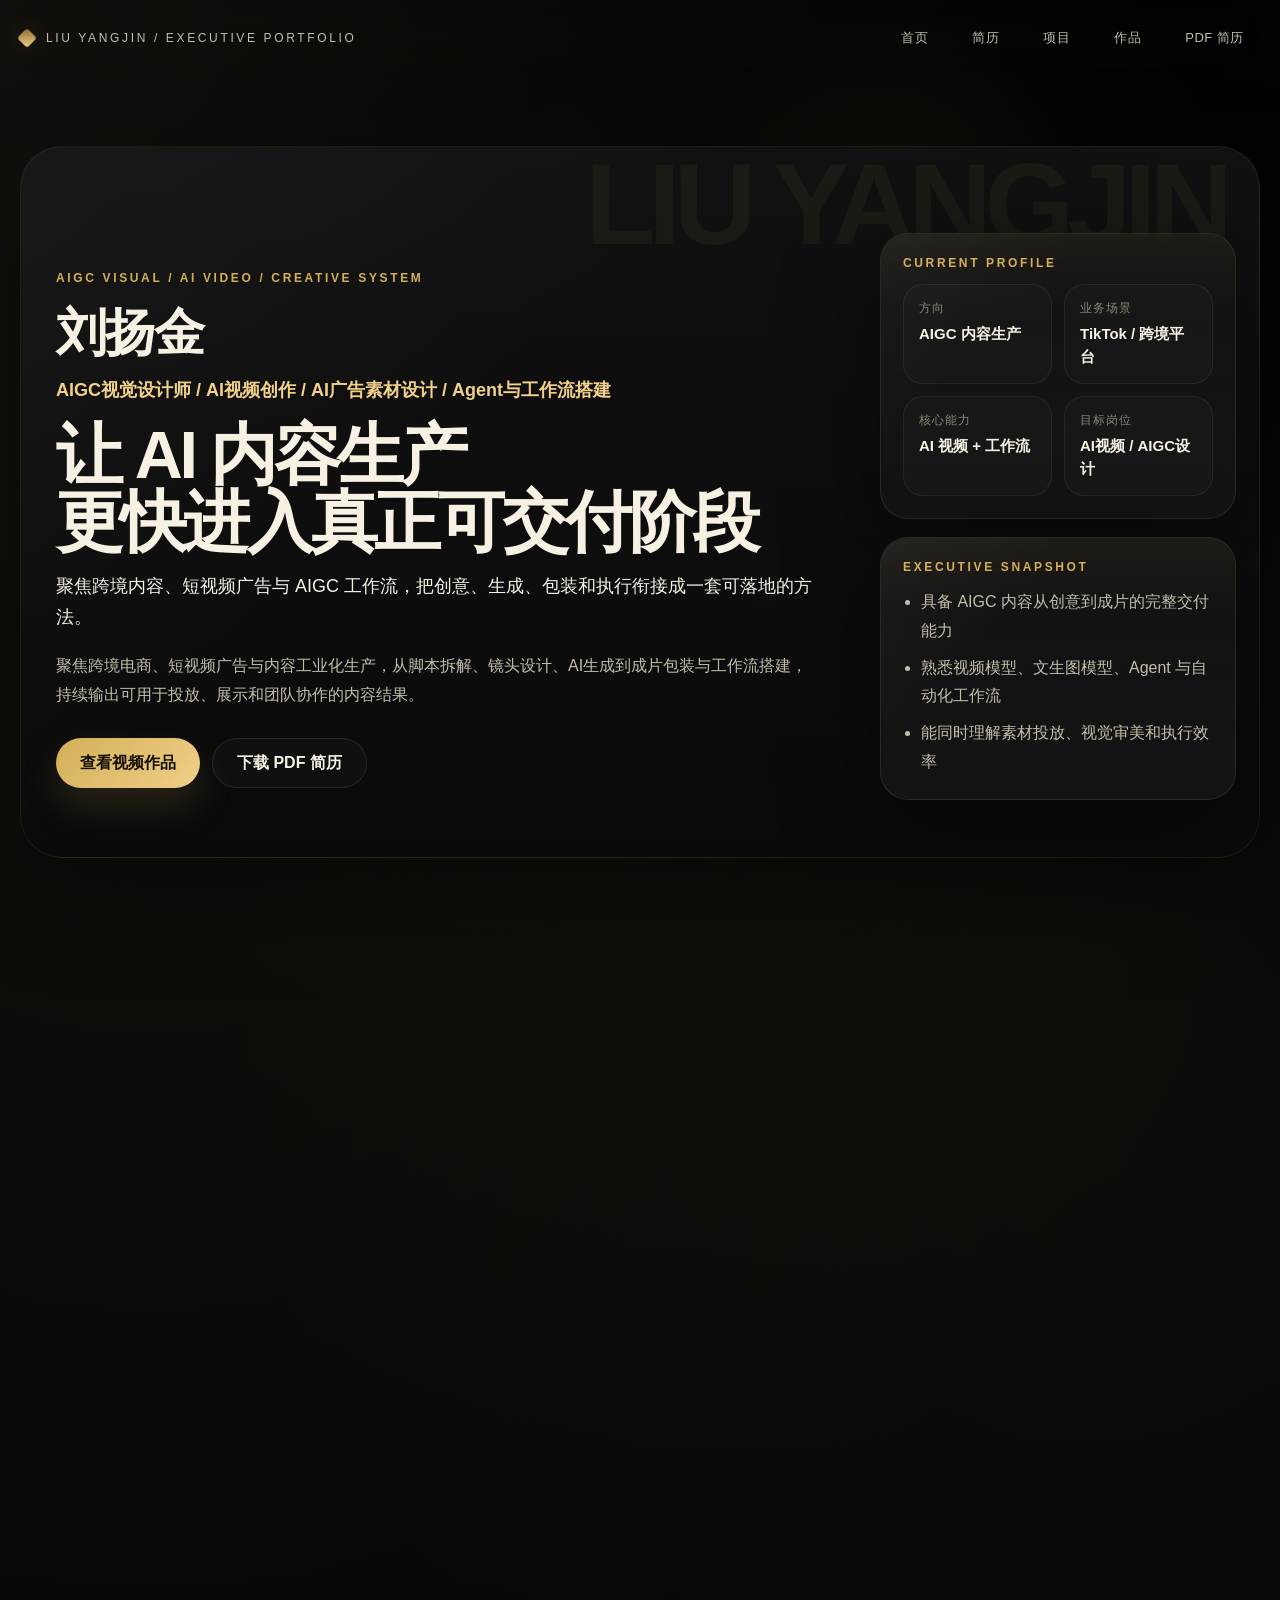
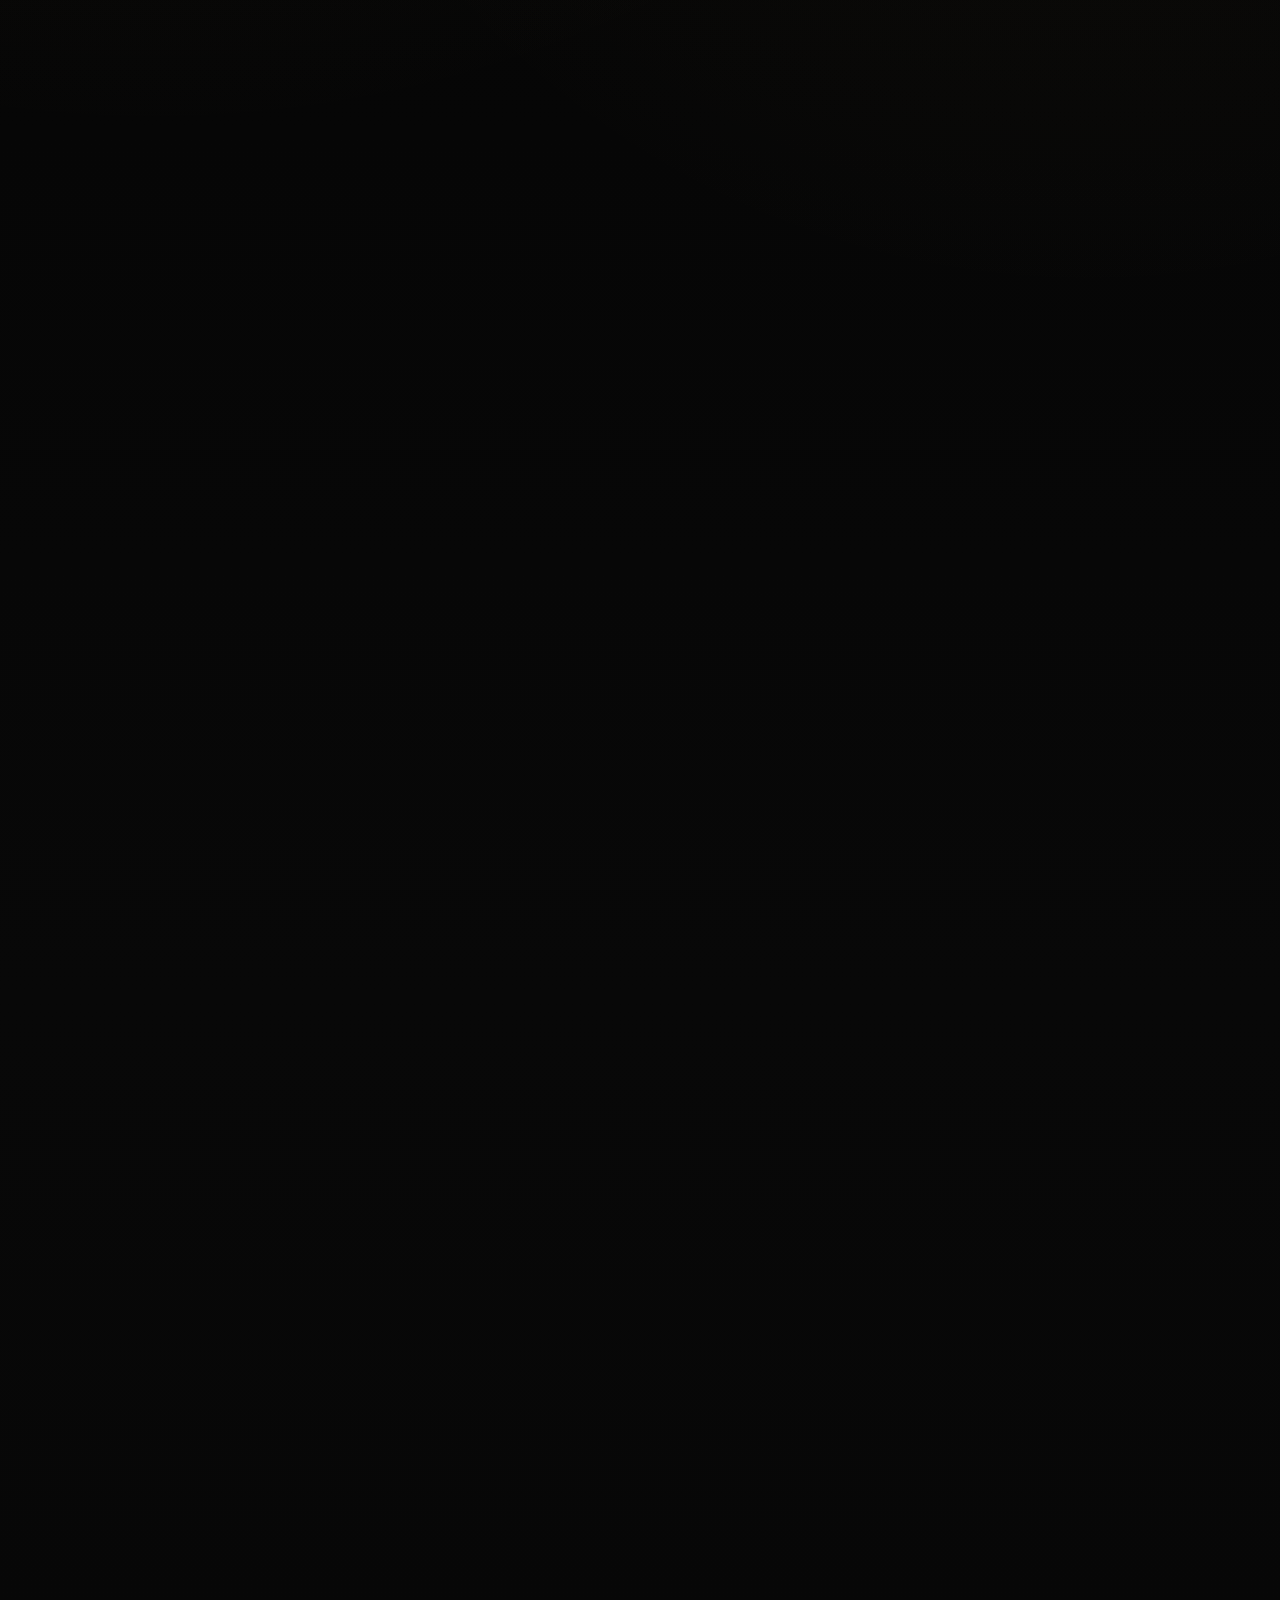
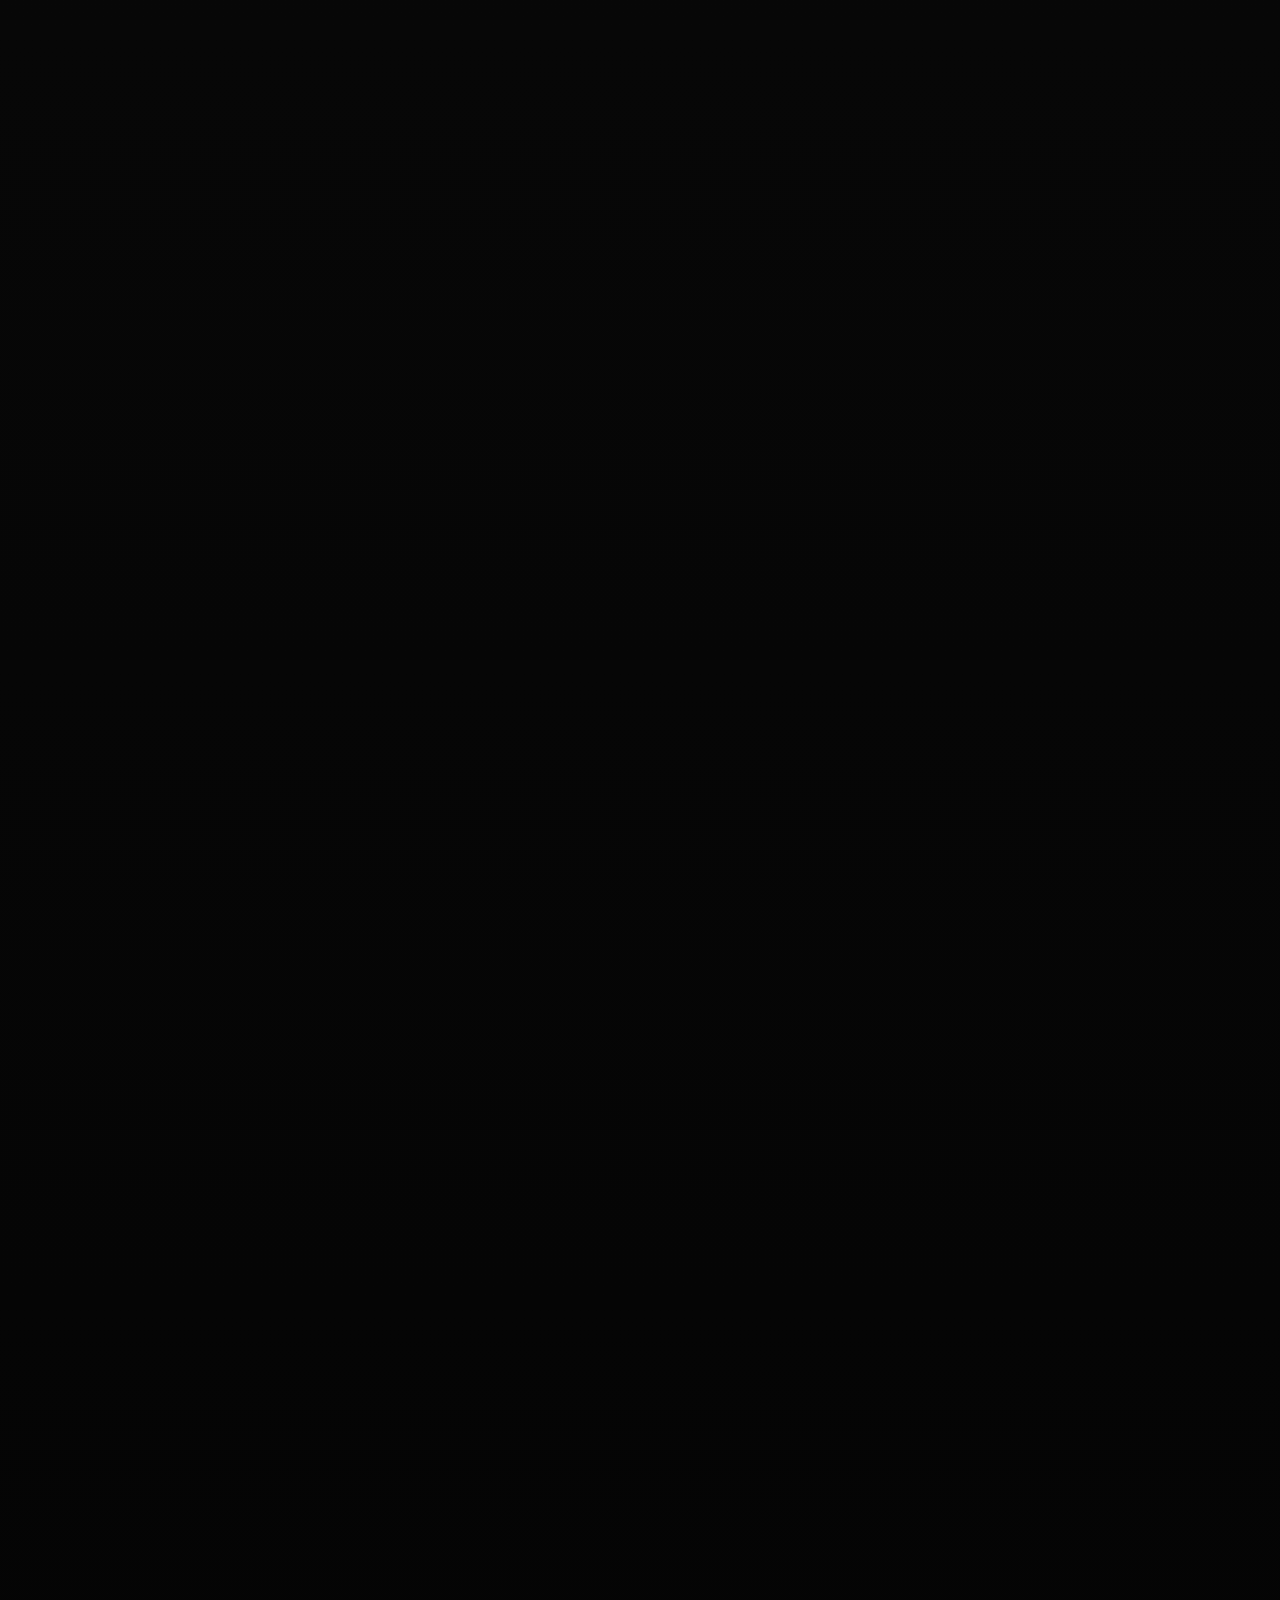
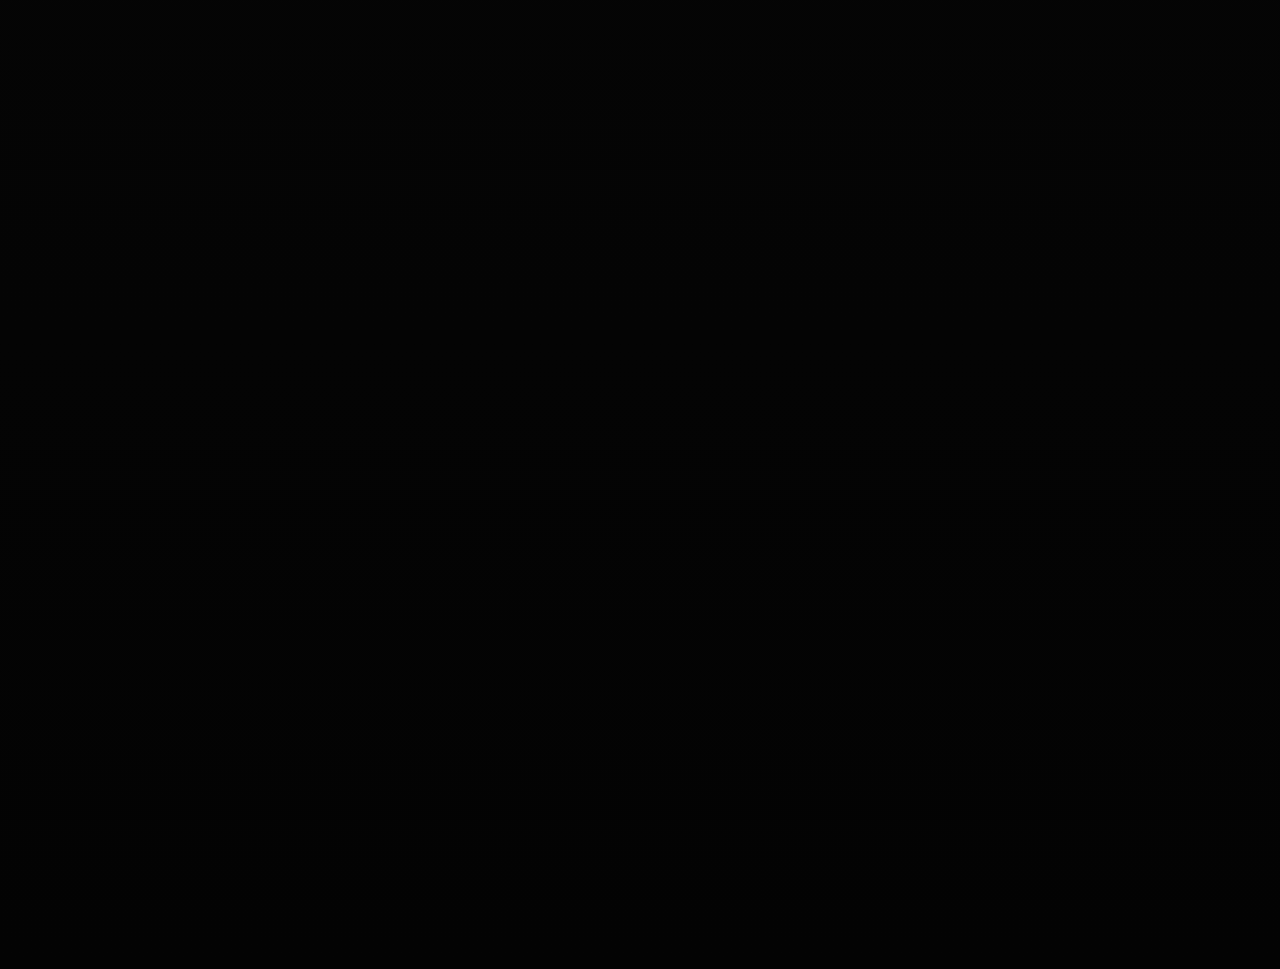
<file: index.html>
<!doctype html>
<html lang="zh-CN">
<head>
  <meta charset="UTF-8">
  <meta name="viewport" content="width=device-width, initial-scale=1.0">
  <title>刘扬金 | AIGC 作品集</title>
  <meta http-equiv="refresh" content="0; url=./portfolio.html">
  <style>
    body {
      margin: 0;
      min-height: 100vh;
      display: grid;
      place-items: center;
      background: #050505;
      color: #f7f1e4;
      font-family: "Microsoft YaHei", "PingFang SC", sans-serif;
    }

    main {
      width: min(560px, calc(100% - 32px));
      padding: 32px;
      border: 1px solid rgba(211, 175, 86, 0.16);
      border-radius: 24px;
      background: rgba(18, 18, 18, 0.95);
      text-align: center;
    }

    a {
      color: #f0d08a;
    }
  </style>
</head>
<body>
  <main>
    <h1>正在进入作品集</h1>
    <p><a href="./portfolio.html">如果没有自动跳转，请点这里打开</a></p>
    <p><a href="./assistant.html">查看原助手页</a></p>
  </main>
</body>
</html>
</file>
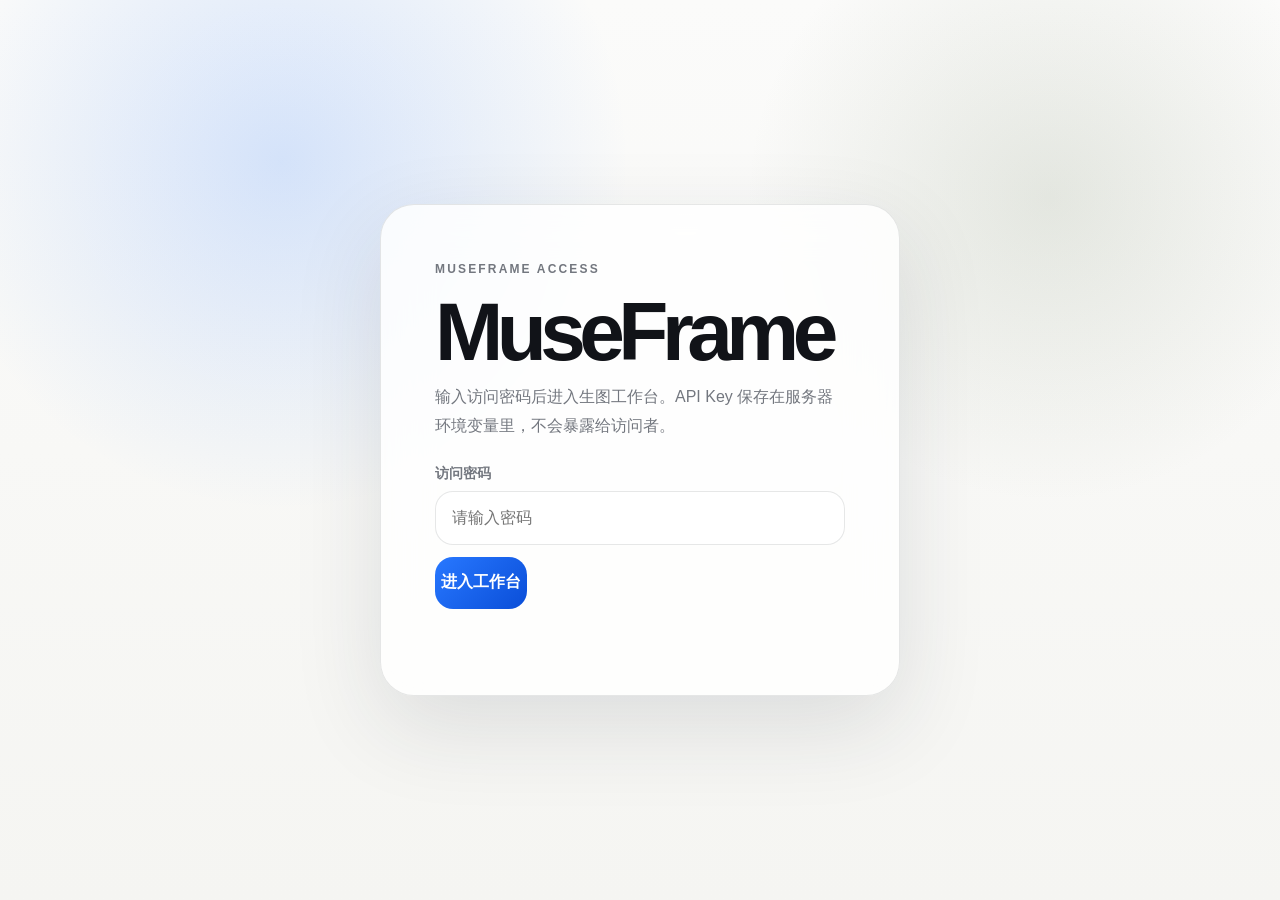
<file: product-image-studio/index.html>
<!doctype html>
<html lang="zh-CN">
<head>
  <meta charset="UTF-8">
  <meta name="viewport" content="width=device-width, initial-scale=1.0">
  <title>MuseFrame</title>
  <link rel="stylesheet" href="./style.css">
</head>
<body>
  <section class="gate" id="gate">
    <div class="gate-card">
      <p class="eyebrow">MUSEFRAME ACCESS</p>
      <h1>MuseFrame</h1>
      <p>输入访问密码后进入生图工作台。API Key 保存在服务器环境变量里，不会暴露给访问者。</p>
      <label>
        <span>访问密码</span>
        <input id="access-password" type="password" placeholder="请输入密码">
      </label>
      <button id="unlock" class="primary" type="button">进入工作台</button>
      <small id="gate-message"></small>
    </div>
  </section>

  <main class="app locked" id="app">
    <section class="hero">
      <div>
        <p class="eyebrow">MUSEFRAME</p>
        <h1>MuseFrame</h1>
        <p class="intro">用提示词生成商品视觉，用参考图重绘商业素材。适合做商品主图、场景图、广告素材和视觉方案草图。</p>
      </div>
      <div class="status-card">
        <span>创作模式</span>
        <strong id="api-status">提示词生成</strong>
        <small>文本生成 / 参考图重绘</small>
        <div class="energy-card" aria-label="余额能量">
          <div class="energy-top">
            <b>余额能量</b>
            <em id="energy-value">86%</em>
          </div>
          <div class="energy-bar">
            <i id="energy-fill"></i>
          </div>
        </div>
      </div>
    </section>

    <section class="studio">
      <div class="composer">
        <label class="upload-card" id="drop-zone" for="reference-file">
          <input id="reference-file" type="file" accept="image/*" multiple>
          <div id="upload-placeholder" class="upload-placeholder">
            <b>拖入参考图</b>
            <span>支持多张图片：产品图、Logo、场景图、材质参考都可以放进来。</span>
          </div>
          <div id="reference-list" class="reference-list"></div>
        </label>

        <label class="prompt-box">
          <span>提示词</span>
          <textarea id="prompt" placeholder="例如：生成一张高级真实的真空压缩收纳袋商品图，暖米白背景，鼠尾草绿文字，产品正面朝前，质感清晰，1:1，电商主图风格。"></textarea>
        </label>

        <div class="settings-row">
          <label>
            <span>比例</span>
            <select id="ratio">
              <option value="1:1">1:1</option>
              <option value="3:4">3:4</option>
              <option value="4:5">4:5</option>
              <option value="9:16">9:16</option>
              <option value="16:9">16:9</option>
            </select>
          </label>
          <label>
            <span>清晰度</span>
            <select id="quality">
              <option value="1k">1K</option>
              <option value="2k" selected>2K</option>
              <option value="4k">4K</option>
              <option value="8k">8K</option>
            </select>
          </label>
          <label>
            <span>替换方式</span>
            <select id="edit-mode">
              <option value="generate">直接生成</option>
              <option value="replace-product">替换产品</option>
              <option value="replace-element">替换元素</option>
              <option value="replace-background">替换背景</option>
              <option value="keep-product">保留产品重做场景</option>
            </select>
          </label>
        </div>

        <label class="prompt-box compact">
          <span>替换要求</span>
          <textarea id="edit-brief" placeholder="例如：保留场景光影，只把画面里的普通收纳袋替换成我的产品；Logo 对准正前方，产品材质保持真实。"></textarea>
        </label>

        <div class="actions">
          <button id="clear" class="secondary" type="button">清空</button>
          <button id="generate" class="primary" type="button">生成图片</button>
        </div>
      </div>

      <div class="result">
        <div class="result-head">
          <span>生成结果</span>
          <b id="mode-label">文生图模式</b>
        </div>
        <div class="image-stage" id="image-stage">
          <div class="empty-state">
            <strong>还没有生成图片</strong>
            <span>输入提示词后点击生成。上传参考图时会自动切换为图生图。</span>
          </div>
        </div>
        <p id="message" class="message">准备就绪。</p>
      </div>
    </section>

    <section class="history-panel">
      <div class="history-title">
        <div>
          <p class="eyebrow">PROMPT LIBRARY</p>
          <h2>提示词记录</h2>
        </div>
        <button id="clear-history" class="secondary" type="button">清空记录</button>
      </div>
      <div id="history-list" class="history-list"></div>
    </section>
  </main>

  <script src="./script.js"></script>
</body>
</html>
</file>
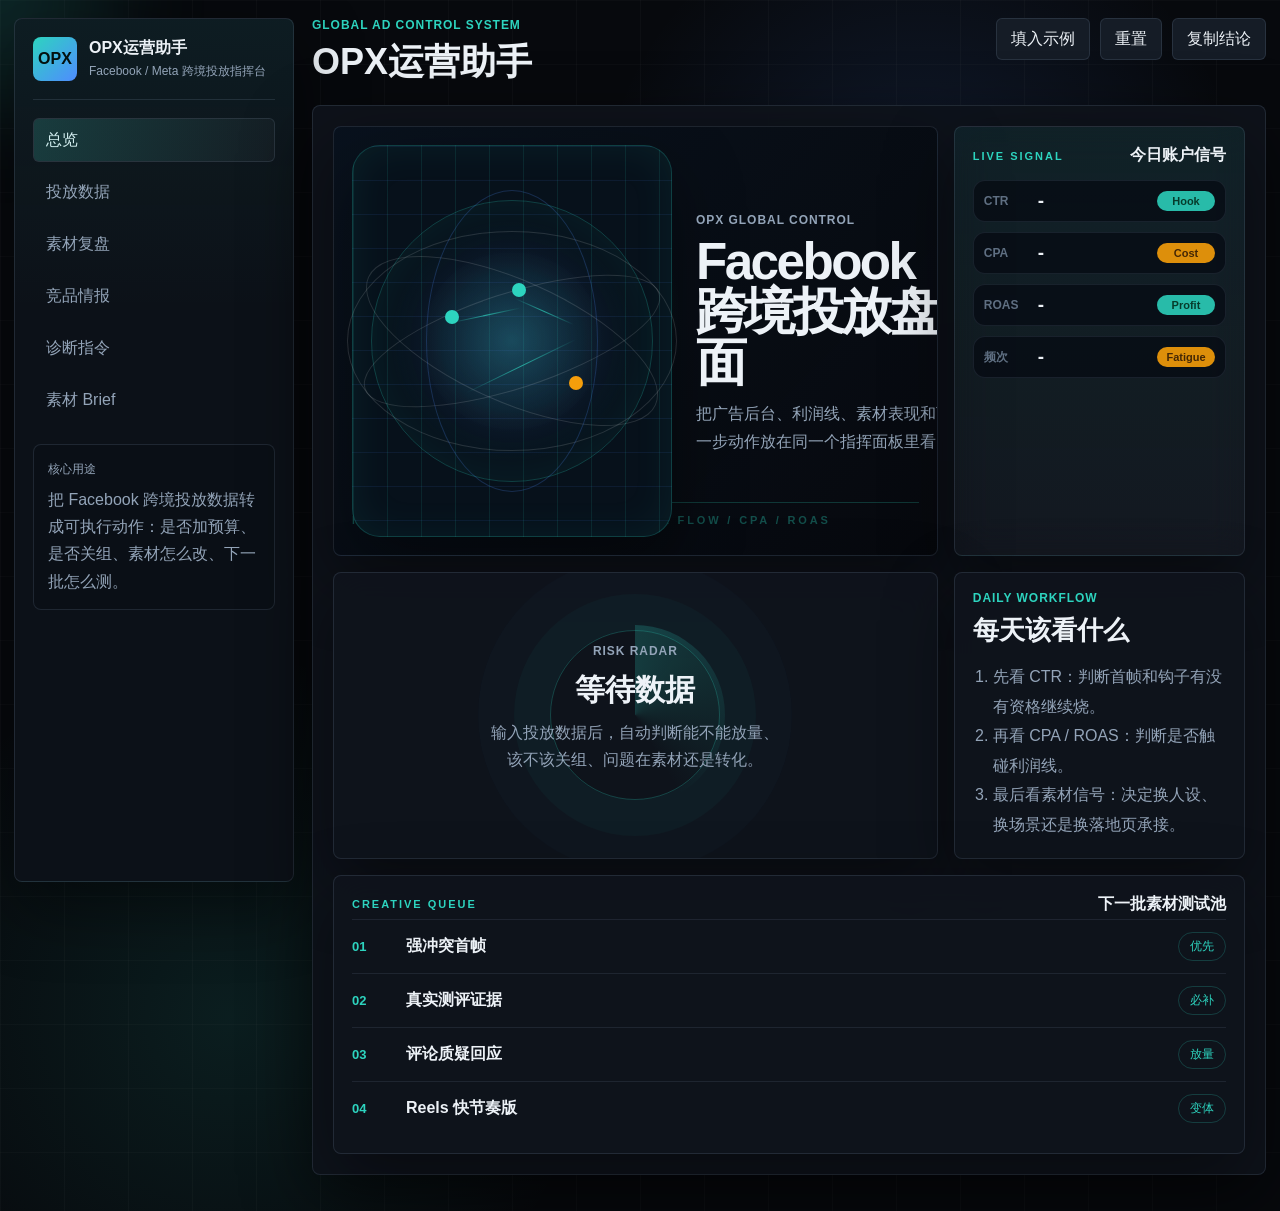
<file: operator.html>
<!doctype html>
<html lang="zh-CN">
<head>
  <meta charset="UTF-8">
  <meta name="viewport" content="width=device-width, initial-scale=1.0">
  <title>OPX运营助手</title>
  <link rel="stylesheet" href="./operator.css">
</head>
<body>
  <div class="cursor-light"></div>
  <main class="opx-shell">
    <aside class="command-side">
      <div class="brand">
        <span class="brand-mark">OPX</span>
        <div>
          <strong>OPX运营助手</strong>
          <small>Facebook / Meta 跨境投放指挥台</small>
        </div>
      </div>

      <nav class="page-tabs" aria-label="页面切换">
        <button class="tab-btn active" type="button" data-page="overview">总览</button>
        <button class="tab-btn" type="button" data-page="campaign">投放数据</button>
        <button class="tab-btn" type="button" data-page="creative">素材复盘</button>
        <button class="tab-btn" type="button" data-page="spy">竞品情报</button>
        <button class="tab-btn" type="button" data-page="diagnosis">诊断指令</button>
        <button class="tab-btn" type="button" data-page="brief">素材 Brief</button>
      </nav>

      <div class="operator-note">
        <span>核心用途</span>
        <p>把 Facebook 跨境投放数据转成可执行动作：是否加预算、是否关组、素材怎么改、下一批怎么测。</p>
      </div>
    </aside>

    <section class="workbench">
      <header class="topbar">
        <div>
          <p class="eyebrow">Global Ad Control System</p>
          <h1>OPX运营助手</h1>
        </div>
        <div class="top-actions">
          <button id="load-demo" type="button">填入示例</button>
          <button id="reset-form" type="button">重置</button>
          <button id="copy-result" type="button">复制结论</button>
        </div>
      </header>

      <form id="ops-form">
        <section class="page-view active" data-page-panel="overview">
          <div class="ops-dashboard">
            <article class="mission-card globe-card">
              <div class="digital-globe" aria-hidden="true">
                <span class="orbit orbit-a"></span>
                <span class="orbit orbit-b"></span>
                <span class="orbit orbit-c"></span>
                <span class="pulse us"></span>
                <span class="pulse eu"></span>
                <span class="pulse sea"></span>
                <span class="route route-a"></span>
                <span class="route route-b"></span>
                <span class="route route-c"></span>
              </div>
              <div class="globe-copy">
                <p class="eyebrow">OPX GLOBAL CONTROL</p>
                <h2>Facebook 跨境投放盘面</h2>
                <p>把广告后台、利润线、素材表现和下一步动作放在同一个指挥面板里看。</p>
              </div>
            </article>

            <article class="mission-card market-tape">
              <div class="tape-head">
                <span>Live Signal</span>
                <strong>今日账户信号</strong>
              </div>
              <div class="ticker-row">
                <span>CTR</span>
                <strong id="home-ctr">待输入</strong>
                <em class="up">Hook</em>
              </div>
              <div class="ticker-row">
                <span>CPA</span>
                <strong id="home-cpa">待输入</strong>
                <em class="watch">Cost</em>
              </div>
              <div class="ticker-row">
                <span>ROAS</span>
                <strong id="home-roas">待输入</strong>
                <em class="up">Profit</em>
              </div>
              <div class="ticker-row">
                <span>频次</span>
                <strong id="home-frequency">待输入</strong>
                <em class="watch">Fatigue</em>
              </div>
            </article>

            <article class="mission-card risk-radar">
              <span class="radar-ring"></span>
              <span class="radar-sweep"></span>
              <div>
                <p class="eyebrow">Risk Radar</p>
                <h3 id="home-risk">等待数据</h3>
                <p id="home-risk-note">输入投放数据后，自动判断能不能放量、该不该关组、问题在素材还是转化。</p>
              </div>
            </article>

            <article class="mission-card command-list">
              <p class="eyebrow">Daily Workflow</p>
              <h3>每天该看什么</h3>
              <ol>
                <li>先看 CTR：判断首帧和钩子有没有资格继续烧。</li>
                <li>再看 CPA / ROAS：判断是否触碰利润线。</li>
                <li>最后看素材信号：决定换人设、换场景还是换落地页承接。</li>
              </ol>
            </article>

            <article class="mission-card asset-board">
              <div class="board-head">
                <span>Creative Queue</span>
                <strong>下一批素材测试池</strong>
              </div>
              <div class="asset-line">
                <b>01</b>
                <span>强冲突首帧</span>
                <em>优先</em>
              </div>
              <div class="asset-line">
                <b>02</b>
                <span>真实测评证据</span>
                <em>必补</em>
              </div>
              <div class="asset-line">
                <b>03</b>
                <span>评论质疑回应</span>
                <em>放量</em>
              </div>
              <div class="asset-line">
                <b>04</b>
                <span>Reels 快节奏版</span>
                <em>变体</em>
              </div>
            </article>
          </div>
        </section>

        <section class="page-view" data-page-panel="campaign">
          <div class="section-title">
            <h2>投放数据</h2>
            <p>重点适配 Facebook / Instagram 跨境广告账户。</p>
          </div>
          <div class="input-grid">
            <label>
              <span>产品名称</span>
              <input name="productName" placeholder="例：高压清洁水枪">
            </label>
            <label>
              <span>产品类目</span>
              <input name="category" placeholder="例：百货 / 家居清洁">
            </label>
            <label>
              <span>目标市场</span>
              <select name="market">
                <option>美国</option>
                <option>英国</option>
                <option>加拿大</option>
                <option>澳洲</option>
                <option>东南亚</option>
                <option>中东</option>
                <option>欧洲</option>
              </select>
            </label>
            <label>
              <span>投放平台</span>
              <select name="platform">
                <option>Facebook / Instagram</option>
                <option>Facebook</option>
                <option>Instagram Reels</option>
                <option>Meta Advantage+</option>
                <option>TikTok</option>
                <option>AppLovin</option>
              </select>
            </label>
            <label>
              <span>投放阶段</span>
              <select name="stage">
                <option>冷启动测试</option>
                <option>起量观察</option>
                <option>稳定放量</option>
                <option>疲劳衰退</option>
              </select>
            </label>
            <label>
              <span>投放目标</span>
              <select name="objective">
                <option>控 CPA</option>
                <option>提高 ROAS</option>
                <option>放量</option>
                <option>拉点击</option>
              </select>
            </label>
            <label>
              <span>花费</span>
              <input name="spend" type="number" min="0" step="0.01" placeholder="500">
            </label>
            <label>
              <span>曝光</span>
              <input name="impressions" type="number" min="0" step="1" placeholder="80000">
            </label>
            <label>
              <span>点击</span>
              <input name="clicks" type="number" min="0" step="1" placeholder="1200">
            </label>
            <label>
              <span>订单 / 转化</span>
              <input name="conversions" type="number" min="0" step="1" placeholder="35">
            </label>
            <label>
              <span>销售额</span>
              <input name="revenue" type="number" min="0" step="0.01" placeholder="1500">
            </label>
            <label>
              <span>目标 CPA</span>
              <input name="targetCpa" type="number" min="0" step="0.01" placeholder="15">
            </label>
            <label>
              <span>商品售价</span>
              <input name="price" type="number" min="0" step="0.01" placeholder="39.99">
            </label>
            <label>
              <span>综合成本</span>
              <input name="cost" type="number" min="0" step="0.01" placeholder="13">
            </label>
            <label>
              <span>昨日 CTR</span>
              <input name="previousCtr" type="number" min="0" step="0.01" placeholder="1.8">
            </label>
            <label>
              <span>频次</span>
              <input name="frequency" type="number" min="0" step="0.01" placeholder="2.3">
            </label>
          </div>
          <button class="primary-command" type="submit">生成诊断</button>
        </section>

        <section class="page-view" data-page-panel="creative">
          <div class="section-title">
            <h2>素材复盘</h2>
            <p>拆开头、产品露出、信任证明和落地页承接。</p>
          </div>
          <div class="input-grid">
            <label>
              <span>素材类型</span>
              <select name="creativeType">
                <option>剧情冲突型</option>
                <option>痛点测评型</option>
                <option>Before / After</option>
                <option>UGC 口播型</option>
                <option>产品演示型</option>
                <option>视觉爽感型</option>
              </select>
            </label>
            <label>
              <span>前三秒钩子</span>
              <select name="hookStrength">
                <option>强：冲突/反差/结果很直给</option>
                <option>中：能看懂但不够刺激</option>
                <option>弱：铺垫多，信息慢</option>
              </select>
            </label>
            <label>
              <span>产品露出</span>
              <select name="productTiming">
                <option>0-3 秒露出</option>
                <option>3-6 秒露出</option>
                <option>6 秒后露出</option>
                <option>露出不清楚</option>
              </select>
            </label>
            <label>
              <span>信任证明</span>
              <select name="trustLevel">
                <option>强：近景细节/真实对比/评论回应</option>
                <option>中：有展示但证据不够</option>
                <option>弱：只有口号或夸张效果</option>
              </select>
            </label>
            <label>
              <span>落地页承接</span>
              <select name="landingMatch">
                <option>强：首屏承接素材痛点</option>
                <option>中：卖点一致但表达不同</option>
                <option>弱：点击后感觉换了一个产品</option>
              </select>
            </label>
            <label>
              <span>评论反馈</span>
              <select name="commentSignal">
                <option>有人问价格/购买方式</option>
                <option>有人质疑真实性</option>
                <option>有人讨论使用场景</option>
                <option>评论少或无有效反馈</option>
              </select>
            </label>
          </div>
          <label class="wide-field">
            <span>素材描述 / 运营观察</span>
            <textarea name="creativeNotes" placeholder="例：前 3 秒点击不错，但中段产品可信度弱；评论有人质疑是否真实有效。"></textarea>
          </label>
          <label class="upload-box">
            <input id="creative-file" name="creativeFile" type="file" accept="image/*,video/*">
            <span>上传素材截图或视频</span>
            <strong id="file-name">未选择文件</strong>
          </label>
        </section>

        <section class="page-view" data-page-panel="spy">
          <div class="section-title">
            <h2>竞品情报</h2>
            <p>适配 PPSPY / BigSpy / Meta Ad Library，用来反推爆款素材和落地页打法。</p>
          </div>
          <div class="spy-console">
            <label class="wide-field">
              <span>竞品广告链接</span>
              <input name="spyUrl" placeholder="例：https://app.ppspy.com/zh/ads/xxxx">
            </label>
            <div class="input-grid">
              <label>
                <span>广告状态</span>
                <select name="spyStatus">
                  <option>疑似在跑量</option>
                  <option>刚起量</option>
                  <option>长期投放</option>
                  <option>已停投</option>
                  <option>不确定</option>
                </select>
              </label>
              <label>
                <span>素材结构</span>
                <select name="spyStructure">
                  <option>痛点冲突 + 产品解决 + 结果展示</option>
                  <option>UGC 口播 + 产品证明</option>
                  <option>Before / After 强对比</option>
                  <option>剧情反转 + 低门槛购买</option>
                  <option>纯产品演示</option>
                </select>
              </label>
              <label>
                <span>首帧强度</span>
                <select name="spyHook">
                  <option>强：一眼知道冲突或结果</option>
                  <option>中：能懂但不够尖</option>
                  <option>弱：铺垫慢，没有停留点</option>
                </select>
              </label>
              <label>
                <span>可复制等级</span>
                <select name="spyCopyLevel">
                  <option>高：结构可复制，画面要重做</option>
                  <option>中：只能借钩子和卖点</option>
                  <option>低：不适合当前产品</option>
                </select>
              </label>
            </div>
            <label class="wide-field">
              <span>你看到的广告信息</span>
              <textarea name="spyNotes" placeholder="复制广告标题、文案、产品卖点、评论反馈、投放地区、落地页价格、你看到的画面重点。"></textarea>
            </label>
            <div class="spy-checklist">
              <article>
                <strong>抄结构，不抄画面</strong>
                <span>保留节奏和心理触发点，人物、场景、台词必须换。</span>
              </article>
              <article>
                <strong>看投放时间</strong>
                <span>长期在跑的素材，比短期爆量更值得拆。</span>
              </article>
              <article>
                <strong>看评论问题</strong>
                <span>用户质疑点就是下一条素材的选题。</span>
              </article>
            </div>
          </div>
          <button class="primary-command" type="submit">生成竞品拆解</button>
        </section>

        <section class="page-view" data-page-panel="diagnosis">
          <div id="scoreboard" class="scoreboard">
            <article><span>CTR</span><strong>-</strong><small>点击率</small></article>
            <article><span>CVR</span><strong>-</strong><small>转化率</small></article>
            <article><span>CPC</span><strong>-</strong><small>点击成本</small></article>
            <article><span>CPA</span><strong>-</strong><small>转化成本</small></article>
            <article><span>ROAS</span><strong>-</strong><small>广告回报</small></article>
            <article><span>毛利 CPA</span><strong>-</strong><small>可承受线</small></article>
          </div>
          <section id="diagnosis" class="diagnosis-panel empty">
            <h2>诊断指令</h2>
            <p>生成后这里会出现生命周期判断、问题定位、预算动作和账户操作建议。</p>
          </section>
        </section>

        <section class="page-view" data-page-panel="brief">
          <section id="brief-output" class="diagnosis-panel empty">
            <h2>下一轮素材 Brief</h2>
            <p>生成后这里会出现给素材团队或 AI 视频创作者看的下一批测试方向。</p>
          </section>
        </section>
      </form>
    </section>
  </main>

  <script src="./operator.js"></script>
</body>
</html>
</file>
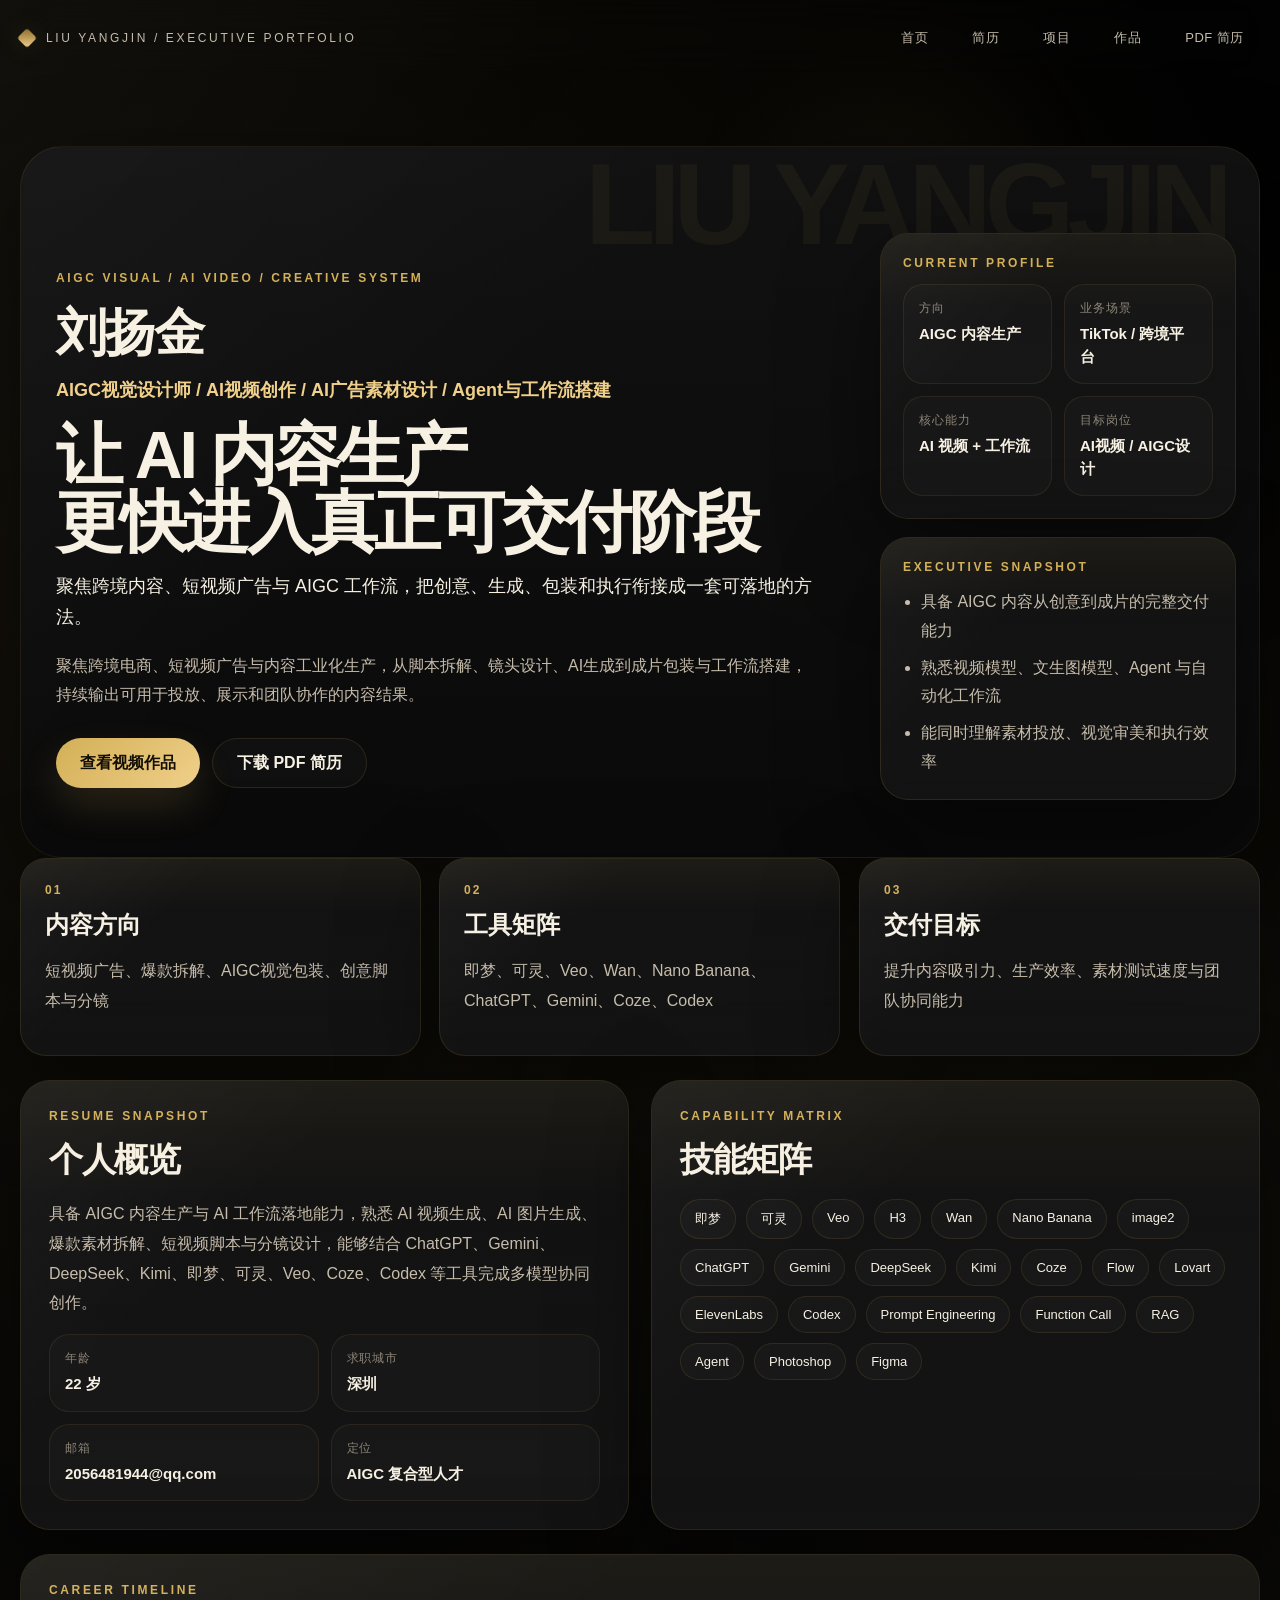
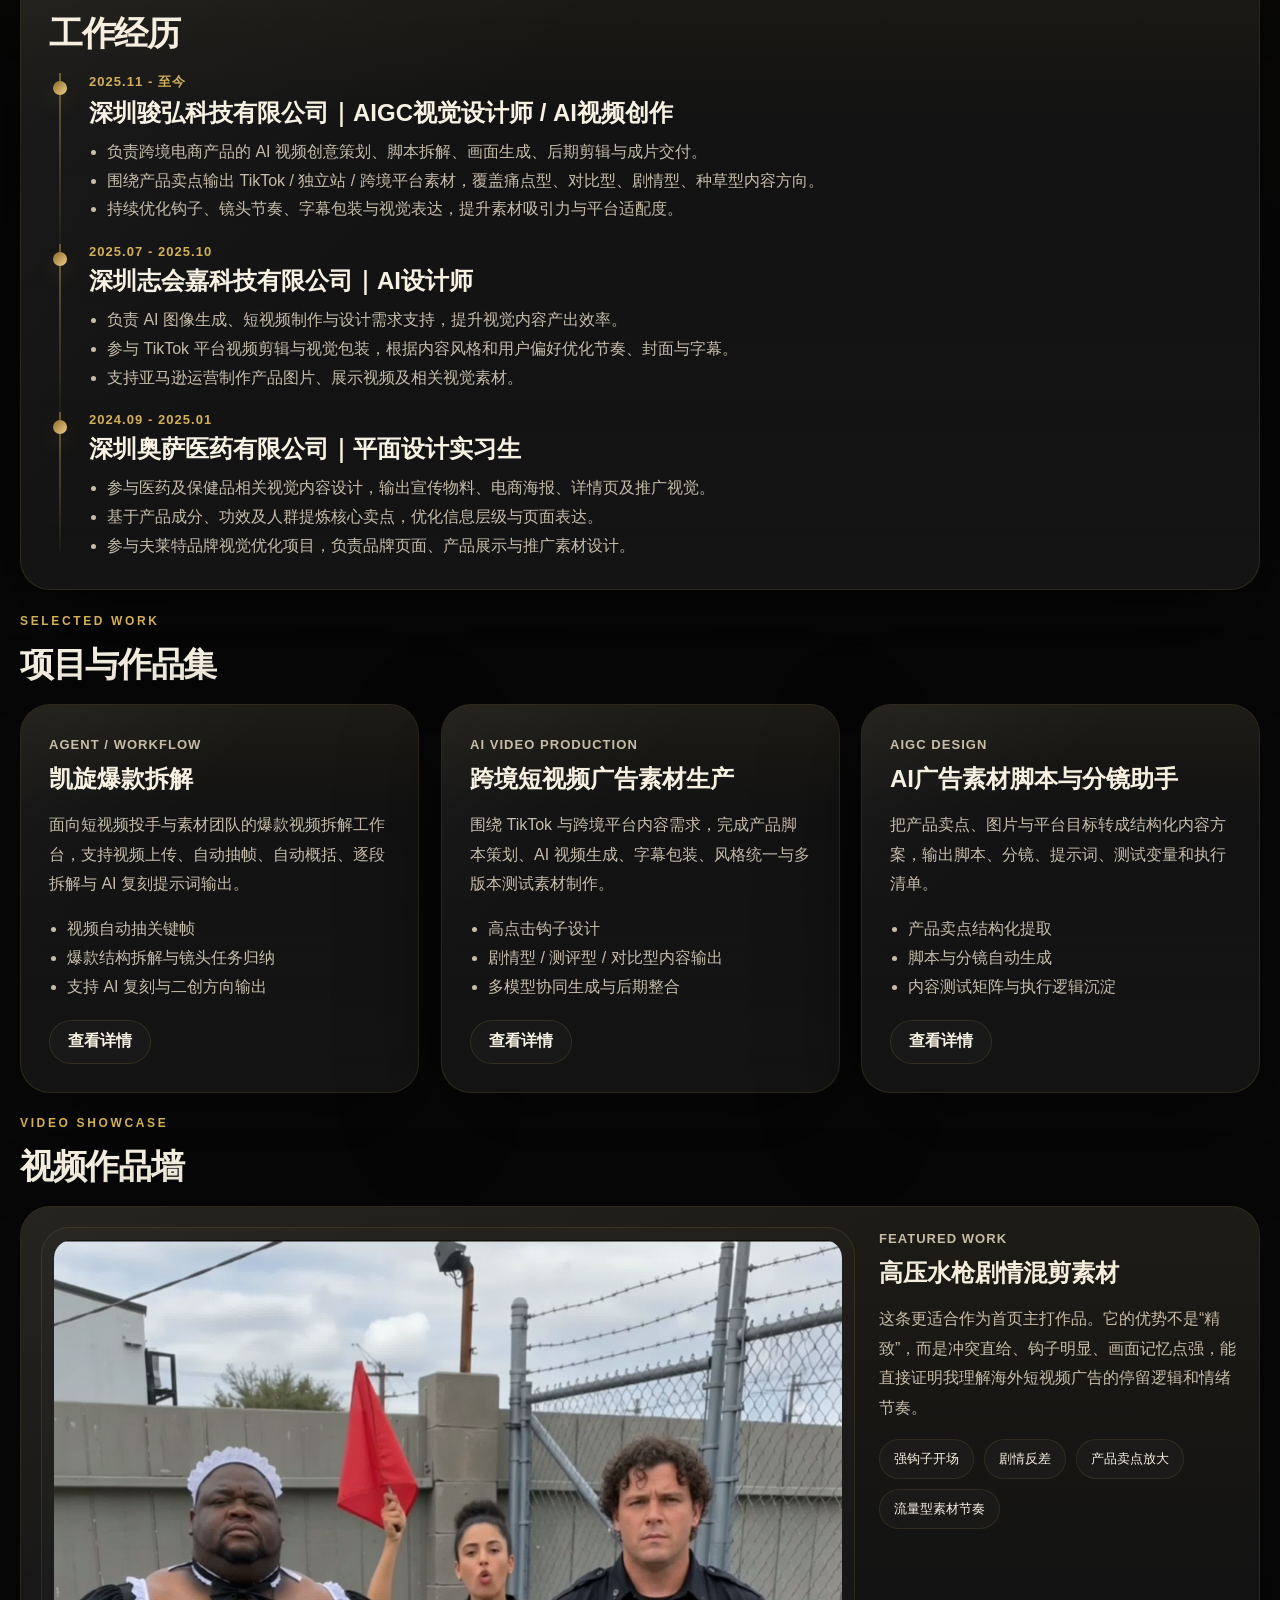
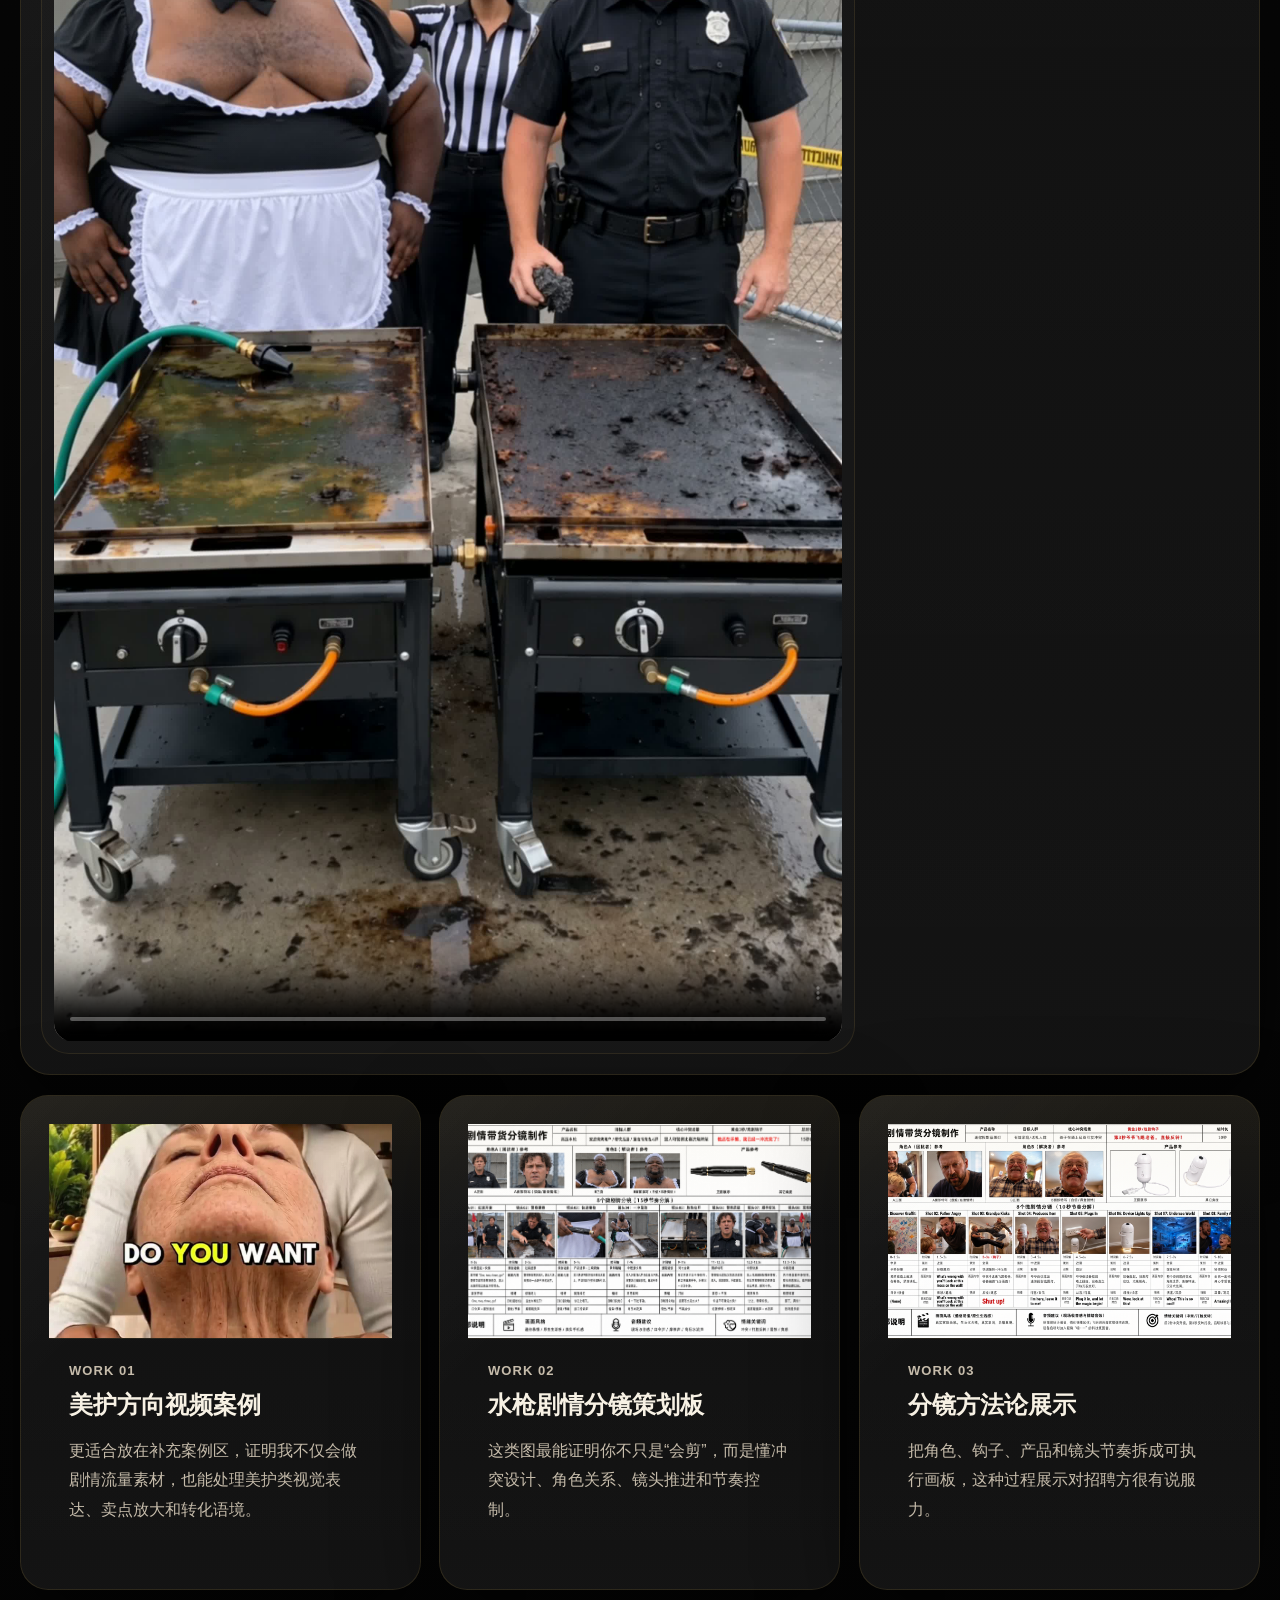
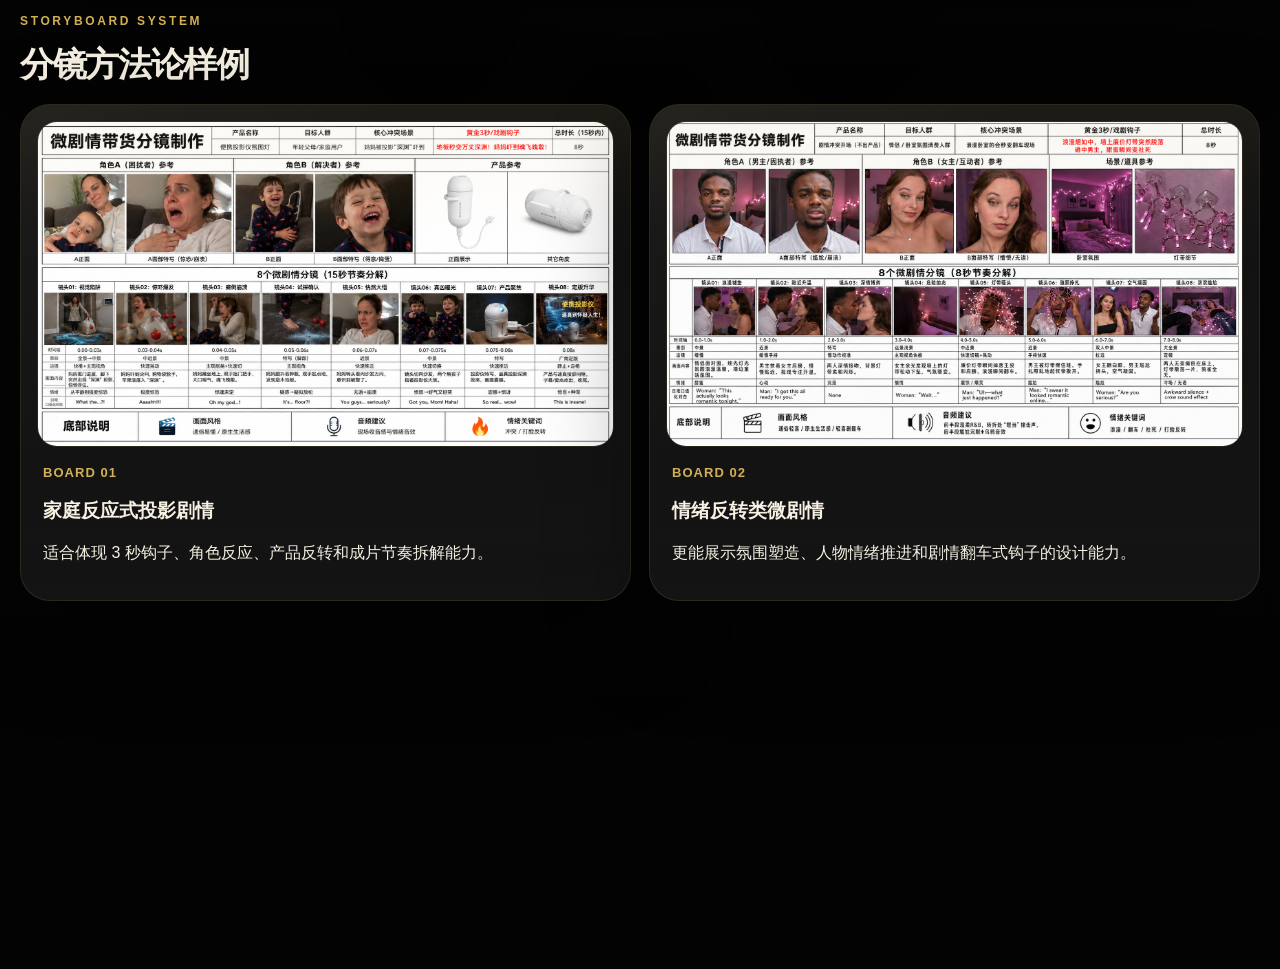
<file: portfolio.html>
<!doctype html>
<html lang="zh-CN">
<head>
  <meta charset="UTF-8">
  <meta name="viewport" content="width=device-width, initial-scale=1.0">
  <title>刘扬金 | AIGC 作品集</title>
  <link rel="stylesheet" href="./portfolio.css">
</head>
<body>
  <div class="cursor-glow"></div>
  <div class="ambient ambient-a"></div>
  <div class="ambient ambient-b"></div>
  <div class="grid-noise"></div>

  <header class="topbar">
    <div class="brand">
      <span class="brand-mark"></span>
      <span>LIU YANGJIN / EXECUTIVE PORTFOLIO</span>
    </div>
    <nav class="topnav">
      <a href="#cover">首页</a>
      <a href="#resume">简历</a>
      <a href="#projects">项目</a>
      <a href="#videos">作品</a>
      <a href="./assets_resume.pdf" target="_blank" rel="noreferrer">PDF 简历</a>
    </nav>
  </header>

  <main class="shell">
    <section id="cover" class="cover-stage reveal">
      <div class="cover-copy">
        <p class="eyebrow">AIGC VISUAL / AI VIDEO / CREATIVE SYSTEM</p>
        <p class="nameplate">刘扬金</p>
        <p class="title-line">AIGC视觉设计师 / AI视频创作 / AI广告素材设计 / Agent与工作流搭建</p>
        <h1>让 AI 内容生产<br>更快进入真正可交付阶段</h1>
        <p class="hero-manifesto">聚焦跨境内容、短视频广告与 AIGC 工作流，把创意、生成、包装和执行衔接成一套可落地的方法。</p>
        <p class="hero-text">
          聚焦跨境电商、短视频广告与内容工业化生产，从脚本拆解、镜头设计、AI生成到成片包装与工作流搭建，持续输出可用于投放、展示和团队协作的内容结果。
        </p>
        <div class="hero-actions">
          <a class="btn btn-primary" href="#videos">查看视频作品</a>
          <a class="btn btn-secondary" href="./assets_resume.pdf" target="_blank" rel="noreferrer">下载 PDF 简历</a>
        </div>
      </div>

      <div class="cover-side">
        <article class="hero-card interactive-card cover-card">
          <p class="card-label">CURRENT PROFILE</p>
          <div class="cover-grid">
            <div class="stat-box">
              <small>方向</small>
              <strong>AIGC 内容生产</strong>
            </div>
            <div class="stat-box">
              <small>业务场景</small>
              <strong>TikTok / 跨境平台</strong>
            </div>
            <div class="stat-box">
              <small>核心能力</small>
              <strong>AI 视频 + 工作流</strong>
            </div>
            <div class="stat-box">
              <small>目标岗位</small>
              <strong>AI视频 / AIGC设计</strong>
            </div>
          </div>
        </article>

        <article class="hero-card interactive-card signal-card">
          <p class="card-label">EXECUTIVE SNAPSHOT</p>
          <ul class="signal-list">
            <li>具备 AIGC 内容从创意到成片的完整交付能力</li>
            <li>熟悉视频模型、文生图模型、Agent 与自动化工作流</li>
            <li>能同时理解素材投放、视觉审美和执行效率</li>
          </ul>
        </article>
      </div>
    </section>

    <section class="metrics-strip reveal">
      <article class="metric-card interactive-card">
        <span>01</span>
        <strong>内容方向</strong>
        <p>短视频广告、爆款拆解、AIGC视觉包装、创意脚本与分镜</p>
      </article>
      <article class="metric-card interactive-card">
        <span>02</span>
        <strong>工具矩阵</strong>
        <p>即梦、可灵、Veo、Wan、Nano Banana、ChatGPT、Gemini、Coze、Codex</p>
      </article>
      <article class="metric-card interactive-card">
        <span>03</span>
        <strong>交付目标</strong>
        <p>提升内容吸引力、生产效率、素材测试速度与团队协同能力</p>
      </article>
    </section>

    <section id="resume" class="resume-grid">
      <article class="panel reveal interactive-card">
        <div class="section-head">
          <p class="kicker">Resume Snapshot</p>
          <h2>个人概览</h2>
        </div>
        <p class="section-text">
          具备 AIGC 内容生产与 AI 工作流落地能力，熟悉 AI 视频生成、AI 图片生成、爆款素材拆解、短视频脚本与分镜设计，能够结合 ChatGPT、Gemini、DeepSeek、Kimi、即梦、可灵、Veo、Coze、Codex 等工具完成多模型协同创作。
        </p>
        <div class="info-grid">
          <div>
            <span>年龄</span>
            <strong>22 岁</strong>
          </div>
          <div>
            <span>求职城市</span>
            <strong>深圳</strong>
          </div>
          <div>
            <span>邮箱</span>
            <strong>2056481944@qq.com</strong>
          </div>
          <div>
            <span>定位</span>
            <strong>AIGC 复合型人才</strong>
          </div>
        </div>
      </article>

      <article class="panel reveal interactive-card">
        <div class="section-head">
          <p class="kicker">Capability Matrix</p>
          <h2>技能矩阵</h2>
        </div>
        <div class="skills-cloud">
          <span>即梦</span>
          <span>可灵</span>
          <span>Veo</span>
          <span>H3</span>
          <span>Wan</span>
          <span>Nano Banana</span>
          <span>image2</span>
          <span>ChatGPT</span>
          <span>Gemini</span>
          <span>DeepSeek</span>
          <span>Kimi</span>
          <span>Coze</span>
          <span>Flow</span>
          <span>Lovart</span>
          <span>ElevenLabs</span>
          <span>Codex</span>
          <span>Prompt Engineering</span>
          <span>Function Call</span>
          <span>RAG</span>
          <span>Agent</span>
          <span>Photoshop</span>
          <span>Figma</span>
        </div>
      </article>
    </section>

    <section class="timeline-section panel reveal interactive-card">
      <div class="section-head">
        <p class="kicker">Career Timeline</p>
        <h2>工作经历</h2>
      </div>
      <div class="timeline">
        <article class="timeline-item">
          <div class="timeline-mark"></div>
          <div class="timeline-body">
            <p class="timeline-time">2025.11 - 至今</p>
            <h3>深圳骏弘科技有限公司｜AIGC视觉设计师 / AI视频创作</h3>
            <ul>
              <li>负责跨境电商产品的 AI 视频创意策划、脚本拆解、画面生成、后期剪辑与成片交付。</li>
              <li>围绕产品卖点输出 TikTok / 独立站 / 跨境平台素材，覆盖痛点型、对比型、剧情型、种草型内容方向。</li>
              <li>持续优化钩子、镜头节奏、字幕包装与视觉表达，提升素材吸引力与平台适配度。</li>
            </ul>
          </div>
        </article>

        <article class="timeline-item">
          <div class="timeline-mark"></div>
          <div class="timeline-body">
            <p class="timeline-time">2025.07 - 2025.10</p>
            <h3>深圳志会嘉科技有限公司｜AI设计师</h3>
            <ul>
              <li>负责 AI 图像生成、短视频制作与设计需求支持，提升视觉内容产出效率。</li>
              <li>参与 TikTok 平台视频剪辑与视觉包装，根据内容风格和用户偏好优化节奏、封面与字幕。</li>
              <li>支持亚马逊运营制作产品图片、展示视频及相关视觉素材。</li>
            </ul>
          </div>
        </article>

        <article class="timeline-item">
          <div class="timeline-mark"></div>
          <div class="timeline-body">
            <p class="timeline-time">2024.09 - 2025.01</p>
            <h3>深圳奥萨医药有限公司｜平面设计实习生</h3>
            <ul>
              <li>参与医药及保健品相关视觉内容设计，输出宣传物料、电商海报、详情页及推广视觉。</li>
              <li>基于产品成分、功效及人群提炼核心卖点，优化信息层级与页面表达。</li>
              <li>参与夫莱特品牌视觉优化项目，负责品牌页面、产品展示与推广素材设计。</li>
            </ul>
          </div>
        </article>
      </div>
    </section>

    <section id="projects" class="projects-section">
      <div class="section-head reveal">
        <p class="kicker">Selected Work</p>
        <h2>项目与作品集</h2>
      </div>

      <div class="project-grid">
        <article
          class="project-card panel reveal interactive-card project-trigger"
          data-title="凯旋爆款拆解"
          data-type="Agent / Workflow"
          data-summary="面向短视频投手与素材团队的爆款视频拆解工作台，支持视频上传、自动抽帧、自动概括、逐段拆解与 AI 复刻提示词输出。"
          data-points="视频自动抽关键帧|爆款结构拆解与镜头任务归纳|支持 AI 复刻与二创方向输出"
          data-role="产品定义、页面规划、工作流梳理、提示词结构设计"
          data-value="把原本依赖人工描述的视频拆解流程，升级成更像真正助手的半自动工作台。"
        >
          <p class="project-type">Agent / Workflow</p>
          <h3>凯旋爆款拆解</h3>
          <p>
            面向短视频投手与素材团队的爆款视频拆解工作台，支持视频上传、自动抽帧、自动概括、逐段拆解与 AI 复刻提示词输出。
          </p>
          <ul>
            <li>视频自动抽关键帧</li>
            <li>爆款结构拆解与镜头任务归纳</li>
            <li>支持 AI 复刻与二创方向输出</li>
          </ul>
          <button class="ghost-btn" type="button">查看详情</button>
        </article>

        <article
          class="project-card panel reveal interactive-card project-trigger"
          data-title="跨境短视频广告素材生产"
          data-type="AI Video Production"
          data-summary="围绕 TikTok 与跨境平台内容需求，完成产品脚本策划、AI 视频生成、字幕包装、风格统一与多版本测试素材制作。"
          data-points="高点击钩子设计|剧情型 / 测评型 / 对比型内容输出|多模型协同生成与后期整合"
          data-role="创意策划、提示词设计、分镜把控、视觉包装"
          data-value="把 AI 生成内容真正对齐到广告素材生产，不只是展示型视频。"
        >
          <p class="project-type">AI Video Production</p>
          <h3>跨境短视频广告素材生产</h3>
          <p>
            围绕 TikTok 与跨境平台内容需求，完成产品脚本策划、AI 视频生成、字幕包装、风格统一与多版本测试素材制作。
          </p>
          <ul>
            <li>高点击钩子设计</li>
            <li>剧情型 / 测评型 / 对比型内容输出</li>
            <li>多模型协同生成与后期整合</li>
          </ul>
          <button class="ghost-btn" type="button">查看详情</button>
        </article>

        <article
          class="project-card panel reveal interactive-card project-trigger"
          data-title="AI广告素材脚本与分镜助手"
          data-type="AIGC Design"
          data-summary="把产品卖点、图片与平台目标转成结构化内容方案，输出脚本、分镜、提示词、测试变量和执行清单。"
          data-points="产品卖点结构化提取|脚本与分镜自动生成|内容测试矩阵与执行逻辑沉淀"
          data-role="需求梳理、页面设计、内容结构设计、落地逻辑定义"
          data-value="让脚本和分镜输出更标准化，减少团队沟通成本，提高内容生产稳定性。"
        >
          <p class="project-type">AIGC Design</p>
          <h3>AI广告素材脚本与分镜助手</h3>
          <p>
            把产品卖点、图片与平台目标转成结构化内容方案，输出脚本、分镜、提示词、测试变量和执行清单。
          </p>
          <ul>
            <li>产品卖点结构化提取</li>
            <li>脚本与分镜自动生成</li>
            <li>内容测试矩阵与执行逻辑沉淀</li>
          </ul>
          <button class="ghost-btn" type="button">查看详情</button>
        </article>
      </div>
    </section>

    <section id="videos" class="videos-showcase reveal">
      <div class="section-head">
        <p class="kicker">Video Showcase</p>
        <h2>视频作品墙</h2>
      </div>

      <div class="video-stage panel interactive-card">
        <div class="video-player-wrap">
          <video controls preload="metadata" poster="./portfolio_media/watergun_thumb.jpg">
            <source src="./portfolio_media/watergun_mix_web.mp4" type="video/mp4">
          </video>
        </div>
        <div class="video-copy">
          <p class="video-label">Featured Work</p>
          <h3>高压水枪剧情混剪素材</h3>
          <p>
            这条更适合作为首页主打作品。它的优势不是“精致”，而是冲突直给、钩子明显、画面记忆点强，能直接证明我理解海外短视频广告的停留逻辑和情绪节奏。
          </p>
          <div class="video-points">
            <span>强钩子开场</span>
            <span>剧情反差</span>
            <span>产品卖点放大</span>
            <span>流量型素材节奏</span>
          </div>
        </div>
      </div>

      <div class="video-wall">
        <article class="video-wall-card panel interactive-card">
          <img class="video-wall-cover-image" src="./portfolio_media/sun03_thumb.jpg" alt="sun03 preview">
          <div class="video-wall-body">
            <p class="video-label">Work 01</p>
            <h3>美护方向视频案例</h3>
            <p>更适合放在补充案例区，证明我不仅会做剧情流量素材，也能处理美护类视觉表达、卖点放大和转化语境。</p>
          </div>
        </article>
        <article class="video-wall-card panel interactive-card">
          <img class="video-wall-cover-image" src="./portfolio_media/board_watergun.png" alt="watergun storyboard">
          <div class="video-wall-body">
            <p class="video-label">Work 02</p>
            <h3>水枪剧情分镜策划板</h3>
            <p>这类图最能证明你不只是“会剪”，而是懂冲突设计、角色关系、镜头推进和节奏控制。</p>
          </div>
        </article>
        <article class="video-wall-card panel interactive-card">
          <img class="video-wall-cover-image" src="./portfolio_media/board_grandpa.png" alt="grandpa storyboard">
          <div class="video-wall-body">
            <p class="video-label">Work 03</p>
            <h3>分镜方法论展示</h3>
            <p>把角色、钩子、产品和镜头节奏拆成可执行画板，这种过程展示对招聘方很有说服力。</p>
          </div>
        </article>
      </div>
    </section>

    <section class="storyboard-section reveal">
      <div class="section-head">
        <p class="kicker">Storyboard System</p>
        <h2>分镜方法论样例</h2>
      </div>
      <div class="storyboard-grid">
        <article class="storyboard-card panel interactive-card">
          <img src="./portfolio_media/board_mom.png" alt="妈妈投影分镜">
          <div class="storyboard-copy">
            <p class="video-label">Board 01</p>
            <h3>家庭反应式投影剧情</h3>
            <p>适合体现 3 秒钩子、角色反应、产品反转和成片节奏拆解能力。</p>
          </div>
        </article>
        <article class="storyboard-card panel interactive-card">
          <img src="./portfolio_media/board_lights.png" alt="卧室灯带分镜">
          <div class="storyboard-copy">
            <p class="video-label">Board 02</p>
            <h3>情绪反转类微剧情</h3>
            <p>更能展示氛围塑造、人物情绪推进和剧情翻车式钩子的设计能力。</p>
          </div>
        </article>
      </div>
    </section>

    <section class="education-section panel reveal interactive-card">
      <div class="section-head">
        <p class="kicker">Education</p>
        <h2>教育经历</h2>
      </div>
      <p class="section-text">
        大理大学｜视觉传达设计｜本科｜2021 - 2025
      </p>
      <p class="section-text muted">
        专业排名前 10%，主修：平面设计、包装设计、标志设计、字体设计、版式设计。
      </p>
    </section>
  </main>

  <div class="project-modal" aria-hidden="true">
    <div class="modal-backdrop" data-close-modal></div>
    <div class="modal-panel">
      <button class="modal-close" type="button" data-close-modal>×</button>
      <p class="modal-type"></p>
      <h3 class="modal-title"></h3>
      <p class="modal-summary"></p>
      <div class="modal-block">
        <span>核心内容</span>
        <ul class="modal-points"></ul>
      </div>
      <div class="modal-meta">
        <div>
          <span>我的职责</span>
          <strong class="modal-role"></strong>
        </div>
        <div>
          <span>项目价值</span>
          <strong class="modal-value"></strong>
        </div>
      </div>
    </div>
  </div>

  <script src="./portfolio.js"></script>
</body>
</html>
</file>
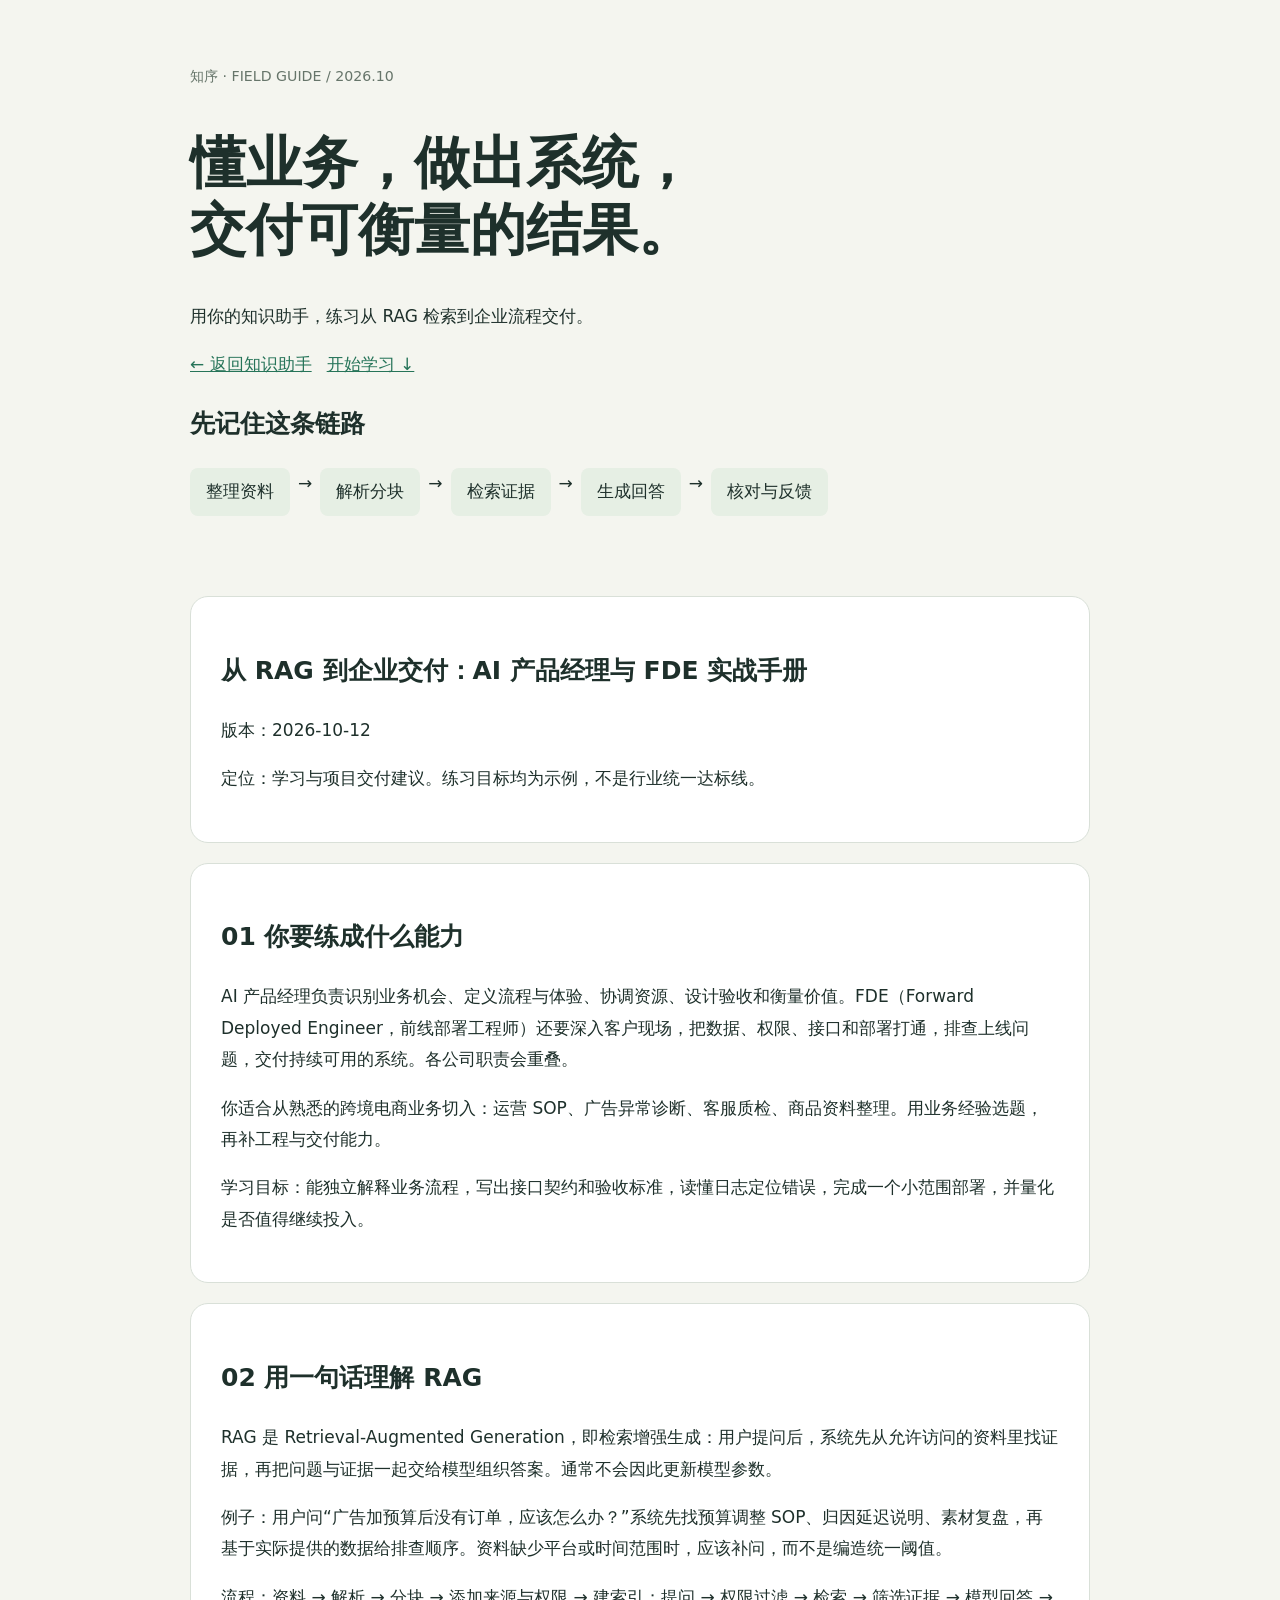
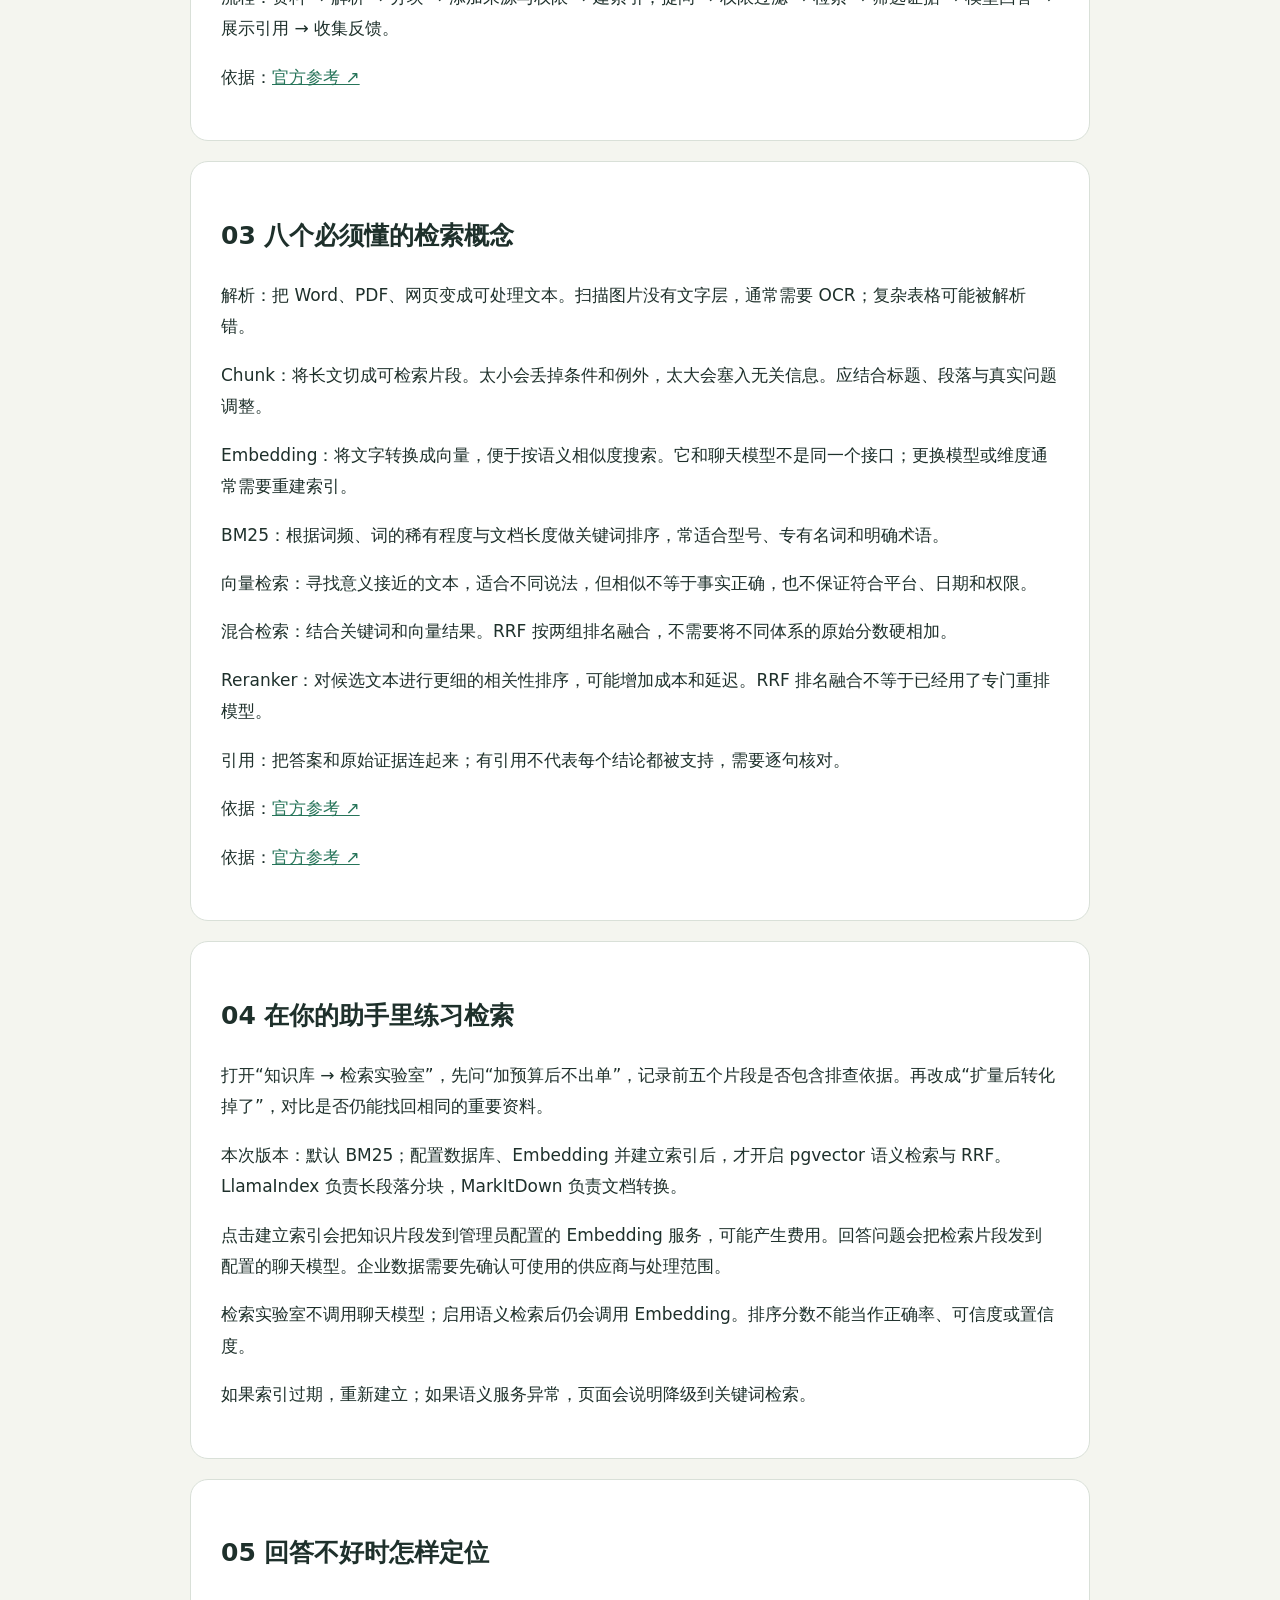
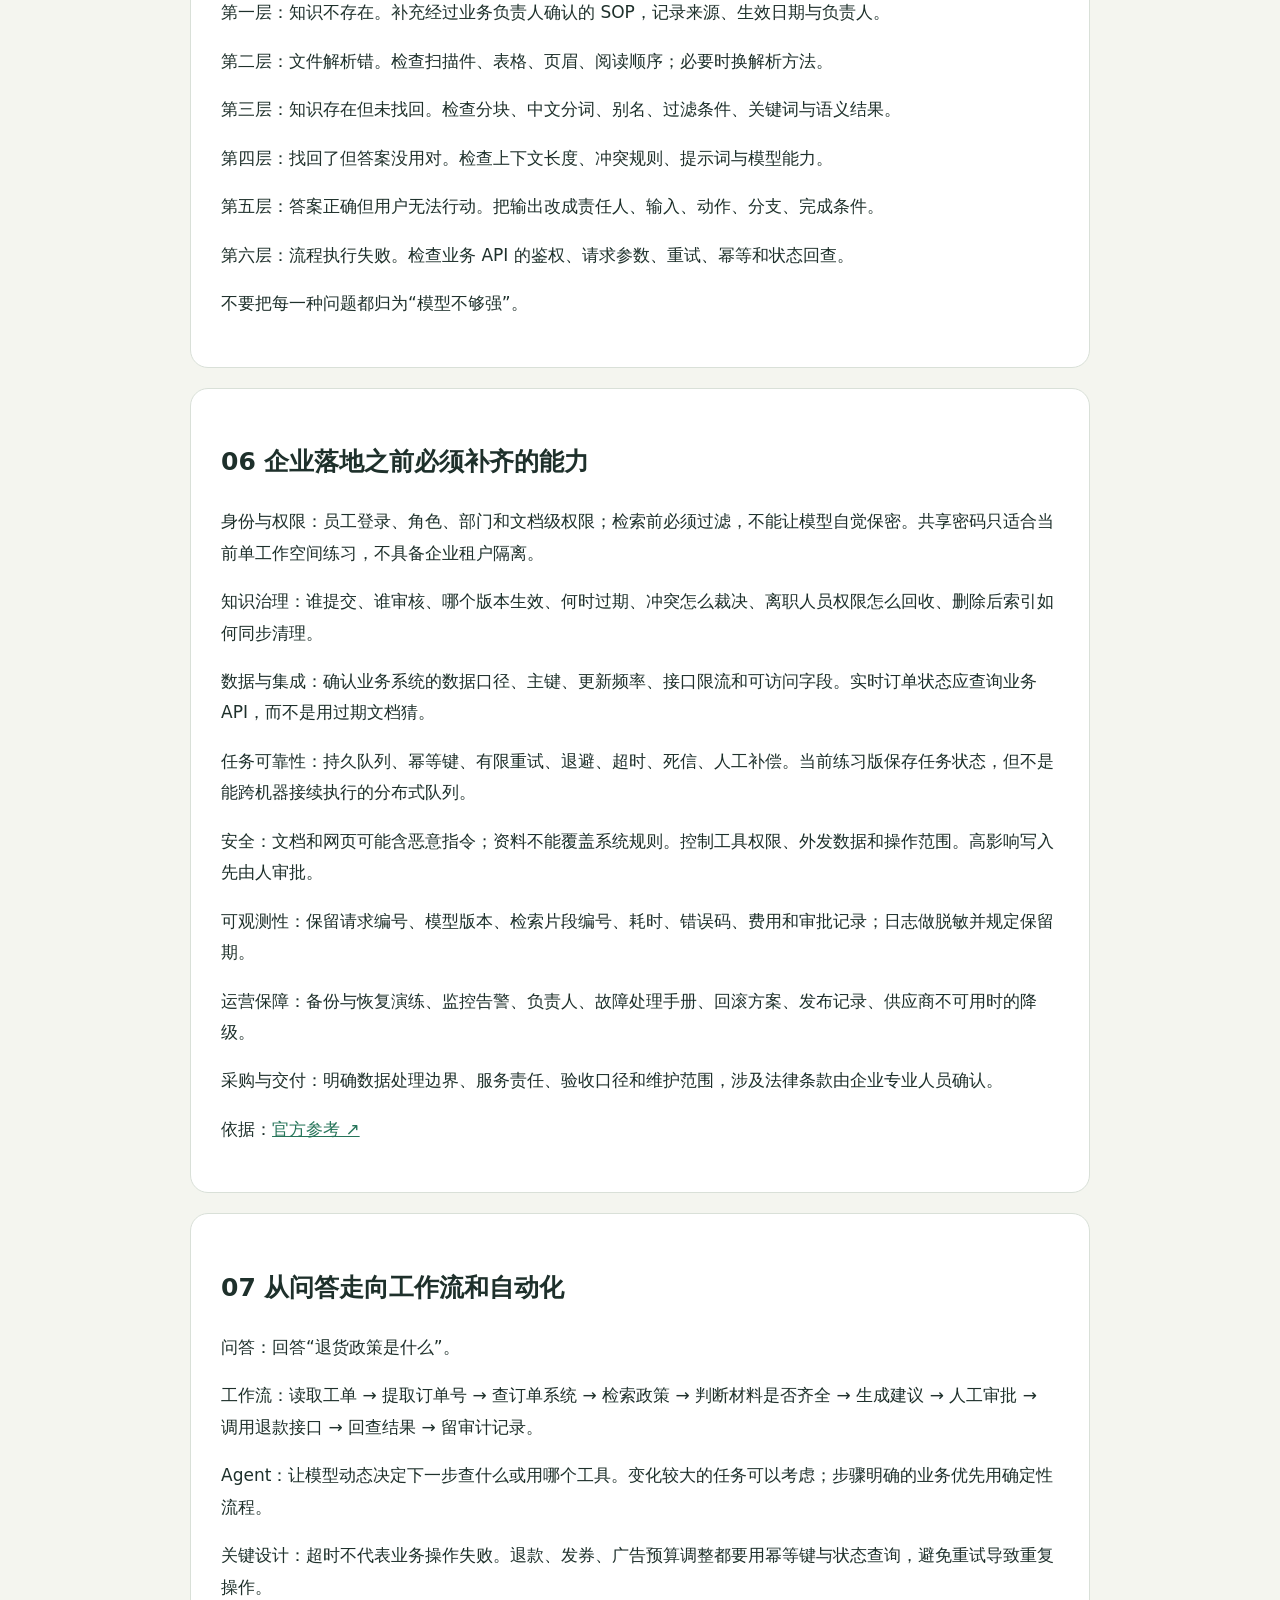
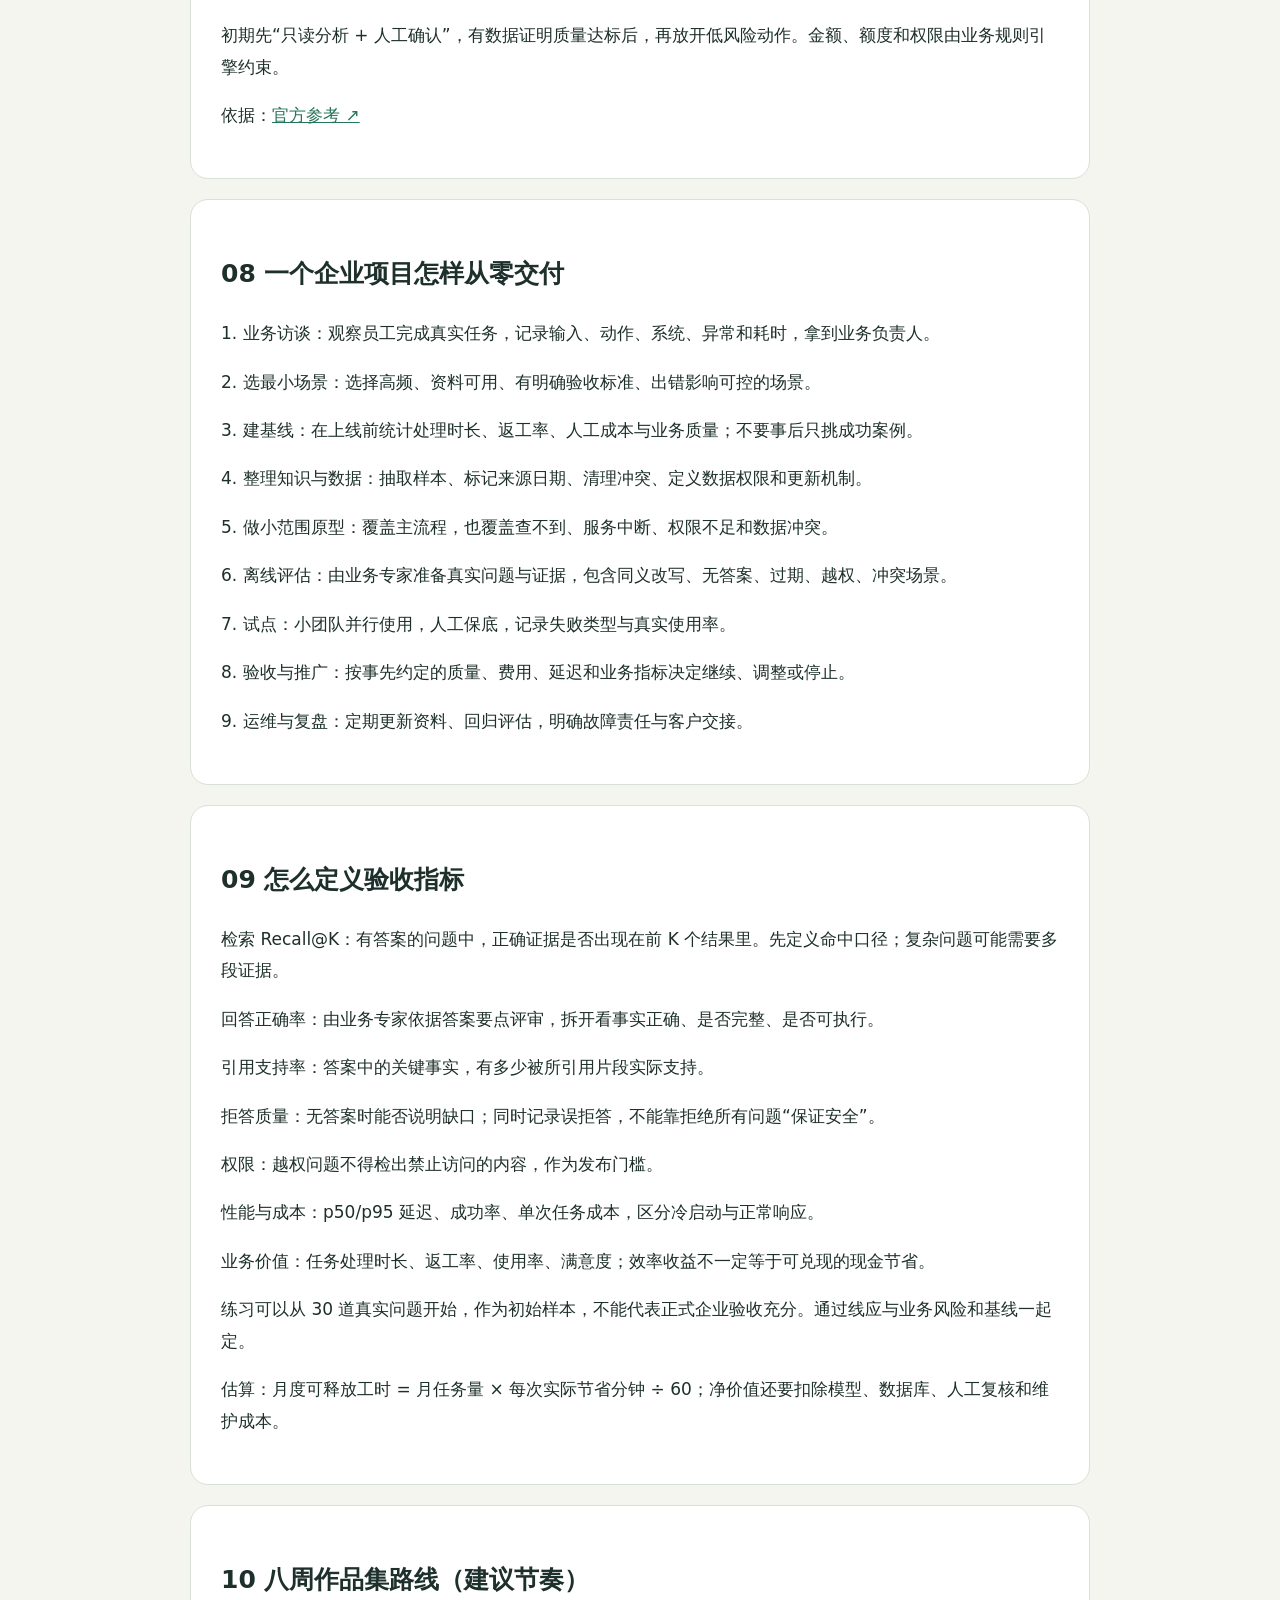
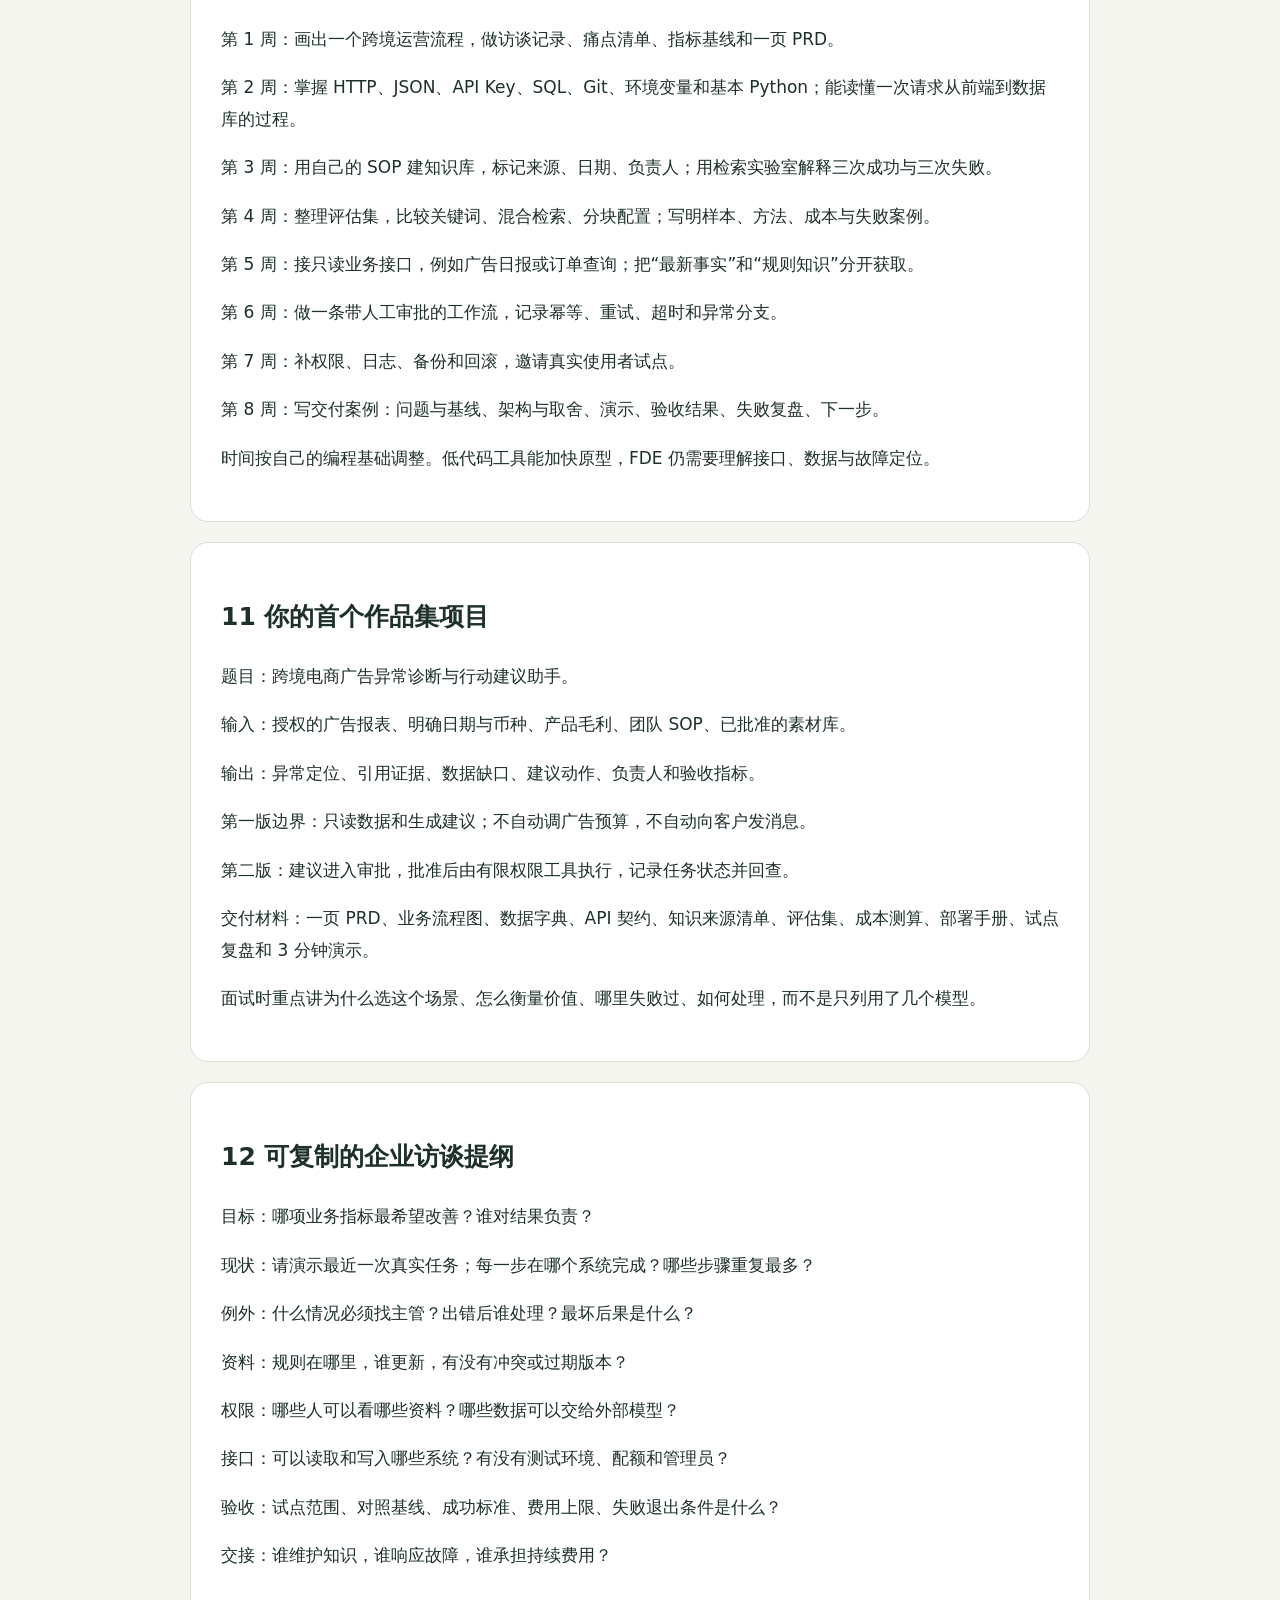
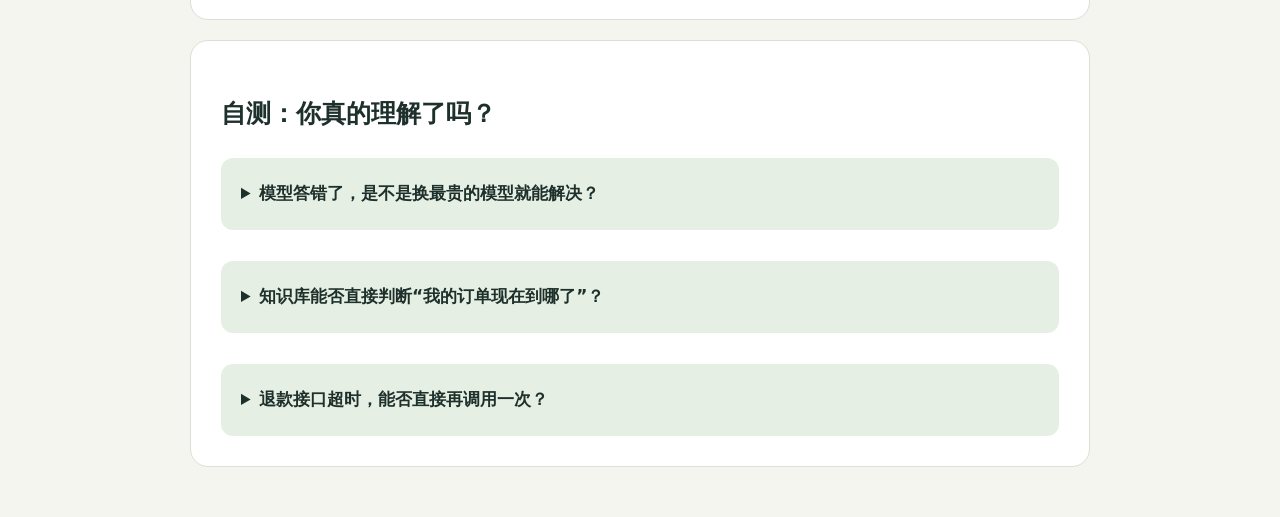
<file: enterprise-rag-assistant/learning.html>
<!doctype html><html lang="zh-CN"><meta charset="utf-8"><meta name="viewport" content="width=device-width,initial-scale=1"><title>RAG 到 FDE · 实战手册</title><style>*{box-sizing:border-box}body{margin:0;background:#f4f5ef;color:#1e302b;font:17px/1.85 system-ui,"Microsoft YaHei",sans-serif}header,main{max-width:960px;margin:auto;padding:30px}header{padding-top:60px}h1{font-size:clamp(32px,6vw,56px);line-height:1.2}h2{font-size:25px}section{background:#fff;padding:30px;margin:20px 0;border:1px solid #d9e0d8;border-radius:18px}a{color:#267459}nav{display:flex;gap:15px;flex-wrap:wrap}small{color:#66756a}.flow{display:flex;gap:8px;flex-wrap:wrap}.flow span{padding:8px 16px;background:#e6efe4;border-radius:8px}details{padding:20px;background:#e6efe4;border-radius:12px}summary{cursor:pointer;font-weight:600}@media print{body{background:white}header,main{padding:0}section{break-inside:avoid;border:0}}</style><header><small>知序 · FIELD GUIDE / 2026.10</small><h1>懂业务，做出系统，<br>交付可衡量的结果。</h1><p>用你的知识助手，练习从 RAG 检索到企业流程交付。</p><nav><a href="./rag_ui.html">← 返回知识助手</a><a href="#lesson">开始学习 ↓</a></nav><h2>先记住这条链路</h2><div class="flow"><span>整理资料</span>→<span>解析分块</span>→<span>检索证据</span>→<span>生成回答</span>→<span>核对与反馈</span></div></header><main id="lesson"><section><h2>从 RAG 到企业交付：AI 产品经理与 FDE 实战手册</h2><p>版本：2026-10-12</p><p>定位：学习与项目交付建议。练习目标均为示例，不是行业统一达标线。</p></section><section><h2>01 你要练成什么能力</h2><p>AI 产品经理负责识别业务机会、定义流程与体验、协调资源、设计验收和衡量价值。FDE（Forward Deployed Engineer，前线部署工程师）还要深入客户现场，把数据、权限、接口和部署打通，排查上线问题，交付持续可用的系统。各公司职责会重叠。</p><p>你适合从熟悉的跨境电商业务切入：运营 SOP、广告异常诊断、客服质检、商品资料整理。用业务经验选题，再补工程与交付能力。</p><p>学习目标：能独立解释业务流程，写出接口契约和验收标准，读懂日志定位错误，完成一个小范围部署，并量化是否值得继续投入。</p></section><section><h2>02 用一句话理解 RAG</h2><p>RAG 是 Retrieval-Augmented Generation，即检索增强生成：用户提问后，系统先从允许访问的资料里找证据，再把问题与证据一起交给模型组织答案。通常不会因此更新模型参数。</p><p>例子：用户问“广告加预算后没有订单，应该怎么办？”系统先找预算调整 SOP、归因延迟说明、素材复盘，再基于实际提供的数据给排查顺序。资料缺少平台或时间范围时，应该补问，而不是编造统一阈值。</p><p>流程：资料 → 解析 → 分块 → 添加来源与权限 → 建索引；提问 → 权限过滤 → 检索 → 筛选证据 → 模型回答 → 展示引用 → 收集反馈。</p><p>依据：<a href="https://developers.llamaindex.ai/python/framework/module_guides/models/embeddings/" target="_blank" rel="noopener noreferrer">官方参考 ↗</a></p></section><section><h2>03 八个必须懂的检索概念</h2><p>解析：把 Word、PDF、网页变成可处理文本。扫描图片没有文字层，通常需要 OCR；复杂表格可能被解析错。</p><p>Chunk：将长文切成可检索片段。太小会丢掉条件和例外，太大会塞入无关信息。应结合标题、段落与真实问题调整。</p><p>Embedding：将文字转换成向量，便于按语义相似度搜索。它和聊天模型不是同一个接口；更换模型或维度通常需要重建索引。</p><p>BM25：根据词频、词的稀有程度与文档长度做关键词排序，常适合型号、专有名词和明确术语。</p><p>向量检索：寻找意义接近的文本，适合不同说法，但相似不等于事实正确，也不保证符合平台、日期和权限。</p><p>混合检索：结合关键词和向量结果。RRF 按两组排名融合，不需要将不同体系的原始分数硬相加。</p><p>Reranker：对候选文本进行更细的相关性排序，可能增加成本和延迟。RRF 排名融合不等于已经用了专门重排模型。</p><p>引用：把答案和原始证据连起来；有引用不代表每个结论都被支持，需要逐句核对。</p><p>依据：<a href="https://developers.llamaindex.ai/python/framework/integrations/retrievers/reciprocal_rerank_fusion/" target="_blank" rel="noopener noreferrer">官方参考 ↗</a></p><p>依据：<a href="https://developers.llamaindex.ai/python/framework/module_guides/models/rerankers/" target="_blank" rel="noopener noreferrer">官方参考 ↗</a></p></section><section><h2>04 在你的助手里练习检索</h2><p>打开“知识库 → 检索实验室”，先问“加预算后不出单”，记录前五个片段是否包含排查依据。再改成“扩量后转化掉了”，对比是否仍能找回相同的重要资料。</p><p>本次版本：默认 BM25；配置数据库、Embedding 并建立索引后，才开启 pgvector 语义检索与 RRF。LlamaIndex 负责长段落分块，MarkItDown 负责文档转换。</p><p>点击建立索引会把知识片段发到管理员配置的 Embedding 服务，可能产生费用。回答问题会把检索片段发到配置的聊天模型。企业数据需要先确认可使用的供应商与处理范围。</p><p>检索实验室不调用聊天模型；启用语义检索后仍会调用 Embedding。排序分数不能当作正确率、可信度或置信度。</p><p>如果索引过期，重新建立；如果语义服务异常，页面会说明降级到关键词检索。</p></section><section><h2>05 回答不好时怎样定位</h2><p>第一层：知识不存在。补充经过业务负责人确认的 SOP，记录来源、生效日期与负责人。</p><p>第二层：文件解析错。检查扫描件、表格、页眉、阅读顺序；必要时换解析方法。</p><p>第三层：知识存在但未找回。检查分块、中文分词、别名、过滤条件、关键词与语义结果。</p><p>第四层：找回了但答案没用对。检查上下文长度、冲突规则、提示词与模型能力。</p><p>第五层：答案正确但用户无法行动。把输出改成责任人、输入、动作、分支、完成条件。</p><p>第六层：流程执行失败。检查业务 API 的鉴权、请求参数、重试、幂等和状态回查。</p><p>不要把每一种问题都归为“模型不够强”。</p></section><section><h2>06 企业落地之前必须补齐的能力</h2><p>身份与权限：员工登录、角色、部门和文档级权限；检索前必须过滤，不能让模型自觉保密。共享密码只适合当前单工作空间练习，不具备企业租户隔离。</p><p>知识治理：谁提交、谁审核、哪个版本生效、何时过期、冲突怎么裁决、离职人员权限怎么回收、删除后索引如何同步清理。</p><p>数据与集成：确认业务系统的数据口径、主键、更新频率、接口限流和可访问字段。实时订单状态应查询业务 API，而不是用过期文档猜。</p><p>任务可靠性：持久队列、幂等键、有限重试、退避、超时、死信、人工补偿。当前练习版保存任务状态，但不是能跨机器接续执行的分布式队列。</p><p>安全：文档和网页可能含恶意指令；资料不能覆盖系统规则。控制工具权限、外发数据和操作范围。高影响写入先由人审批。</p><p>可观测性：保留请求编号、模型版本、检索片段编号、耗时、错误码、费用和审批记录；日志做脱敏并规定保留期。</p><p>运营保障：备份与恢复演练、监控告警、负责人、故障处理手册、回滚方案、发布记录、供应商不可用时的降级。</p><p>采购与交付：明确数据处理边界、服务责任、验收口径和维护范围，涉及法律条款由企业专业人员确认。</p><p>依据：<a href="https://cheatsheetseries.owasp.org/cheatsheets/RAG_Security_Cheat_Sheet.html" target="_blank" rel="noopener noreferrer">官方参考 ↗</a></p></section><section><h2>07 从问答走向工作流和自动化</h2><p>问答：回答“退货政策是什么”。</p><p>工作流：读取工单 → 提取订单号 → 查订单系统 → 检索政策 → 判断材料是否齐全 → 生成建议 → 人工审批 → 调用退款接口 → 回查结果 → 留审计记录。</p><p>Agent：让模型动态决定下一步查什么或用哪个工具。变化较大的任务可以考虑；步骤明确的业务优先用确定性流程。</p><p>关键设计：超时不代表业务操作失败。退款、发券、广告预算调整都要用幂等键与状态查询，避免重试导致重复操作。</p><p>初期先“只读分析 + 人工确认”，有数据证明质量达标后，再放开低风险动作。金额、额度和权限由业务规则引擎约束。</p><p>依据：<a href="https://www.anthropic.com/engineering/building-effective-agents" target="_blank" rel="noopener noreferrer">官方参考 ↗</a></p></section><section><h2>08 一个企业项目怎样从零交付</h2><p>1. 业务访谈：观察员工完成真实任务，记录输入、动作、系统、异常和耗时，拿到业务负责人。</p><p>2. 选最小场景：选择高频、资料可用、有明确验收标准、出错影响可控的场景。</p><p>3. 建基线：在上线前统计处理时长、返工率、人工成本与业务质量；不要事后只挑成功案例。</p><p>4. 整理知识与数据：抽取样本、标记来源日期、清理冲突、定义数据权限和更新机制。</p><p>5. 做小范围原型：覆盖主流程，也覆盖查不到、服务中断、权限不足和数据冲突。</p><p>6. 离线评估：由业务专家准备真实问题与证据，包含同义改写、无答案、过期、越权、冲突场景。</p><p>7. 试点：小团队并行使用，人工保底，记录失败类型与真实使用率。</p><p>8. 验收与推广：按事先约定的质量、费用、延迟和业务指标决定继续、调整或停止。</p><p>9. 运维与复盘：定期更新资料、回归评估，明确故障责任与客户交接。</p></section><section><h2>09 怎么定义验收指标</h2><p>检索 Recall@K：有答案的问题中，正确证据是否出现在前 K 个结果里。先定义命中口径；复杂问题可能需要多段证据。</p><p>回答正确率：由业务专家依据答案要点评审，拆开看事实正确、是否完整、是否可执行。</p><p>引用支持率：答案中的关键事实，有多少被所引用片段实际支持。</p><p>拒答质量：无答案时能否说明缺口；同时记录误拒答，不能靠拒绝所有问题“保证安全”。</p><p>权限：越权问题不得检出禁止访问的内容，作为发布门槛。</p><p>性能与成本：p50/p95 延迟、成功率、单次任务成本，区分冷启动与正常响应。</p><p>业务价值：任务处理时长、返工率、使用率、满意度；效率收益不一定等于可兑现的现金节省。</p><p>练习可以从 30 道真实问题开始，作为初始样本，不能代表正式企业验收充分。通过线应与业务风险和基线一起定。</p><p>估算：月度可释放工时 = 月任务量 × 每次实际节省分钟 ÷ 60；净价值还要扣除模型、数据库、人工复核和维护成本。</p></section><section><h2>10 八周作品集路线（建议节奏）</h2><p>第 1 周：画出一个跨境运营流程，做访谈记录、痛点清单、指标基线和一页 PRD。</p><p>第 2 周：掌握 HTTP、JSON、API Key、SQL、Git、环境变量和基本 Python；能读懂一次请求从前端到数据库的过程。</p><p>第 3 周：用自己的 SOP 建知识库，标记来源、日期、负责人；用检索实验室解释三次成功与三次失败。</p><p>第 4 周：整理评估集，比较关键词、混合检索、分块配置；写明样本、方法、成本与失败案例。</p><p>第 5 周：接只读业务接口，例如广告日报或订单查询；把“最新事实”和“规则知识”分开获取。</p><p>第 6 周：做一条带人工审批的工作流，记录幂等、重试、超时和异常分支。</p><p>第 7 周：补权限、日志、备份和回滚，邀请真实使用者试点。</p><p>第 8 周：写交付案例：问题与基线、架构与取舍、演示、验收结果、失败复盘、下一步。</p><p>时间按自己的编程基础调整。低代码工具能加快原型，FDE 仍需要理解接口、数据与故障定位。</p></section><section><h2>11 你的首个作品集项目</h2><p>题目：跨境电商广告异常诊断与行动建议助手。</p><p>输入：授权的广告报表、明确日期与币种、产品毛利、团队 SOP、已批准的素材库。</p><p>输出：异常定位、引用证据、数据缺口、建议动作、负责人和验收指标。</p><p>第一版边界：只读数据和生成建议；不自动调广告预算，不自动向客户发消息。</p><p>第二版：建议进入审批，批准后由有限权限工具执行，记录任务状态并回查。</p><p>交付材料：一页 PRD、业务流程图、数据字典、API 契约、知识来源清单、评估集、成本测算、部署手册、试点复盘和 3 分钟演示。</p><p>面试时重点讲为什么选这个场景、怎么衡量价值、哪里失败过、如何处理，而不是只列用了几个模型。</p></section><section><h2>12 可复制的企业访谈提纲</h2><p>目标：哪项业务指标最希望改善？谁对结果负责？</p><p>现状：请演示最近一次真实任务；每一步在哪个系统完成？哪些步骤重复最多？</p><p>例外：什么情况必须找主管？出错后谁处理？最坏后果是什么？</p><p>资料：规则在哪里，谁更新，有没有冲突或过期版本？</p><p>权限：哪些人可以看哪些资料？哪些数据可以交给外部模型？</p><p>接口：可以读取和写入哪些系统？有没有测试环境、配额和管理员？</p><p>验收：试点范围、对照基线、成功标准、费用上限、失败退出条件是什么？</p><p>交接：谁维护知识，谁响应故障，谁承担持续费用？</p></section><section><h2>自测：你真的理解了吗？</h2><details><summary>模型答错了，是不是换最贵的模型就能解决？</summary><p>先看原始资料有没有答案、解析是否正确、检索是否命中，再看模型有没有正确使用证据。每层故障的解决方法不同。</p></details><br><details><summary>知识库能否直接判断“我的订单现在到哪了”？</summary><p>订单实时状态应查授权的业务 API；知识库提供物流政策和处理流程。两类信息需要分别获取。</p></details><br><details><summary>退款接口超时，能否直接再调用一次？</summary><p>先回查原任务；使用幂等键避免重复退款。HTTP 超时不等于业务操作没有成功。</p></details></section></main></html>
</file>
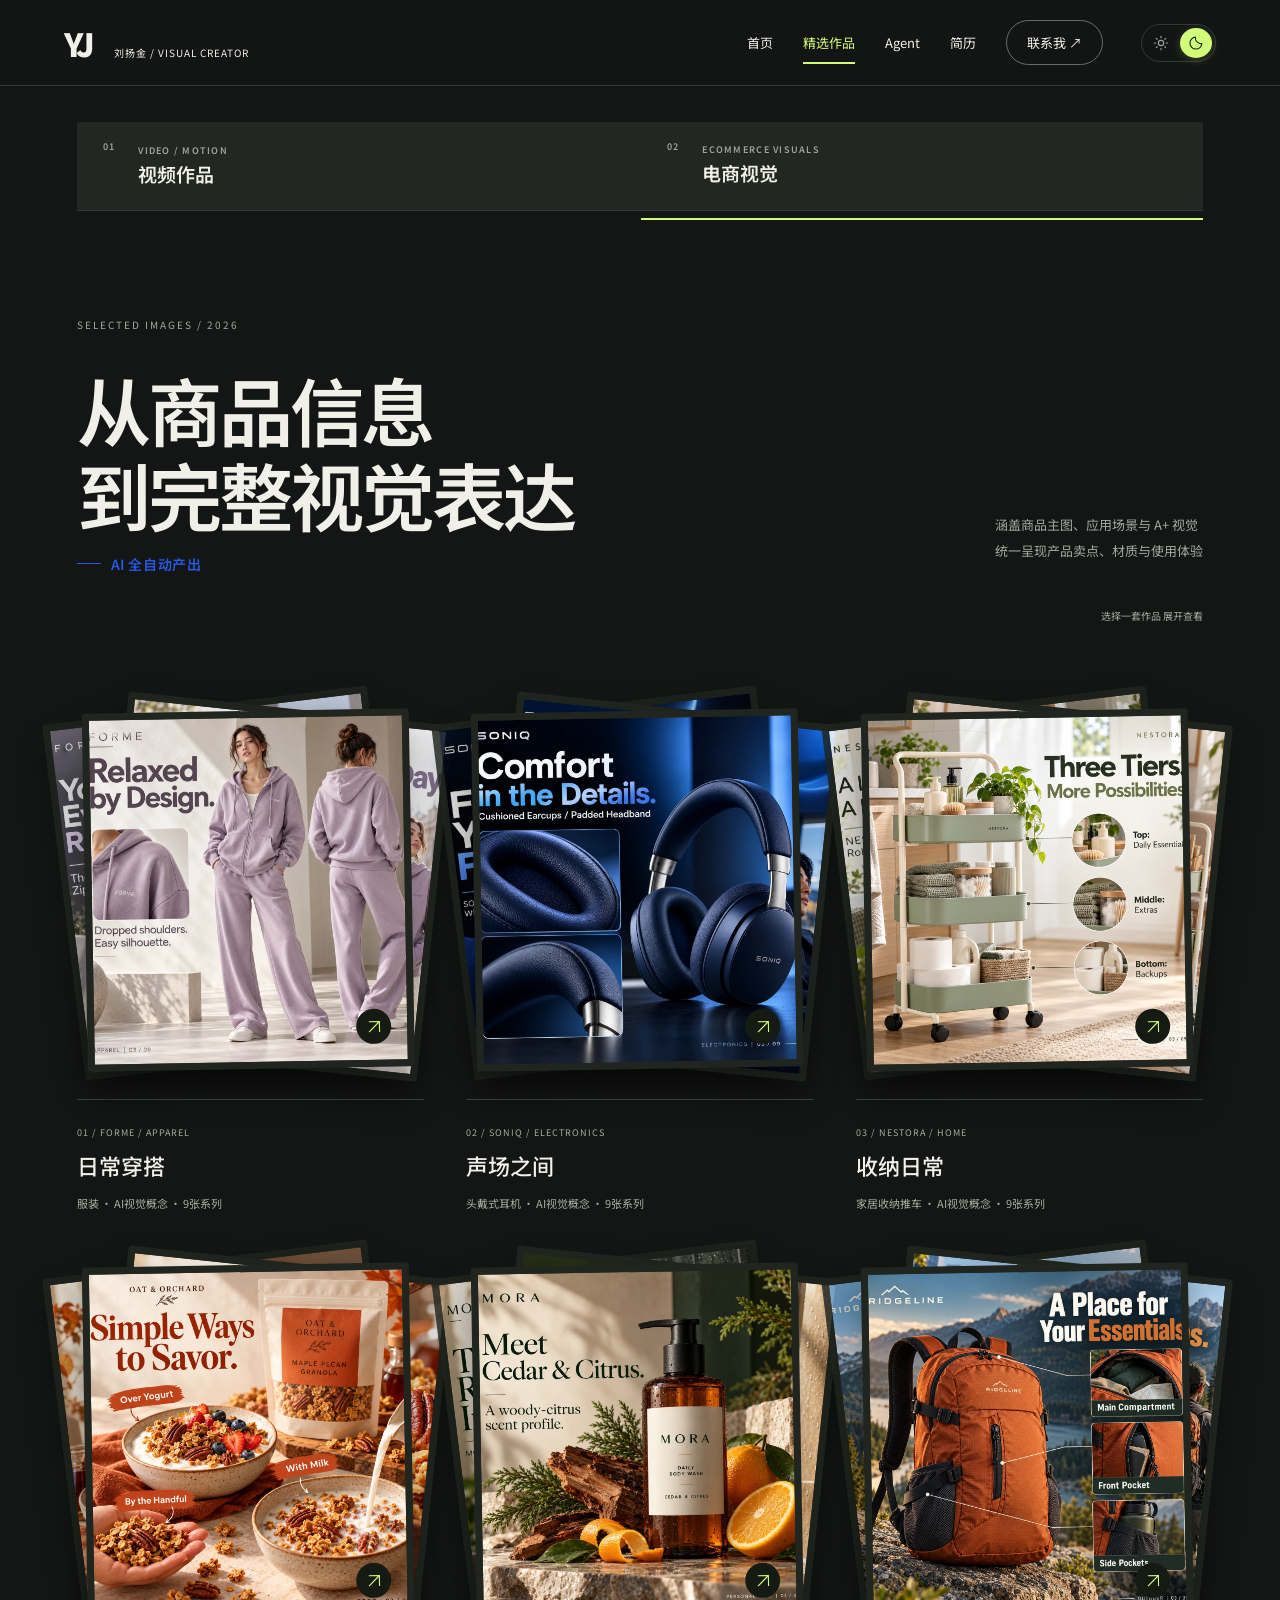
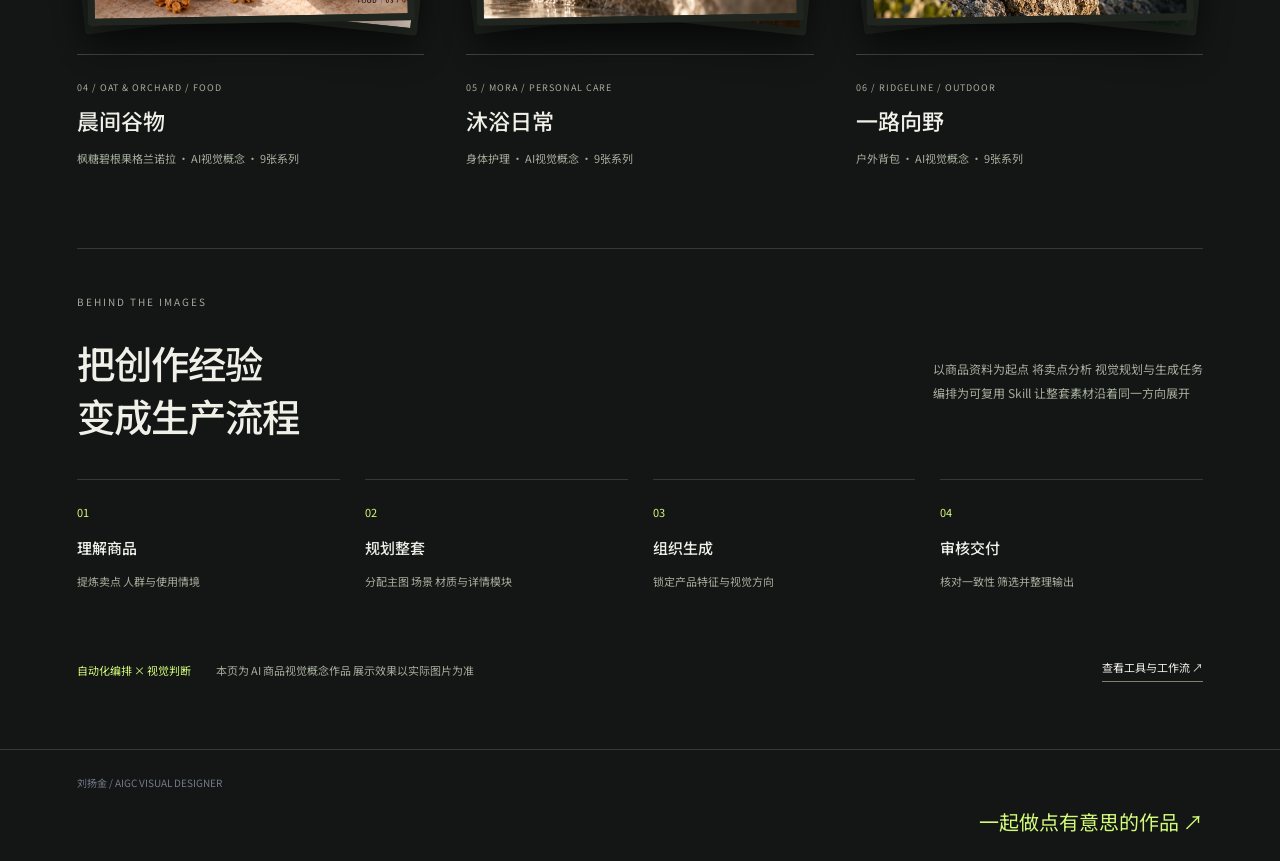
<file: liu-yangjin-portfolio-site/images.html>
<!doctype html><html lang="zh-CN"><head><meta charset="UTF-8"><meta name="viewport" content="width=device-width,initial-scale=1"><title>电商视觉 · 刘扬金</title><meta name="description" content="刘扬金的商业视觉、AI广告视频与创意工作流作品集"><link rel="stylesheet" href="style.css"><link rel="stylesheet" href="image-gallery.css?v=sets-six-20261024-1"><link rel="stylesheet" href="portfolio-theme.css?v=nav-refresh-4"></head><body class="image-page"><header><a class="logo" href="index.html">YJ<span>刘扬金 / VISUAL CREATOR</span></a><nav><a href="index.html">首页</a><a href="work.html" aria-current="page">精选作品</a><a href="workflow.html">Agent</a><a href="resume.html">简历</a><a class="contact" href="mailto:2056481944@qq.com">联系我 ↗</a></nav></header><main class="image-main"><nav class="image-tabs" aria-label="作品类别"><a href="work.html"><span class="image-tab-index">01</span><span class="image-tab-copy"><small>VIDEO / MOTION</small><strong>视频作品</strong></span><span class="image-tab-arrow" aria-hidden="true">↗</span></a><a href="images.html" aria-current="page"><span class="image-tab-index">02</span><span class="image-tab-copy"><small>ECOMMERCE VISUALS</small><strong>电商视觉</strong></span><span class="image-tab-arrow" aria-hidden="true">↗</span></a></nav><section class="image-intro"><p class="folio-kicker">SELECTED IMAGES / 2026</p><div><div class="image-intro-heading"><h1>从商品信息<br>到完整视觉表达</h1><p class="image-subtitle">AI 全自动产出</p></div><p>涵盖商品主图、应用场景与 A+ 视觉<br>统一呈现产品卖点、材质与使用体验</p></div><span class="browse-hint">选择一套作品 展开查看</span></section><section id="suite-grid" class="suite-grid" aria-label="电商视觉作品"></section><section class="production"><p class="folio-kicker">BEHIND THE IMAGES</p><div class="production-heading"><h2>把创作经验<br>变成生产流程</h2><p>以商品资料为起点 将卖点分析 视觉规划与生成任务<br>编排为可复用 Skill 让整套素材沿着同一方向展开</p></div><ol><li><span>01</span><h3>理解商品</h3><p>提炼卖点 人群与使用情境</p></li><li><span>02</span><h3>规划整套</h3><p>分配主图 场景 材质与详情模块</p></li><li><span>03</span><h3>组织生成</h3><p>锁定产品特征与视觉方向</p></li><li><span>04</span><h3>审核交付</h3><p>核对一致性 筛选并整理输出</p></li></ol><div class="production-note"><p>自动化编排 × 视觉判断</p><span>本页为 AI 商品视觉概念作品 展示效果以实际图片为准</span><a href="workflow.html">查看工具与工作流 <span aria-hidden="true">↗</span></a></div></section></main><footer class="image-footer"><span>刘扬金 / AIGC VISUAL DESIGNER</span><a href="mailto:2056481944@qq.com">一起做点有意思的作品 ↗</a></footer><dialog id="suite-dialog" aria-labelledby="suite-title"><div class="suite-toolbar"><div><small id="suite-index"></small><h2 id="suite-title"></h2></div><button id="suite-close" aria-label="关闭作品"><svg viewBox="0 0 24 24" width="24" height="24" fill="none" stroke="currentColor" stroke-width="1.5"><path d="m6 6 12 12M18 6 6 18"/></svg></button></div><div class="viewer-layout"><div class="viewer-image" id="viewer-image"><img id="suite-image" alt=""><div id="suite-gallery" class="viewer-gallery" aria-label="九张套图"></div><div id="image-controls" class="image-controls" hidden><button id="image-prev" aria-label="上一张">←</button><span id="image-index">01 / 09</span><button id="image-next" aria-label="下一张">→</button></div></div><aside><p id="suite-description"></p><div id="suite-views"></div><p class="viewer-caption">AI 视觉概念 · 独立创作<br>不含商业投放效果声明</p><a id="suite-original" target="_blank" rel="noopener">查看原尺寸图片 ↗</a><div class="viewer-controls"><button id="suite-prev" aria-label="上一套">←</button><span id="suite-count"></span><button id="suite-next" aria-label="下一套">→</button></div></aside></div></dialog><script src="image-gallery.js?v=sets-six-20261023-1"></script><script src="portfolio-theme.js?v=nav-refresh-3"></script></body></html>
</file>
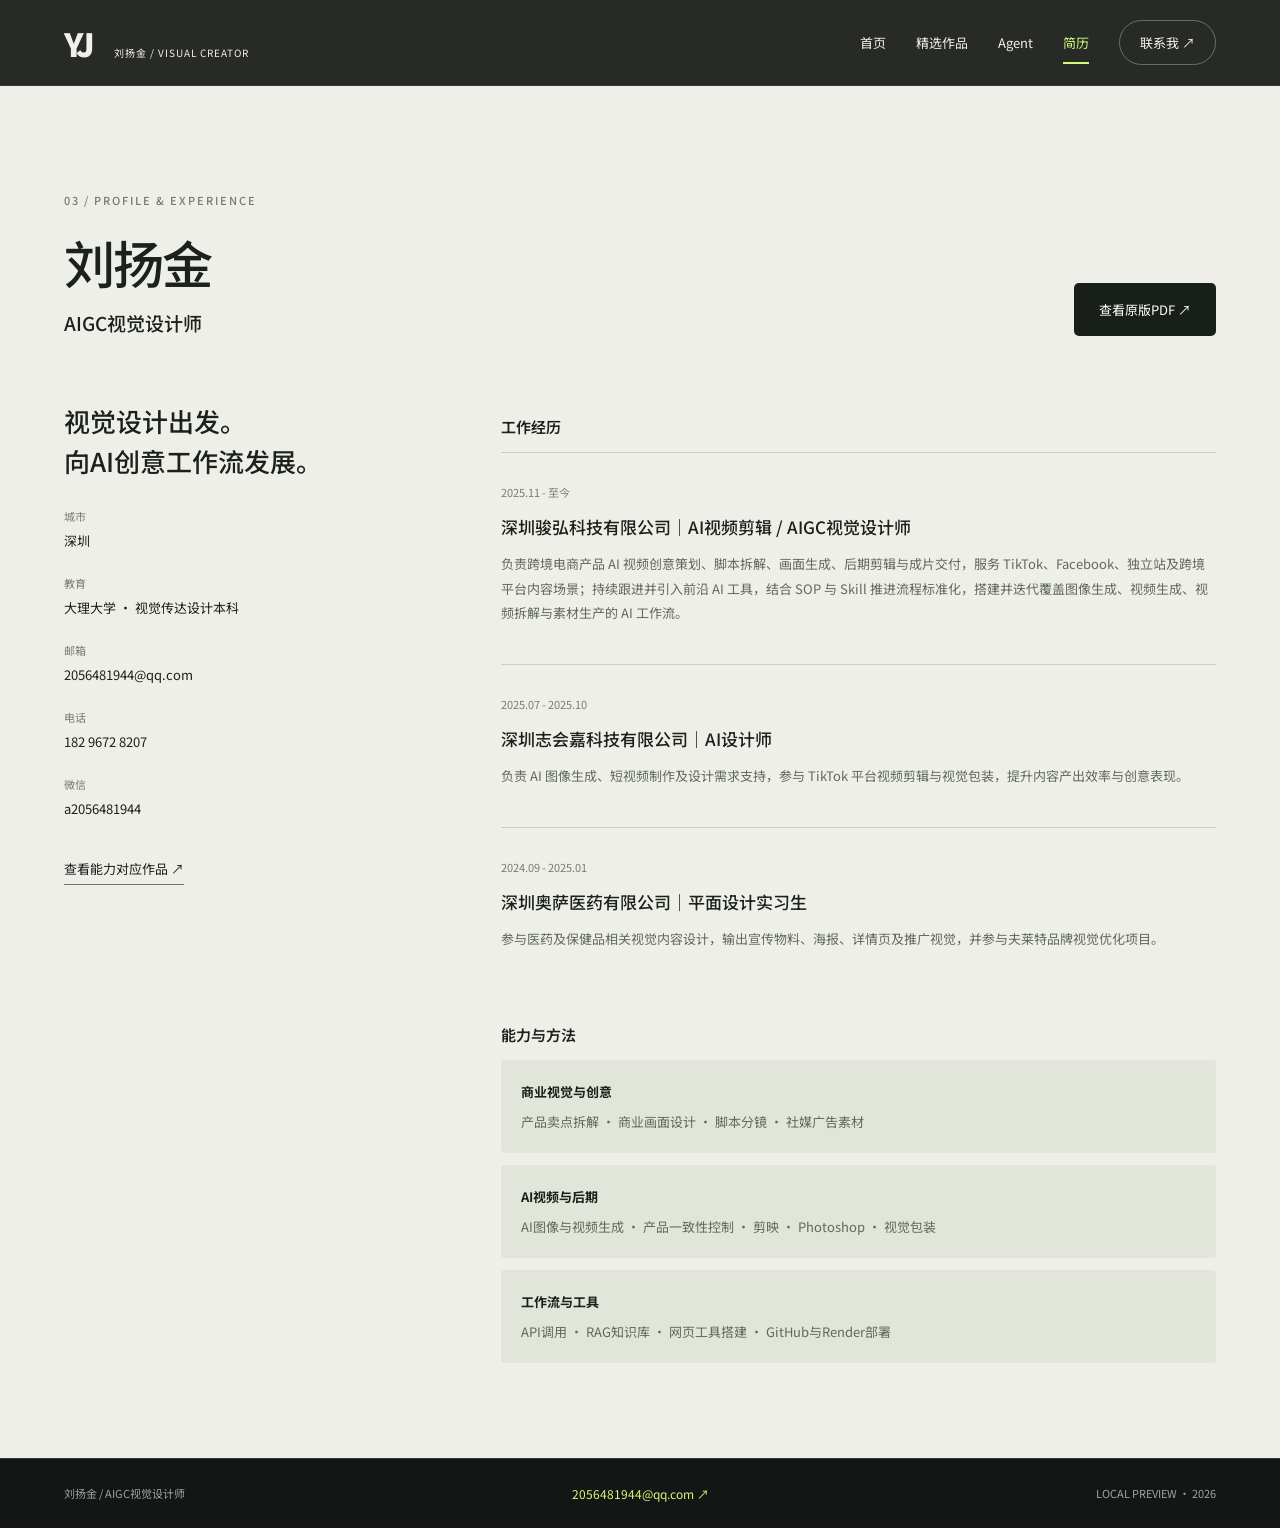
<file: liu-yangjin-portfolio-site/resume.html>
<!doctype html><html lang="zh-CN"><head><meta charset="UTF-8"><meta name="viewport" content="width=device-width,initial-scale=1"><title>简历 · 刘扬金</title><meta name="description" content="刘扬金的商业视觉、AI广告视频与创意工作流作品集"><link rel="stylesheet" href="style.css"></head><body><header><a class="logo" href="index.html">YJ<span>刘扬金 / VISUAL CREATOR</span></a><nav><a href="index.html">首页</a><a href="work.html">精选作品</a><a href="workflow.html">Agent</a><a href="resume.html" aria-current="page">简历</a><a class="contact" href="mailto:2056481944@qq.com">联系我 ↗</a></nav></header><main><section class="resume section" id="resume"><div class="section-title"><div><p class="eyebrow">03 / PROFILE & EXPERIENCE</p><h2>刘扬金<span class="resume-role">AIGC视觉设计师</span></h2></div><a class="button dark" href="resume-previous.pdf" target="_blank">查看原版PDF ↗</a></div><div class="resume-grid"><aside><p class="resume-lead">视觉设计出发。<br>向AI创意工作流发展。</p><dl><dt>城市</dt><dd>深圳</dd><dt>教育</dt><dd>大理大学 · 视觉传达设计本科</dd><dt>邮箱</dt><dd><a href="mailto:2056481944@qq.com">2056481944@qq.com</a></dd><dt>电话</dt><dd><a href="tel:18296728207">182 9672 8207</a></dd><dt>微信</dt><dd>a2056481944</dd></dl><a href="work.html" class="text-link">查看能力对应作品 ↗</a></aside><div><h3>工作经历</h3>
            <div class="job">
              <time>2025.11 - 至今</time>
              <h4>深圳骏弘科技有限公司｜AI视频剪辑 / AIGC视觉设计师</h4>
              <p>负责跨境电商产品 AI 视频创意策划、脚本拆解、画面生成、后期剪辑与成片交付，服务 TikTok、Facebook、独立站及跨境平台内容场景；持续跟进并引入前沿 AI 工具，结合 SOP 与 Skill 推进流程标准化，搭建并迭代覆盖图像生成、视频生成、视频拆解与素材生产的 AI 工作流。</p>
            </div>
            <div class="job">
              <time>2025.07 - 2025.10</time>
              <h4>深圳志会嘉科技有限公司｜AI设计师</h4>
              <p>负责 AI 图像生成、短视频制作及设计需求支持，参与 TikTok 平台视频剪辑与视觉包装，提升内容产出效率与创意表现。</p>
            </div>
            <div class="job">
              <time>2024.09 - 2025.01</time>
              <h4>深圳奥萨医药有限公司｜平面设计实习生</h4>
              <p>参与医药及保健品相关视觉内容设计，输出宣传物料、海报、详情页及推广视觉，并参与夫莱特品牌视觉优化项目。</p>
            </div>
          <h3 class="skills-heading">能力与方法</h3><div class="skills"><article><b>商业视觉与创意</b><p>产品卖点拆解 · 商业画面设计 · 脚本分镜 · 社媒广告素材</p></article><article><b>AI视频与后期</b><p>AI图像与视频生成 · 产品一致性控制 · 剪映 · Photoshop · 视觉包装</p></article><article><b>工作流与工具</b><p>API调用 · RAG知识库 · 网页工具搭建 · GitHub与Render部署</p></article></div></div></div></section></main><footer class="page-footer"><span>刘扬金 / AIGC视觉设计师</span><a href="mailto:2056481944@qq.com">2056481944@qq.com ↗</a><span>LOCAL PREVIEW · 2026</span></footer><dialog id="case-dialog"><button class="close" aria-label="关闭案例">关闭 ×</button><div id="case-body"></div></dialog><script src="works.js"></script><script src="app.js"></script></body></html>
</file>
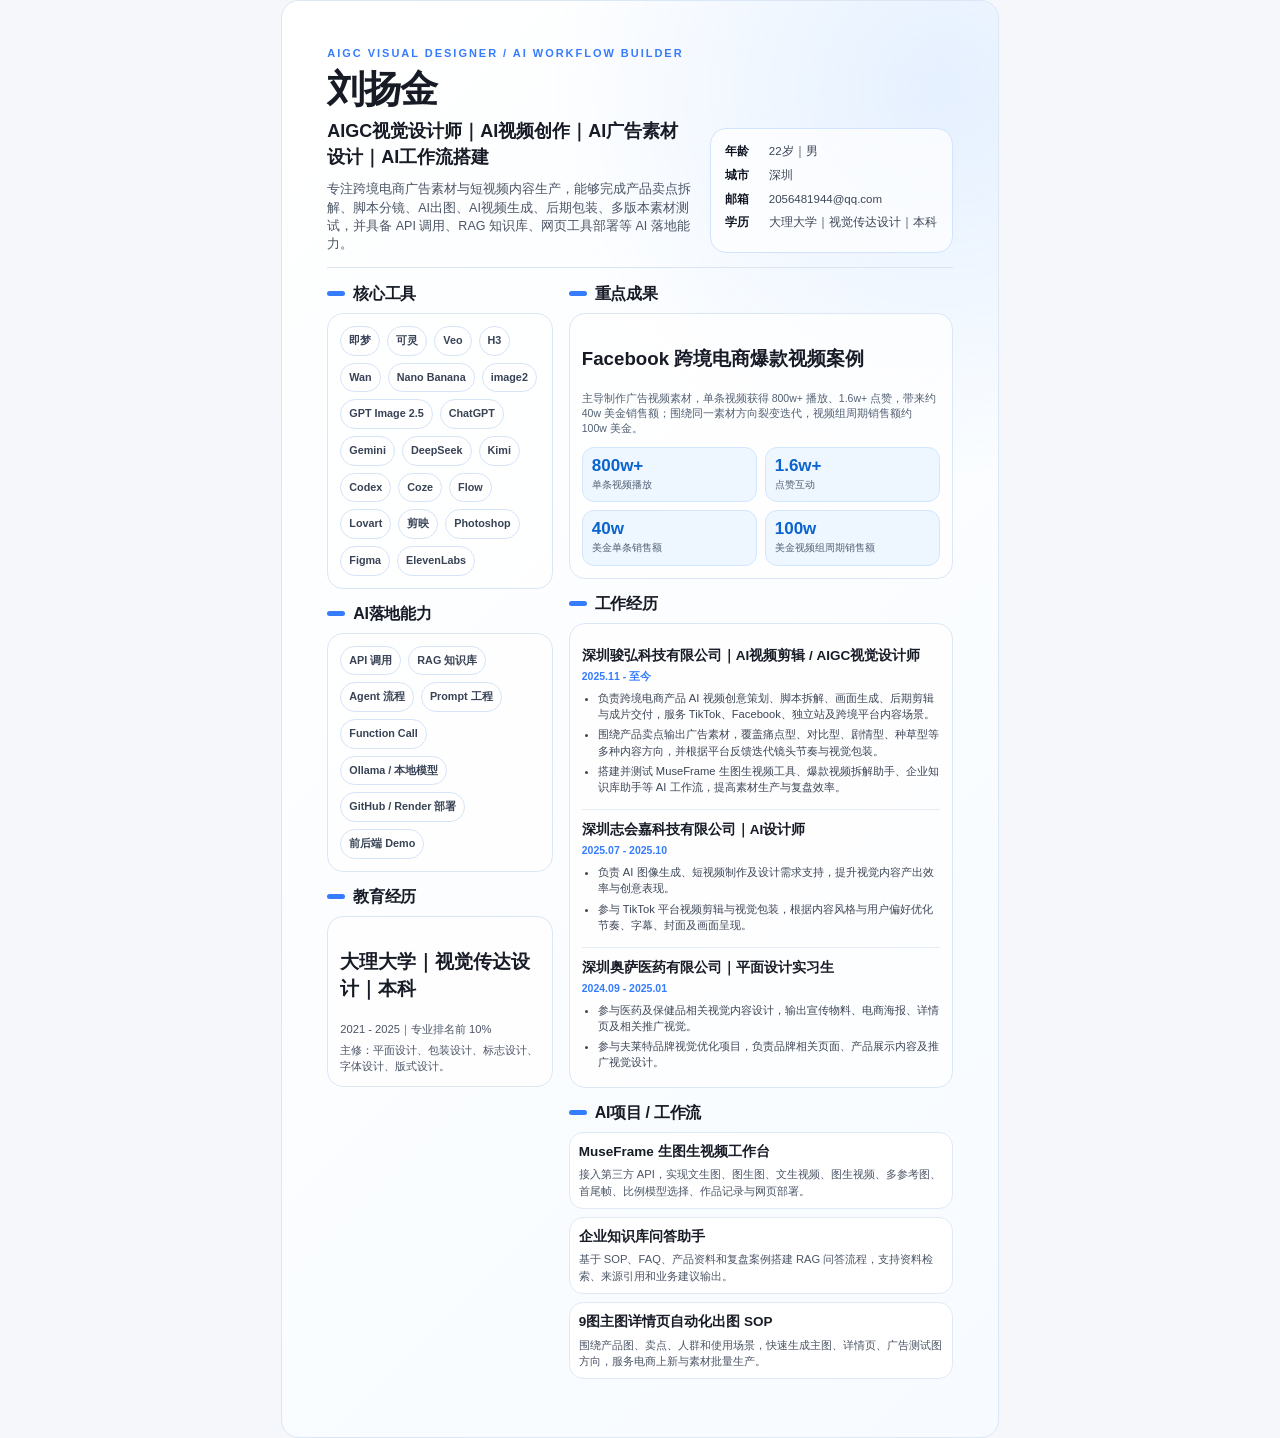
<file: liu-yangjin-portfolio-site/resume_print.html>
<!DOCTYPE html>
<html lang="zh-CN">
<head>
  <meta charset="UTF-8">
  <meta name="viewport" content="width=device-width, initial-scale=1.0">
  <title>刘扬金-AIGC简历</title>
  <style>
    @page {
      size: A4;
      margin: 10mm;
    }

    * {
      box-sizing: border-box;
    }

    body {
      margin: 0;
      background: #f5f7fb;
      color: #171b26;
      font-family: "Microsoft YaHei", "PingFang SC", Arial, sans-serif;
      line-height: 1.45;
    }

    .sheet {
      width: 190mm;
      min-height: 277mm;
      margin: 0 auto;
      padding: 12mm;
      background:
        radial-gradient(circle at 92% 6%, rgba(66, 145, 255, 0.12), transparent 26%),
        linear-gradient(135deg, #ffffff 0%, #f7fbff 100%);
      border: 1px solid #dce7f6;
      border-radius: 18px;
    }

    header {
      display: grid;
      grid-template-columns: 1.2fr 0.8fr;
      gap: 18px;
      padding-bottom: 14px;
      border-bottom: 1px solid #dbe5f2;
    }

    .eyebrow {
      margin: 0 0 8px;
      color: #367cff;
      font-size: 11px;
      font-weight: 800;
      letter-spacing: 0.18em;
      text-transform: uppercase;
    }

    h1 {
      margin: 0;
      font-size: 38px;
      letter-spacing: -0.04em;
      line-height: 1;
    }

    .role {
      margin: 10px 0 0;
      font-size: 18px;
      font-weight: 800;
    }

    .summary {
      margin: 10px 0 0;
      color: #4b5565;
      font-size: 12.5px;
    }

    .contact {
      align-self: end;
      padding: 14px;
      border: 1px solid #d2e3ff;
      border-radius: 16px;
      background: rgba(255, 255, 255, 0.72);
    }

    .contact p {
      margin: 0 0 7px;
      color: #3d4656;
      font-size: 11.5px;
    }

    .contact b {
      display: inline-block;
      width: 44px;
      color: #101522;
    }

    main {
      display: grid;
      grid-template-columns: 0.74fr 1.26fr;
      gap: 16px;
      margin-top: 14px;
    }

    section {
      margin-bottom: 13px;
    }

    h2 {
      margin: 0 0 8px;
      font-size: 16px;
      letter-spacing: -0.02em;
      display: flex;
      align-items: center;
      gap: 8px;
    }

    h2::before {
      content: "";
      width: 18px;
      height: 5px;
      border-radius: 999px;
      background: #367cff;
    }

    .card {
      padding: 12px;
      border: 1px solid #dce7f6;
      border-radius: 16px;
      background: rgba(255, 255, 255, 0.78);
    }

    .chips {
      display: flex;
      flex-wrap: wrap;
      gap: 7px;
    }

    .chip {
      padding: 6px 8px;
      border: 1px solid #d5e4f7;
      border-radius: 999px;
      background: #fff;
      color: #384355;
      font-size: 10.8px;
      font-weight: 700;
    }

    .metric {
      display: grid;
      grid-template-columns: repeat(2, minmax(0, 1fr));
      gap: 8px;
      margin-top: 8px;
    }

    .metric div {
      padding: 9px;
      border-radius: 12px;
      background: #eef6ff;
      border: 1px solid #d2e6ff;
    }

    .metric strong {
      display: block;
      color: #0b63ce;
      font-size: 17px;
      line-height: 1;
    }

    .metric span {
      display: block;
      margin-top: 4px;
      color: #536174;
      font-size: 10px;
    }

    .item {
      padding: 10px 0;
      border-bottom: 1px solid #e5edf7;
    }

    .item:last-child {
      border-bottom: 0;
      padding-bottom: 0;
    }

    .item h3 {
      margin: 0;
      font-size: 13.5px;
    }

    .item time {
      display: block;
      margin: 3px 0 5px;
      color: #367cff;
      font-size: 10.5px;
      font-weight: 800;
    }

    ul {
      margin: 6px 0 0;
      padding-left: 16px;
      color: #3d4656;
      font-size: 11.2px;
    }

    li {
      margin: 4px 0;
    }

    .project {
      display: grid;
      gap: 8px;
    }

    .project .item {
      padding: 9px;
      border: 1px solid #e0eaf7;
      border-radius: 14px;
      background: #fff;
    }

    .project p,
    .edu p {
      margin: 5px 0 0;
      color: #4b5565;
      font-size: 11.2px;
    }

    .note {
      color: #536174;
      font-size: 10.5px;
    }
  </style>
</head>
<body>
  <div class="sheet">
    <header>
      <div>
        <p class="eyebrow">AIGC Visual Designer / AI Workflow Builder</p>
        <h1>刘扬金</h1>
        <p class="role">AIGC视觉设计师｜AI视频创作｜AI广告素材设计｜AI工作流搭建</p>
        <p class="summary">专注跨境电商广告素材与短视频内容生产，能够完成产品卖点拆解、脚本分镜、AI出图、AI视频生成、后期包装、多版本素材测试，并具备 API 调用、RAG 知识库、网页工具部署等 AI 落地能力。</p>
      </div>
      <div class="contact">
        <p><b>年龄</b>22岁｜男</p>
        <p><b>城市</b>深圳</p>
        <p><b>邮箱</b>2056481944@qq.com</p>
        <p><b>学历</b>大理大学｜视觉传达设计｜本科</p>
      </div>
    </header>

    <main>
      <aside>
        <section>
          <h2>核心工具</h2>
          <div class="card chips">
            <span class="chip">即梦</span>
            <span class="chip">可灵</span>
            <span class="chip">Veo</span>
            <span class="chip">H3</span>
            <span class="chip">Wan</span>
            <span class="chip">Nano Banana</span>
            <span class="chip">image2</span>
            <span class="chip">GPT Image 2.5</span>
            <span class="chip">ChatGPT</span>
            <span class="chip">Gemini</span>
            <span class="chip">DeepSeek</span>
            <span class="chip">Kimi</span>
            <span class="chip">Codex</span>
            <span class="chip">Coze</span>
            <span class="chip">Flow</span>
            <span class="chip">Lovart</span>
            <span class="chip">剪映</span>
            <span class="chip">Photoshop</span>
            <span class="chip">Figma</span>
            <span class="chip">ElevenLabs</span>
          </div>
        </section>

        <section>
          <h2>AI落地能力</h2>
          <div class="card chips">
            <span class="chip">API 调用</span>
            <span class="chip">RAG 知识库</span>
            <span class="chip">Agent 流程</span>
            <span class="chip">Prompt 工程</span>
            <span class="chip">Function Call</span>
            <span class="chip">Ollama / 本地模型</span>
            <span class="chip">GitHub / Render 部署</span>
            <span class="chip">前后端 Demo</span>
          </div>
        </section>

        <section class="edu">
          <h2>教育经历</h2>
          <div class="card">
            <h3>大理大学｜视觉传达设计｜本科</h3>
            <p>2021 - 2025｜专业排名前 10%</p>
            <p>主修：平面设计、包装设计、标志设计、字体设计、版式设计。</p>
          </div>
        </section>
      </aside>

      <div>
        <section>
          <h2>重点成果</h2>
          <div class="card">
            <h3>Facebook 跨境电商爆款视频案例</h3>
            <p class="note">主导制作广告视频素材，单条视频获得 800w+ 播放、1.6w+ 点赞，带来约 40w 美金销售额；围绕同一素材方向裂变迭代，视频组周期销售额约 100w 美金。</p>
            <div class="metric">
              <div><strong>800w+</strong><span>单条视频播放</span></div>
              <div><strong>1.6w+</strong><span>点赞互动</span></div>
              <div><strong>40w</strong><span>美金单条销售额</span></div>
              <div><strong>100w</strong><span>美金视频组周期销售额</span></div>
            </div>
          </div>
        </section>

        <section>
          <h2>工作经历</h2>
          <div class="card">
            <div class="item">
              <h3>深圳骏弘科技有限公司｜AI视频剪辑 / AIGC视觉设计师</h3>
              <time>2025.11 - 至今</time>
              <ul>
                <li>负责跨境电商产品 AI 视频创意策划、脚本拆解、画面生成、后期剪辑与成片交付，服务 TikTok、Facebook、独立站及跨境平台内容场景。</li>
                <li>围绕产品卖点输出广告素材，覆盖痛点型、对比型、剧情型、种草型等多种内容方向，并根据平台反馈迭代镜头节奏与视觉包装。</li>
                <li>搭建并测试 MuseFrame 生图生视频工具、爆款视频拆解助手、企业知识库助手等 AI 工作流，提高素材生产与复盘效率。</li>
              </ul>
            </div>
            <div class="item">
              <h3>深圳志会嘉科技有限公司｜AI设计师</h3>
              <time>2025.07 - 2025.10</time>
              <ul>
                <li>负责 AI 图像生成、短视频制作及设计需求支持，提升视觉内容产出效率与创意表现。</li>
                <li>参与 TikTok 平台视频剪辑与视觉包装，根据内容风格与用户偏好优化节奏、字幕、封面及画面呈现。</li>
              </ul>
            </div>
            <div class="item">
              <h3>深圳奥萨医药有限公司｜平面设计实习生</h3>
              <time>2024.09 - 2025.01</time>
              <ul>
                <li>参与医药及保健品相关视觉内容设计，输出宣传物料、电商海报、详情页及相关推广视觉。</li>
                <li>参与夫莱特品牌视觉优化项目，负责品牌相关页面、产品展示内容及推广视觉设计。</li>
              </ul>
            </div>
          </div>
        </section>

        <section>
          <h2>AI项目 / 工作流</h2>
          <div class="project">
            <div class="item">
              <h3>MuseFrame 生图生视频工作台</h3>
              <p>接入第三方 API，实现文生图、图生图、文生视频、图生视频、多参考图、首尾帧、比例模型选择、作品记录与网页部署。</p>
            </div>
            <div class="item">
              <h3>企业知识库问答助手</h3>
              <p>基于 SOP、FAQ、产品资料和复盘案例搭建 RAG 问答流程，支持资料检索、来源引用和业务建议输出。</p>
            </div>
            <div class="item">
              <h3>9图主图详情页自动化出图 SOP</h3>
              <p>围绕产品图、卖点、人群和使用场景，快速生成主图、详情页、广告测试图方向，服务电商上新与素材批量生产。</p>
            </div>
          </div>
        </section>
      </div>
    </main>
  </div>
</body>
</html>
</file>
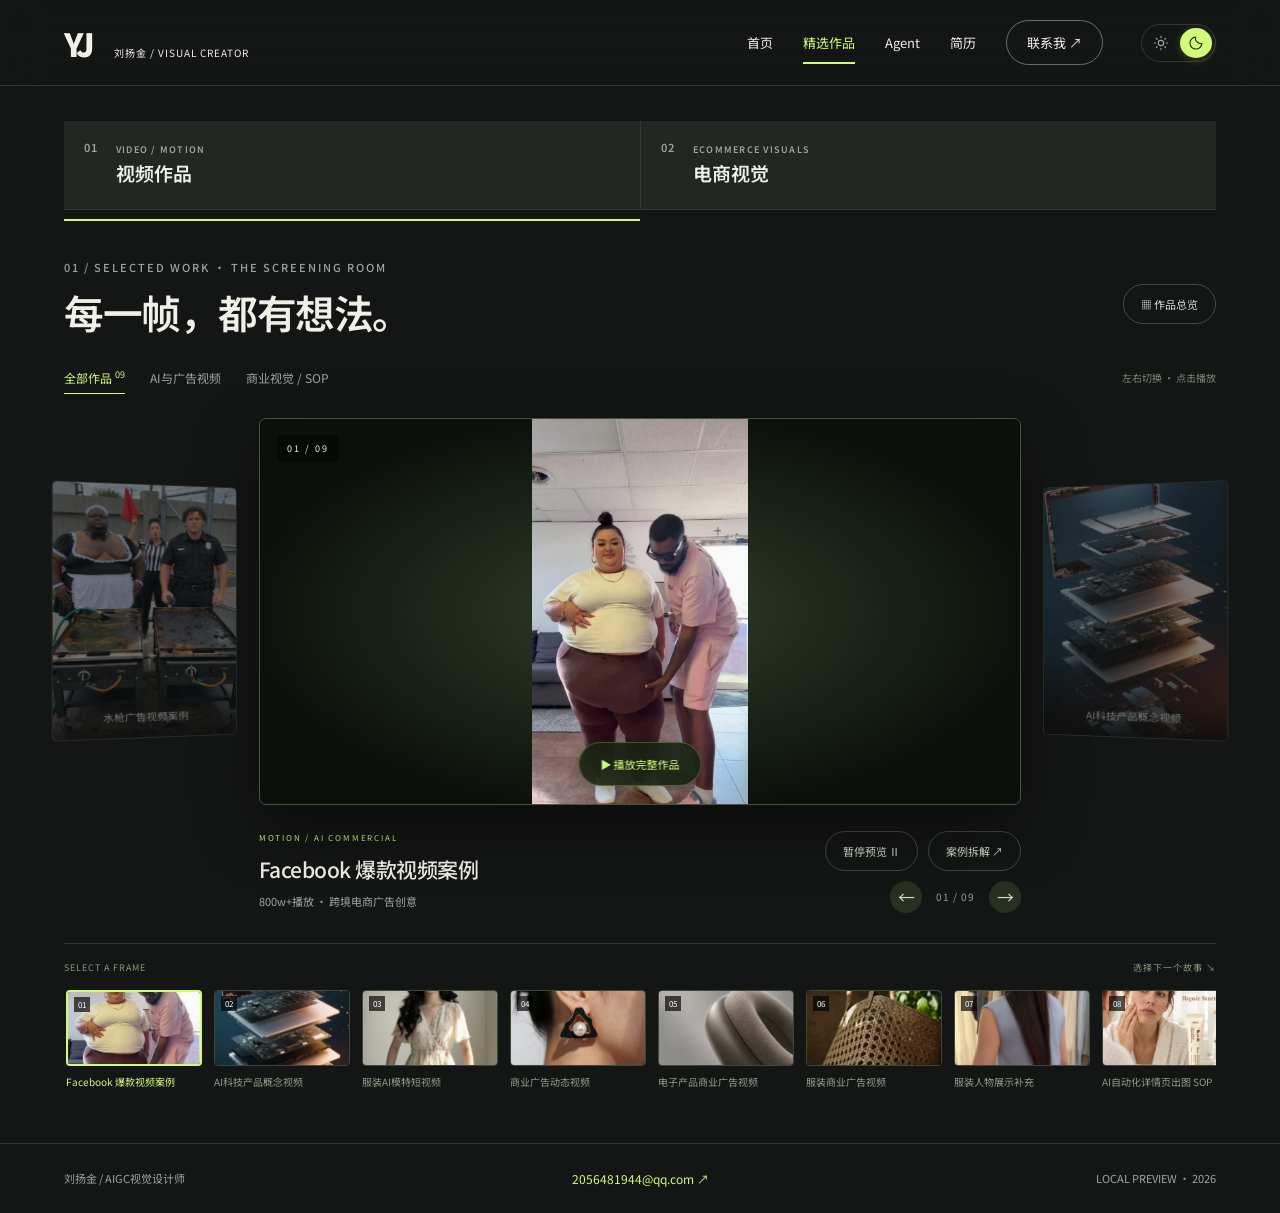
<file: liu-yangjin-portfolio-site/work.html>
<!doctype html><html lang="zh-CN"><head><meta charset="UTF-8"><meta name="viewport" content="width=device-width,initial-scale=1"><title>作品集 · 刘扬金</title><meta name="description" content="刘扬金的商业视觉、AI广告视频与创意工作流作品集"><link rel="stylesheet" href="style.css"><link rel="stylesheet" href="portfolio-theme.css?v=nav-refresh-4"></head><body><header><a class="logo" href="index.html">YJ<span>刘扬金 / VISUAL CREATOR</span></a><nav><a href="index.html">首页</a><a href="work.html" aria-current="page">精选作品</a><a href="workflow.html">Agent</a><a href="resume.html">简历</a><a class="contact" href="mailto:2056481944@qq.com">联系我 ↗</a></nav></header><main><section id="work" class="cinema"><nav class="image-tabs" aria-label="作品类别"><a href="work.html" aria-current="page"><span class="image-tab-index">01</span><span class="image-tab-copy"><small>VIDEO / MOTION</small><strong>视频作品</strong></span><span class="image-tab-arrow" aria-hidden="true">↗</span></a><a href="images.html"><span class="image-tab-index">02</span><span class="image-tab-copy"><small>ECOMMERCE VISUALS</small><strong>电商视觉</strong></span><span class="image-tab-arrow" aria-hidden="true">↗</span></a></nav><div class="cinema-heading"><div><p class="eyebrow">01 / SELECTED WORK · THE SCREENING ROOM</p><h1>每一帧，都有想法。</h1></div><button id="overview-toggle" aria-expanded="false" aria-controls="overview">▦ 作品总览</button></div><div class="cinema-filters"><button class="active" data-cinema-filter="all">全部作品 <sup>09</sup></button><button data-cinema-filter="video">AI与广告视频</button><button data-cinema-filter="visual">商业视觉 / SOP</button><span>左右切换 · 点击播放</span></div><div class="cinema-stage"><button class="side-shot" id="side-prev"></button><div id="cinema-screen" aria-label="当前作品预览"></div><button class="side-shot" id="side-next"></button></div><div class="cinema-meta"><div aria-live="polite"><p id="cinema-category"></p><h2 id="cinema-title"></h2><p id="cinema-copy"></p></div><div class="cinema-tools"><button id="preview-toggle">暂停预览 Ⅱ</button><button id="case-link" data-case="0">案例拆解 ↗</button><div class="cinema-arrows"><button id="cinema-prev" aria-label="上一个作品">←</button><span id="cinema-counter"></span><button id="cinema-next" aria-label="下一个作品">→</button></div></div></div><div class="strip-heading"><span>SELECT A FRAME</span><span>选择下一个故事 ↘</span></div><div id="filmstrip"></div><div id="overview" hidden></div></section></main><footer class="page-footer"><span>刘扬金 / AIGC视觉设计师</span><a href="mailto:2056481944@qq.com">2056481944@qq.com ↗</a><span>LOCAL PREVIEW · 2026</span></footer><dialog id="case-dialog"><button class="close" aria-label="关闭案例">关闭 ×</button><div id="case-body"></div></dialog><script src="works.js"></script><script src="app.js"></script><script src="cinema.js"></script><script src="portfolio-theme.js?v=nav-refresh-3"></script></body></html>
</file>
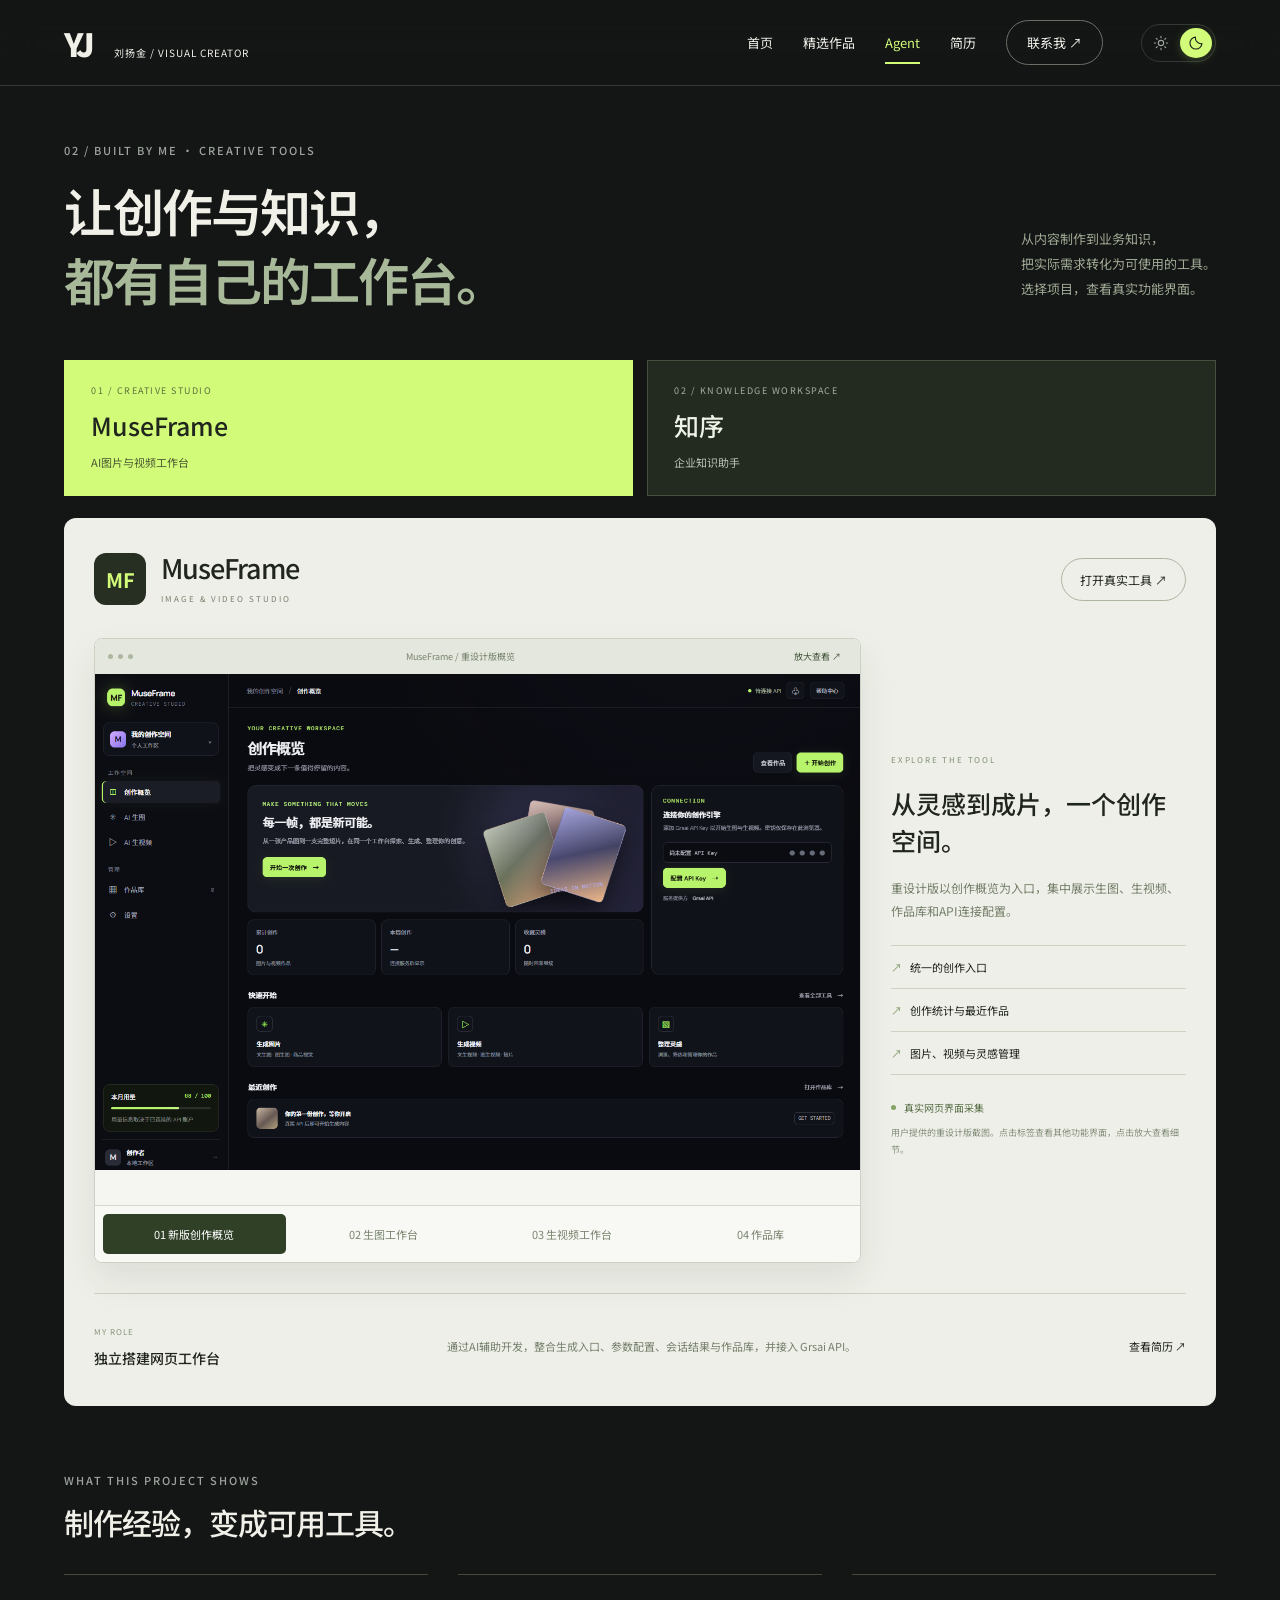
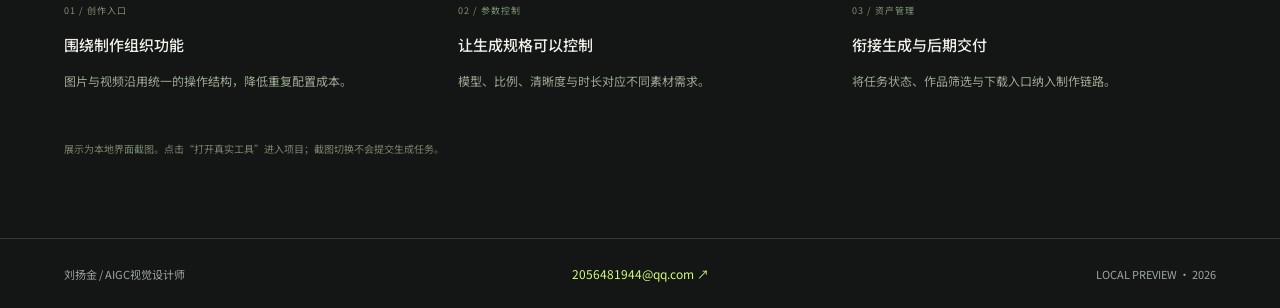
<file: liu-yangjin-portfolio-site/workflow.html>
<!doctype html><html lang="zh-CN"><head><meta charset="UTF-8"><meta name="viewport" content="width=device-width,initial-scale=1"><title>Agent · 刘扬金</title><meta name="description" content="刘扬金的商业视觉、AI广告视频与创意工作流作品集"><link rel="stylesheet" href="style.css"><link rel="stylesheet" href="museframe.css?v=20261008-overview"><link rel="stylesheet" href="portfolio-theme.css?v=nav-refresh-4"></head><body><header><a class="logo" href="index.html">YJ<span>刘扬金 / VISUAL CREATOR</span></a><nav><a href="index.html">首页</a><a href="work.html">精选作品</a><a href="workflow.html" aria-current="page">Agent</a><a href="resume.html">简历</a><a class="contact" href="mailto:2056481944@qq.com">联系我 ↗</a></nav></header><main class="tools-page"><section class="tool-intro"><div><p class="eyebrow">02 / BUILT BY ME · CREATIVE TOOLS</p><h1>让创作与知识，<br><span>都有自己的工作台。</span></h1></div><p>从内容制作到业务知识，<br>把实际需求转化为可使用的工具。<br>选择项目，查看真实功能界面。</p></section><div class="project-switch" role="tablist" aria-label="选择项目"><button id="project-mf" role="tab" aria-selected="true" aria-controls="project-panel" data-project="museframe"><span>01 / CREATIVE STUDIO</span><b>MuseFrame</b><small>AI图片与视频工作台</small></button><button id="project-zx" role="tab" aria-selected="false" aria-controls="project-panel" data-project="zhixu"><span>02 / KNOWLEDGE WORKSPACE</span><b>知序</b><small>企业知识助手</small></button></div><section class="mf-project" id="project-panel" role="tabpanel" aria-labelledby="project-mf"><div class="mf-heading"><div class="mf-brand"><span id="project-mark">MF</span><div><h2 id="project-name">MuseFrame</h2><p id="project-subtitle">IMAGE & VIDEO STUDIO</p></div></div><a id="project-link" href="https://museframe-image-generator.onrender.com/" target="_blank" rel="noreferrer">打开真实工具 ↗</a></div><div class="mf-layout"><div class="mf-display"><div class="window-top"><div><i></i><i></i><i></i></div><span id="project-caption">MuseFrame / 最新本地界面</span><button id="mf-zoom">放大查看 ↗</button></div><div class="mf-shot"><img id="mf-image" src="museframe/image.png" alt="MuseFrame AI生图真实界面"></div><div id="view-tabs" class="mf-tabs" role="tablist" aria-label="MuseFrame功能界面"><button role="tab" aria-selected="true" data-mf="image">01 生图工作台</button><button role="tab" aria-selected="false" data-mf="video">02 生视频工作台</button><button role="tab" aria-selected="false" data-mf="library">03 作品库</button></div></div><aside class="mf-story"><span class="mf-label">EXPLORE THE TOOL</span><h3 id="mf-title">从提示词到商品视觉。</h3><p id="mf-description">文生图与图生图共用一个创作空间，集中选择模型、画面比例、输出规格与张数。</p><ul id="mf-points"><li>文生图 / 参考图输入</li><li>模型与输出参数配置</li><li>生成结果展示与下载入口</li></ul><div class="mf-status"><span></span>真实网页界面采集</div><small>点击下方标签切换界面，点击放大查看细节。截图采集自最新本地源码，展示未配置模型接口的界面状态。</small></aside></div><div class="mf-contribution"><div><span>MY ROLE</span><h3 id="project-role">独立搭建网页工作台</h3></div><p id="project-contribution">通过AI辅助开发，整合生成入口、参数配置、会话结果与作品库，并接入 Grsai API。</p><a href="resume.html">查看简历 ↗</a></div></section><section class="tool-evidence"><div><p class="eyebrow">WHAT THIS PROJECT SHOWS</p><h2>制作经验，变成可用工具。</h2></div><div id="project-evidence" class="evidence-grid"><article><span>01 / 创作入口</span><h3>围绕实际制作组织功能</h3><p>将图片、视频与参考图输入放在同一套界面中，让创作任务有明确入口。</p></article><article><span>02 / 参数控制</span><h3>把生成配置变成可操作界面</h3><p>模型、比例、清晰度与时长通过界面选择，适配不同的素材规格。</p></article><article><span>03 / 资产管理</span><h3>让生成之后也有工作空间</h3><p>作品库提供类型、来源筛选和批量下载入口，衔接后续整理与交付。</p></article></div><p class="mf-limit">展示为本地界面截图。点击“打开真实工具”进入项目；截图切换不会提交生成任务。</p></section></main><dialog id="mf-dialog"><button class="mf-close" aria-label="关闭放大界面">关闭 ×</button><img id="mf-large" src="museframe/image.png" alt="MuseFrame真实界面放大"></dialog><footer class="page-footer"><span>刘扬金 / AIGC视觉设计师</span><a href="mailto:2056481944@qq.com">2056481944@qq.com ↗</a><span>LOCAL PREVIEW · 2026</span></footer><dialog id="case-dialog"><button class="close" aria-label="关闭案例">关闭 ×</button><div id="case-body"></div></dialog><script src="works.js"></script><script src="app.js"></script><script src="museframe.js?v=20261008-overview"></script><script src="portfolio-theme.js?v=nav-refresh-3"></script></body></html>
</file>
<file: product-image-studio/style.css>
:root {
  --bg: #f5f5f2;
  --paper: rgba(255, 255, 255, 0.78);
  --paper-strong: #ffffff;
  --ink: #111318;
  --muted: #73777f;
  --line: rgba(17, 19, 24, 0.1);
  --blue: #2878ff;
  --blue-dark: #0a4ed8;
  --green: #7f8f72;
  --warm: #d9c9b5;
  --shadow: 0 30px 90px rgba(30, 38, 54, 0.12);
}

* {
  box-sizing: border-box;
}

body {
  margin: 0;
  min-height: 100vh;
  color: var(--ink);
  background:
    radial-gradient(circle at 16% 12%, rgba(40, 120, 255, 0.16), transparent 28%),
    radial-gradient(circle at 86% 16%, rgba(127, 143, 114, 0.18), transparent 24%),
    linear-gradient(180deg, #fbfbfa, var(--bg));
  font-family: "SF Pro Display", "PingFang SC", "Microsoft YaHei", sans-serif;
}

button,
textarea,
select {
  font: inherit;
}

button {
  border: 0;
  cursor: pointer;
  transition: transform 0.18s ease, box-shadow 0.18s ease, opacity 0.18s ease;
}

button:hover {
  transform: translateY(-1px);
  box-shadow: 0 16px 40px rgba(20, 28, 40, 0.12);
}

.app {
  width: min(1180px, calc(100% - 32px));
  margin: 0 auto;
  padding: 42px 0 70px;
}

.app.locked {
  display: none;
}

.gate {
  position: fixed;
  inset: 0;
  z-index: 100;
  display: grid;
  place-items: center;
  padding: 22px;
  background:
    radial-gradient(circle at 22% 18%, rgba(40, 120, 255, 0.18), transparent 28%),
    radial-gradient(circle at 82% 22%, rgba(127, 143, 114, 0.18), transparent 24%),
    linear-gradient(180deg, #fbfbfa, var(--bg));
}

.gate.hidden {
  display: none;
}

.gate-card {
  width: min(520px, 100%);
  padding: clamp(28px, 6vw, 54px);
  border: 1px solid var(--line);
  border-radius: 34px;
  background: rgba(255, 255, 255, 0.82);
  box-shadow: var(--shadow);
  backdrop-filter: blur(24px);
}

.gate-card h1 {
  margin-bottom: 12px;
  font-size: clamp(48px, 12vw, 82px);
}

.gate-card p {
  color: var(--muted);
  line-height: 1.8;
}

.gate-card label {
  display: grid;
  gap: 8px;
  margin: 24px 0 12px;
}

.gate-card label span {
  color: var(--muted);
  font-size: 14px;
  font-weight: 800;
}

.gate-card input {
  width: 100%;
  min-height: 54px;
  padding: 0 16px;
  border: 1px solid var(--line);
  border-radius: 18px;
  color: var(--ink);
  background: var(--paper-strong);
  outline: none;
  font: inherit;
}

.gate-card small {
  display: block;
  min-height: 20px;
  margin-top: 12px;
  color: #b33b2e;
}

.hero {
  display: grid;
  grid-template-columns: minmax(0, 1fr) 320px;
  gap: 20px;
  align-items: stretch;
  margin-bottom: 20px;
}

.hero > div,
.studio,
.history-panel {
  border: 1px solid var(--line);
  border-radius: 34px;
  background: var(--paper);
  box-shadow: var(--shadow);
  backdrop-filter: blur(24px);
}

.hero > div:first-child {
  padding: clamp(32px, 6vw, 66px);
}

.eyebrow {
  margin: 0 0 12px;
  color: var(--blue);
  font-size: 12px;
  font-weight: 900;
  letter-spacing: 0.18em;
}

h1,
h2,
p {
  margin-top: 0;
}

h1 {
  max-width: 760px;
  margin-bottom: 18px;
  font-size: clamp(44px, 7vw, 84px);
  line-height: 0.96;
  letter-spacing: -0.08em;
}

.intro {
  max-width: 720px;
  margin-bottom: 0;
  color: var(--muted);
  font-size: 18px;
  line-height: 1.8;
}

.status-card {
  display: grid;
  align-content: end;
  gap: 8px;
  padding: 28px;
  background:
    radial-gradient(circle at 72% 18%, rgba(40, 120, 255, 0.22), transparent 34%),
    var(--paper);
}

.status-card span,
.status-card small {
  color: var(--muted);
}

.status-card strong {
  font-size: 26px;
  letter-spacing: -0.04em;
}

.energy-card {
  display: grid;
  gap: 10px;
  margin-top: 16px;
  padding: 14px;
  border: 1px solid rgba(17, 19, 24, 0.08);
  border-radius: 18px;
  background: rgba(255, 255, 255, 0.64);
}

.energy-top {
  display: flex;
  align-items: center;
  justify-content: space-between;
  gap: 12px;
}

.energy-top b {
  font-size: 13px;
}

.energy-top em {
  color: var(--blue);
  font-style: normal;
  font-weight: 900;
}

.energy-bar {
  position: relative;
  height: 13px;
  border-radius: 999px;
  background: rgba(17, 19, 24, 0.08);
  overflow: hidden;
}

.energy-bar i {
  position: absolute;
  inset: 0 auto 0 0;
  width: 86%;
  border-radius: inherit;
  background: linear-gradient(90deg, #30d5a1, #2878ff, #8d65ff);
  box-shadow: 0 0 20px rgba(40, 120, 255, 0.32);
  transition: width 0.45s ease;
}

.energy-bar i::after {
  content: "";
  position: absolute;
  inset: 0;
  background: linear-gradient(90deg, transparent, rgba(255, 255, 255, 0.75), transparent);
  animation: energyGlow 1.8s ease-in-out infinite;
}

.studio {
  display: grid;
  grid-template-columns: minmax(0, 0.92fr) minmax(360px, 1.08fr);
  gap: 18px;
  padding: 18px;
}

.composer,
.result {
  border: 1px solid var(--line);
  border-radius: 26px;
  background: rgba(255, 255, 255, 0.62);
  padding: 18px;
}

.upload-card {
  position: relative;
  display: grid;
  align-content: center;
  gap: 14px;
  min-height: 180px;
  margin-bottom: 14px;
  border: 1px dashed rgba(17, 19, 24, 0.22);
  border-radius: 24px;
  background:
    linear-gradient(135deg, rgba(255, 255, 255, 0.9), rgba(217, 201, 181, 0.26));
  overflow: hidden;
  transition: border-color 0.2s ease, background 0.2s ease, transform 0.2s ease;
}

.upload-card.dragover {
  border-color: rgba(40, 120, 255, 0.68);
  background:
    radial-gradient(circle at 50% 40%, rgba(40, 120, 255, 0.12), transparent 34%),
    rgba(255, 255, 255, 0.9);
  transform: scale(0.995);
}

.upload-card input {
  position: absolute;
  inset: 0;
  opacity: 0;
  cursor: pointer;
}

.upload-placeholder {
  display: grid;
  gap: 8px;
  padding: 26px 18px;
  text-align: center;
  color: var(--muted);
}

.upload-placeholder b {
  color: var(--ink);
  font-size: 20px;
  letter-spacing: -0.03em;
}

.upload-placeholder span {
  color: var(--muted);
  line-height: 1.6;
}

.reference-list {
  position: relative;
  z-index: 1;
  display: grid;
  grid-template-columns: repeat(3, minmax(0, 1fr));
  gap: 10px;
  padding: 12px;
}

.reference-item {
  position: relative;
  min-height: 112px;
  border-radius: 18px;
  background: #fff;
  border: 1px solid var(--line);
  overflow: hidden;
  box-shadow: 0 12px 34px rgba(20, 28, 40, 0.08);
}

.reference-item img {
  width: 100%;
  height: 112px;
  object-fit: cover;
  display: block;
}

.reference-item button {
  position: absolute;
  top: 8px;
  right: 8px;
  display: grid;
  place-items: center;
  width: 28px;
  height: 28px;
  min-height: 0;
  padding: 0;
  border-radius: 50%;
  color: #fff;
  background: rgba(17, 19, 24, 0.68);
  backdrop-filter: blur(10px);
}

.reference-count {
  grid-column: 1 / -1;
  color: var(--muted);
  font-size: 13px;
  font-weight: 800;
}

.prompt-box {
  display: grid;
  gap: 10px;
}

.prompt-box span {
  color: var(--muted);
  font-size: 14px;
  font-weight: 800;
}

textarea {
  width: 100%;
  min-height: 220px;
  padding: 18px;
  border: 1px solid var(--line);
  border-radius: 22px;
  color: var(--ink);
  background: var(--paper-strong);
  outline: none;
  resize: vertical;
  line-height: 1.75;
}

.prompt-box.compact textarea {
  min-height: 92px;
}

textarea:focus {
  border-color: rgba(40, 120, 255, 0.42);
  box-shadow: 0 0 0 5px rgba(40, 120, 255, 0.08);
}

.settings-row {
  display: grid;
  grid-template-columns: repeat(3, minmax(0, 1fr));
  gap: 12px;
  margin-top: 14px;
}

.settings-row label {
  display: grid;
  gap: 8px;
}

.settings-row span {
  color: var(--muted);
  font-size: 14px;
  font-weight: 800;
}

select {
  min-height: 52px;
  padding: 0 16px;
  border: 1px solid var(--line);
  border-radius: 18px;
  color: var(--ink);
  background: var(--paper-strong);
  outline: none;
}

.actions {
  display: grid;
  grid-template-columns: 120px 1fr;
  gap: 12px;
  margin-top: 14px;
}

.primary,
.secondary {
  min-height: 52px;
  border-radius: 18px;
  font-weight: 900;
}

.primary {
  color: #fff;
  background: linear-gradient(135deg, var(--blue), var(--blue-dark));
}

.primary:disabled {
  cursor: wait;
  opacity: 0.82;
}

.secondary {
  color: var(--ink);
  background: #fff;
  border: 1px solid var(--line);
}

.result-head,
.history-title {
  display: flex;
  align-items: center;
  justify-content: space-between;
  gap: 16px;
  margin-bottom: 14px;
}

.result-head span {
  color: var(--muted);
  font-weight: 900;
}

.result-head b {
  color: var(--blue);
}

.image-stage {
  position: relative;
  display: grid;
  place-items: center;
  min-height: 500px;
  border-radius: 28px;
  background:
    linear-gradient(45deg, rgba(17, 19, 24, 0.035) 25%, transparent 25%),
    linear-gradient(-45deg, rgba(17, 19, 24, 0.035) 25%, transparent 25%),
    linear-gradient(135deg, #fff, #eef2f8);
  background-size: 28px 28px, 28px 28px, auto;
  overflow: hidden;
}

.image-stage.generating {
  background:
    radial-gradient(circle at 50% 42%, rgba(40, 120, 255, 0.18), transparent 28%),
    linear-gradient(135deg, #f9fbff, #edf4ff);
}

.generation-fx {
  position: absolute;
  inset: 0;
  display: grid;
  place-items: center;
  overflow: hidden;
}

.generation-fx::before {
  content: "";
  position: absolute;
  width: 160%;
  height: 160px;
  background: linear-gradient(90deg, transparent, rgba(40, 120, 255, 0.16), rgba(255, 255, 255, 0.9), rgba(40, 120, 255, 0.16), transparent);
  transform: rotate(-18deg);
  animation: scanLine 1.6s ease-in-out infinite;
}

.generation-fx::after {
  content: "";
  position: absolute;
  inset: 44px;
  border-radius: 28px;
  border: 1px solid rgba(40, 120, 255, 0.16);
  background-image:
    radial-gradient(circle, rgba(40, 120, 255, 0.38) 0 2px, transparent 2.5px),
    radial-gradient(circle, rgba(127, 143, 114, 0.32) 0 1px, transparent 2px);
  background-size: 46px 46px, 30px 30px;
  animation: particleDrift 5s linear infinite;
}

.loading-core {
  position: relative;
  z-index: 2;
  display: grid;
  place-items: center;
  gap: 18px;
  text-align: center;
}

.loading-ring {
  width: 132px;
  height: 132px;
  border-radius: 50%;
  background:
    conic-gradient(from 0deg, var(--blue), transparent 35%, var(--green), transparent 70%, var(--blue));
  -webkit-mask: radial-gradient(circle, transparent 52%, #000 54%);
  mask: radial-gradient(circle, transparent 52%, #000 54%);
  animation: spin 1.1s linear infinite;
}

.loading-core strong {
  font-size: 24px;
  letter-spacing: -0.04em;
}

.loading-core span {
  max-width: 300px;
  color: var(--muted);
  line-height: 1.7;
}

@keyframes scanLine {
  0% {
    translate: -40% -220%;
    opacity: 0;
  }
  20% {
    opacity: 1;
  }
  100% {
    translate: 40% 220%;
    opacity: 0;
  }
}

@keyframes particleDrift {
  from {
    background-position: 0 0, 0 0;
  }
  to {
    background-position: 46px 92px, -60px 60px;
  }
}

@keyframes spin {
  to {
    rotate: 360deg;
  }
}

@keyframes energyGlow {
  from {
    translate: -100% 0;
  }
  to {
    translate: 100% 0;
  }
}

.image-stage img {
  width: 100%;
  height: 100%;
  object-fit: contain;
}

.empty-state {
  display: grid;
  gap: 8px;
  max-width: 330px;
  text-align: center;
  color: var(--muted);
}

.empty-state strong {
  color: var(--ink);
  font-size: 24px;
}

.message {
  min-height: 24px;
  margin: 14px 0 0;
  color: var(--muted);
  line-height: 1.7;
}

.message.error {
  color: #b33b2e;
}

.message.success {
  color: #1d7c50;
}

.history-panel {
  margin-top: 20px;
  padding: 24px;
}

.history-title h2 {
  margin: 0;
  font-size: 34px;
  letter-spacing: -0.05em;
}

.history-list {
  display: grid;
  grid-template-columns: repeat(3, minmax(0, 1fr));
  gap: 12px;
}

.history-item {
  display: grid;
  gap: 10px;
  min-height: 130px;
  padding: 16px;
  border: 1px solid var(--line);
  border-radius: 20px;
  background: rgba(255, 255, 255, 0.68);
}

.history-item b {
  color: var(--blue);
  font-size: 12px;
}

.history-item p {
  display: -webkit-box;
  margin: 0;
  color: var(--ink);
  line-height: 1.6;
  overflow: hidden;
  -webkit-line-clamp: 4;
  -webkit-box-orient: vertical;
}

.history-item button {
  justify-self: start;
  min-height: 34px;
  padding: 0 12px;
  border-radius: 999px;
  color: var(--muted);
  background: #fff;
  border: 1px solid var(--line);
}

.history-empty {
  grid-column: 1 / -1;
  color: var(--muted);
  padding: 22px;
  border: 1px dashed var(--line);
  border-radius: 20px;
  text-align: center;
}

@media (max-width: 920px) {
  .hero,
  .studio,
  .history-list {
    grid-template-columns: 1fr;
  }

  .studio {
    padding: 12px;
  }

  .image-stage {
    min-height: 360px;
  }
}

@media (max-width: 560px) {
  .app {
    width: min(100% - 20px, 1180px);
    padding-top: 18px;
  }

  .hero > div:first-child,
  .status-card,
  .history-panel {
    padding: 20px;
  }

  h1 {
    font-size: 46px;
  }

  .actions {
    grid-template-columns: 1fr;
  }

  .settings-row {
    grid-template-columns: 1fr;
  }

  .reference-list {
    grid-template-columns: repeat(2, minmax(0, 1fr));
  }
}
</file>
<file: operator.css>
:root {
  --bg: #07090d;
  --side: #0c1118;
  --panel: rgba(15, 20, 28, 0.94);
  --panel-2: #151c26;
  --field: #0b1017;
  --text: #edf2f7;
  --muted: #93a4b8;
  --weak: #5f6f82;
  --line: rgba(129, 151, 177, 0.18);
  --line-strong: rgba(45, 212, 191, 0.48);
  --cyan: #2dd4bf;
  --blue: #4f8cff;
  --green: #22c55e;
  --amber: #f59e0b;
  --red: #ef4444;
  --shadow: 0 24px 70px rgba(0, 0, 0, 0.42);
}

* {
  box-sizing: border-box;
}

html {
  scroll-behavior: smooth;
}

body {
  margin: 0;
  min-height: 100vh;
  color: var(--text);
  background:
    linear-gradient(90deg, rgba(255, 255, 255, 0.025) 1px, transparent 1px),
    linear-gradient(rgba(255, 255, 255, 0.02) 1px, transparent 1px),
    radial-gradient(circle at 72% 18%, rgba(79, 140, 255, 0.14), transparent 24%),
    radial-gradient(circle at 18% 84%, rgba(45, 212, 191, 0.1), transparent 25%),
    var(--bg);
  background-size: 64px 64px, 64px 64px, auto, auto, auto;
  font-family: "Microsoft YaHei", "PingFang SC", "Segoe UI", sans-serif;
  overflow-x: hidden;
}

button,
input,
select,
textarea {
  font: inherit;
}

.cursor-light {
  position: fixed;
  left: 0;
  top: 0;
  z-index: 0;
  width: 360px;
  height: 360px;
  border-radius: 50%;
  background: radial-gradient(circle, rgba(45, 212, 191, 0.18), transparent 66%);
  filter: blur(34px);
  pointer-events: none;
  transform: translate(-50%, -50%);
}

.opx-shell {
  position: relative;
  z-index: 1;
  display: grid;
  grid-template-columns: 280px minmax(0, 1fr);
  gap: 18px;
  width: min(1500px, calc(100% - 28px));
  margin: 0 auto;
  padding: 18px 0 36px;
}

.command-side,
.mission-card,
.page-view,
.diagnosis-panel,
.scoreboard article {
  border: 1px solid var(--line);
  border-radius: 8px;
  background: var(--panel);
  box-shadow: var(--shadow);
  backdrop-filter: blur(16px);
}

.command-side {
  position: sticky;
  top: 18px;
  height: calc(100vh - 36px);
  padding: 18px;
  background:
    linear-gradient(180deg, rgba(45, 212, 191, 0.06), transparent 34%),
    var(--side);
}

.brand {
  display: flex;
  align-items: center;
  gap: 12px;
  padding-bottom: 18px;
  border-bottom: 1px solid var(--line);
}

.brand-mark {
  display: grid;
  place-items: center;
  width: 44px;
  height: 44px;
  border-radius: 8px;
  color: #03110f;
  background: linear-gradient(135deg, var(--cyan), var(--blue));
  font-weight: 900;
  letter-spacing: 0;
}

.brand strong,
.brand small {
  display: block;
}

.brand small {
  margin-top: 4px;
  color: var(--muted);
  font-size: 12px;
  line-height: 1.45;
}

.page-tabs {
  display: grid;
  gap: 8px;
  margin-top: 18px;
}

.tab-btn {
  position: relative;
  min-height: 44px;
  padding: 0 12px;
  border: 1px solid transparent;
  border-radius: 6px;
  color: var(--muted);
  background: transparent;
  text-align: left;
  cursor: pointer;
  overflow: hidden;
}

.tab-btn::before {
  content: "";
  position: absolute;
  inset: 0;
  background: linear-gradient(90deg, rgba(45, 212, 191, 0.16), transparent);
  opacity: 0;
  transition: opacity 0.2s ease;
}

.tab-btn:hover,
.tab-btn.active {
  color: var(--text);
  border-color: var(--line);
  background: rgba(255, 255, 255, 0.03);
}

.tab-btn.active::before {
  opacity: 1;
}

.operator-note {
  margin-top: 22px;
  padding: 14px;
  border: 1px solid var(--line);
  border-radius: 8px;
  background: #0a0f16;
}

.operator-note span,
.eyebrow,
label span,
.section-title p,
.scoreboard span,
.scoreboard small {
  color: var(--muted);
  font-size: 12px;
}

.operator-note p {
  margin: 8px 0 0;
  color: var(--muted);
  line-height: 1.7;
}

.workbench {
  min-width: 0;
}

.topbar {
  display: flex;
  justify-content: space-between;
  gap: 16px;
  align-items: flex-start;
  margin-bottom: 18px;
}

.eyebrow {
  margin: 0 0 6px;
  color: var(--cyan);
  font-weight: 800;
  letter-spacing: 0.08em;
  text-transform: uppercase;
}

h1,
h2,
h3,
p {
  margin-top: 0;
}

h1 {
  margin-bottom: 0;
  font-size: 36px;
  letter-spacing: 0;
}

h2 {
  margin-bottom: 0;
  font-size: 22px;
  letter-spacing: 0;
}

h3 {
  margin-bottom: 10px;
  font-size: 17px;
  letter-spacing: 0;
}

.top-actions {
  display: flex;
  gap: 10px;
}

.top-actions button,
.primary-command {
  min-height: 42px;
  border: 1px solid var(--line);
  border-radius: 6px;
  color: var(--text);
  background: var(--panel-2);
  cursor: pointer;
  transition: transform 0.18s ease, border-color 0.18s ease, background 0.18s ease;
}

.top-actions button {
  padding: 0 14px;
}

.top-actions button:hover,
.primary-command:hover {
  transform: translateY(-2px);
  border-color: var(--line-strong);
}

.primary-command {
  width: 100%;
  margin-top: 18px;
  border-color: rgba(45, 212, 191, 0.46);
  background: linear-gradient(180deg, rgba(45, 212, 191, 0.24), rgba(79, 140, 255, 0.12));
  font-weight: 800;
}

#ops-form {
  min-height: 620px;
}

.page-view {
  display: none;
  padding: 20px;
  transform: translateY(16px) scale(0.99);
  opacity: 0;
}

.page-view.active {
  display: block;
  animation: pageIn 0.36s ease forwards;
}

@keyframes pageIn {
  to {
    transform: translateY(0) scale(1);
    opacity: 1;
  }
}

.mission-grid {
  display: grid;
  grid-template-columns: minmax(0, 1.45fr) repeat(3, minmax(170px, 0.55fr));
  gap: 14px;
}

.ops-dashboard {
  display: grid;
  grid-template-columns: minmax(360px, 1.35fr) minmax(280px, 0.65fr);
  gap: 16px;
}

.mission-card {
  min-height: 190px;
  padding: 18px;
  overflow: hidden;
}

.globe-card {
  position: relative;
  display: grid;
  grid-template-columns: minmax(320px, 1fr) minmax(260px, 0.66fr);
  gap: 24px;
  min-height: 430px;
  background:
    radial-gradient(circle at 31% 46%, rgba(45, 212, 191, 0.18), transparent 34%),
    linear-gradient(135deg, rgba(9, 18, 30, 0.98), rgba(7, 9, 13, 0.96));
}

.globe-card::before {
  content: "META ADS / GLOBAL SIGNAL / CREATIVE FLOW / CPA / ROAS";
  position: absolute;
  left: 18px;
  right: 18px;
  bottom: 18px;
  height: 34px;
  overflow: hidden;
  border-top: 1px solid rgba(45, 212, 191, 0.22);
  color: rgba(45, 212, 191, 0.34);
  font-size: 11px;
  font-weight: 900;
  letter-spacing: 0.26em;
  line-height: 34px;
  white-space: nowrap;
  animation: tickerMove 14s linear infinite;
}

.digital-globe {
  position: relative;
  min-height: 370px;
  border: 1px solid rgba(45, 212, 191, 0.24);
  border-radius: 28px;
  background:
    linear-gradient(90deg, rgba(45, 212, 191, 0.11) 1px, transparent 1px),
    linear-gradient(rgba(79, 140, 255, 0.09) 1px, transparent 1px),
    radial-gradient(circle at center, rgba(45, 212, 191, 0.2), transparent 37%),
    radial-gradient(circle at center, rgba(79, 140, 255, 0.18), transparent 48%),
    #07111b;
  background-size: 34px 34px, 34px 34px, auto, auto, auto;
  box-shadow: inset 0 0 42px rgba(45, 212, 191, 0.08), 0 26px 70px rgba(0, 0, 0, 0.38);
}

.digital-globe::before,
.digital-globe::after {
  content: "";
  position: absolute;
  left: 50%;
  top: 50%;
  border: 1px solid rgba(45, 212, 191, 0.24);
  border-radius: 50%;
  transform: translate(-50%, -50%);
}

.digital-globe::before {
  width: 280px;
  height: 280px;
  box-shadow: inset 0 0 60px rgba(45, 212, 191, 0.08);
}

.digital-globe::after {
  width: 170px;
  height: 300px;
  border-color: rgba(79, 140, 255, 0.22);
}

.orbit {
  position: absolute;
  left: 50%;
  top: 50%;
  border: 1px solid rgba(255, 255, 255, 0.13);
  border-radius: 50%;
  transform: translate(-50%, -50%) rotate(var(--rotate));
}

.orbit-a {
  width: 310px;
  height: 96px;
  --rotate: -18deg;
}

.orbit-b {
  width: 315px;
  height: 122px;
  --rotate: 24deg;
}

.orbit-c {
  width: 220px;
  height: 330px;
  --rotate: 90deg;
}

.digital-globe .pulse.us {
  left: 29%;
  top: 42%;
}

.digital-globe .pulse.eu {
  left: 50%;
  top: 35%;
}

.digital-globe .pulse.sea {
  left: 68%;
  top: 59%;
}

.digital-globe .route-a {
  left: 31%;
  top: 45%;
  width: 22%;
}

.digital-globe .route-b {
  left: 51%;
  top: 39%;
  width: 20%;
}

.digital-globe .route-c {
  left: 36%;
  top: 63%;
  width: 38%;
  transform: rotate(-26deg);
}

.globe-copy {
  position: relative;
  z-index: 1;
  display: grid;
  align-content: center;
}

.globe-copy h2 {
  margin: 0 0 12px;
  font-size: clamp(34px, 4vw, 58px);
  line-height: 0.98;
  letter-spacing: -0.05em;
}

.globe-copy p {
  max-width: 320px;
  color: var(--muted);
  line-height: 1.75;
}

.market-tape,
.risk-radar,
.command-list,
.asset-board {
  min-height: 0;
}

.market-tape {
  display: grid;
  gap: 10px;
  align-content: start;
  background: linear-gradient(180deg, rgba(45, 212, 191, 0.08), rgba(255, 255, 255, 0.025));
}

.tape-head,
.board-head {
  display: flex;
  justify-content: space-between;
  gap: 12px;
  align-items: center;
  margin-bottom: 4px;
}

.tape-head span,
.board-head span {
  color: var(--cyan);
  font-size: 11px;
  font-weight: 900;
  letter-spacing: 0.18em;
  text-transform: uppercase;
}

.ticker-row {
  display: grid;
  grid-template-columns: 54px minmax(0, 1fr) 74px;
  align-items: center;
  min-height: 42px;
  padding: 0 10px;
  border: 1px solid rgba(129, 151, 177, 0.14);
  border-radius: 12px;
  background: rgba(6, 11, 18, 0.72);
  transition: transform 0.22s ease, border-color 0.22s ease;
}

.ticker-row:hover {
  transform: translateX(6px);
  border-color: rgba(45, 212, 191, 0.38);
}

.ticker-row span {
  color: var(--weak);
  font-size: 12px;
  font-weight: 800;
}

.ticker-row strong {
  color: var(--text);
  font-size: 19px;
}

.ticker-row em {
  justify-self: end;
  min-width: 58px;
  padding: 4px 8px;
  border-radius: 999px;
  font-size: 11px;
  font-style: normal;
  font-weight: 900;
  text-align: center;
}

.ticker-row .up {
  color: #063c2c;
  background: rgba(45, 212, 191, 0.88);
}

.ticker-row .watch {
  color: #442705;
  background: rgba(245, 158, 11, 0.9);
}

.risk-radar {
  position: relative;
  min-height: 240px;
  display: grid;
  place-items: center;
  text-align: center;
}

.risk-radar > div {
  position: relative;
  z-index: 1;
  max-width: 300px;
}

.risk-radar h3 {
  margin: 8px 0;
  font-size: 30px;
}

.risk-radar p {
  color: var(--muted);
  line-height: 1.7;
}

.radar-ring,
.radar-sweep {
  position: absolute;
  left: 50%;
  top: 50%;
  border-radius: 50%;
  transform: translate(-50%, -50%);
}

.radar-ring {
  width: 170px;
  height: 170px;
  border: 1px solid rgba(45, 212, 191, 0.26);
  box-shadow: 0 0 0 36px rgba(45, 212, 191, 0.035), 0 0 0 72px rgba(79, 140, 255, 0.02);
}

.radar-sweep {
  width: 180px;
  height: 180px;
  background: conic-gradient(from 0deg, rgba(45, 212, 191, 0.48), transparent 42%);
  opacity: 0.45;
  animation: radarSpin 4s linear infinite;
}

.command-list {
  grid-column: span 1;
}

.command-list h3 {
  margin: 8px 0 14px;
  font-size: 26px;
}

.command-list ol {
  margin: 0;
  padding-left: 20px;
  color: var(--muted);
  line-height: 1.85;
}

.asset-board {
  grid-column: 1 / -1;
}

.asset-line {
  display: grid;
  grid-template-columns: 54px minmax(0, 1fr) 86px;
  align-items: center;
  min-height: 54px;
  border-top: 1px solid rgba(129, 151, 177, 0.14);
  transition: background 0.22s ease, padding-left 0.22s ease;
}

.asset-line:hover {
  padding-left: 12px;
  background: rgba(45, 212, 191, 0.055);
}

.asset-line b {
  color: var(--cyan);
  font-size: 13px;
}

.asset-line span {
  font-weight: 800;
}

.asset-line em {
  justify-self: end;
  padding: 5px 11px;
  border: 1px solid rgba(45, 212, 191, 0.22);
  border-radius: 999px;
  color: var(--cyan);
  font-size: 12px;
  font-style: normal;
}

.spy-console {
  display: grid;
  gap: 16px;
}

.spy-console .wide-field {
  padding: 16px;
  border: 1px solid rgba(45, 212, 191, 0.18);
  border-radius: 18px;
  background:
    linear-gradient(135deg, rgba(45, 212, 191, 0.06), transparent 42%),
    rgba(5, 10, 17, 0.6);
}

.spy-checklist {
  display: grid;
  grid-template-columns: repeat(3, minmax(0, 1fr));
  gap: 12px;
}

.spy-checklist article {
  min-height: 120px;
  padding: 16px;
  border: 1px solid rgba(129, 151, 177, 0.16);
  border-radius: 18px;
  background:
    radial-gradient(circle at 100% 0, rgba(79, 140, 255, 0.12), transparent 38%),
    rgba(255, 255, 255, 0.035);
  transition: transform 0.22s ease, border-color 0.22s ease;
}

.spy-checklist article:hover {
  transform: translateY(-5px);
  border-color: rgba(45, 212, 191, 0.38);
}

.spy-checklist strong {
  display: block;
  margin-bottom: 10px;
  color: var(--text);
  font-size: 18px;
}

.spy-checklist span {
  color: var(--muted);
  line-height: 1.7;
}

@keyframes radarSpin {
  to {
    transform: translate(-50%, -50%) rotate(360deg);
  }
}

@keyframes tickerMove {
  to {
    text-indent: -240px;
  }
}

.map-card {
  position: relative;
  display: grid;
  grid-template-columns: minmax(0, 1fr) 310px;
  grid-column: span 4;
  min-height: 360px;
}

.world-map {
  position: relative;
  min-height: 310px;
  border: 1px solid var(--line);
  border-radius: 8px;
  background:
    linear-gradient(90deg, rgba(45, 212, 191, 0.12) 1px, transparent 1px),
    linear-gradient(rgba(79, 140, 255, 0.11) 1px, transparent 1px),
    radial-gradient(circle at 22% 44%, rgba(45, 212, 191, 0.28), transparent 4%),
    radial-gradient(circle at 49% 36%, rgba(79, 140, 255, 0.28), transparent 4%),
    radial-gradient(circle at 72% 56%, rgba(245, 158, 11, 0.22), transparent 4%),
    #090f16;
  background-size: 42px 42px, 42px 42px, auto, auto, auto, auto;
}

.world-map::before {
  content: "";
  position: absolute;
  inset: 15% 9%;
  border: 1px solid rgba(45, 212, 191, 0.16);
  border-radius: 50%;
}

.pulse {
  position: absolute;
  width: 14px;
  height: 14px;
  border-radius: 50%;
  background: var(--cyan);
  box-shadow: 0 0 0 0 rgba(45, 212, 191, 0.5);
  animation: pulse 2.2s infinite;
}

.pulse.us {
  left: 26%;
  top: 42%;
}

.pulse.eu {
  left: 51%;
  top: 34%;
  animation-delay: 0.45s;
}

.pulse.sea {
  left: 72%;
  top: 58%;
  background: var(--amber);
  animation-delay: 0.9s;
}

.route {
  position: absolute;
  height: 1px;
  background: linear-gradient(90deg, transparent, rgba(45, 212, 191, 0.7), transparent);
  transform-origin: left center;
}

.route-a {
  left: 28%;
  top: 44%;
  width: 28%;
  transform: rotate(-12deg);
}

.route-b {
  left: 52%;
  top: 38%;
  width: 24%;
  transform: rotate(24deg);
}

@keyframes pulse {
  70% {
    box-shadow: 0 0 0 18px rgba(45, 212, 191, 0);
  }
  100% {
    box-shadow: 0 0 0 0 rgba(45, 212, 191, 0);
  }
}

.map-copy {
  padding-left: 20px;
}

.map-copy h2 {
  margin-bottom: 12px;
  font-size: 34px;
}

.map-copy p,
.status-card small,
.diagnosis-panel p,
.diagnosis-panel li {
  color: var(--muted);
  line-height: 1.75;
}

.status-card {
  display: grid;
  align-content: end;
}

.status-card span {
  color: var(--muted);
  font-size: 12px;
}

.status-card strong {
  display: block;
  margin: 8px 0;
  font-size: 22px;
}

.section-title {
  display: flex;
  justify-content: space-between;
  gap: 16px;
  align-items: flex-end;
  margin-bottom: 18px;
}

.section-title p {
  margin-bottom: 0;
}

.input-grid {
  display: grid;
  grid-template-columns: repeat(4, minmax(0, 1fr));
  gap: 12px;
}

label {
  display: grid;
  gap: 7px;
}

input,
select,
textarea {
  width: 100%;
  border: 1px solid var(--line);
  border-radius: 6px;
  color: var(--text);
  background: var(--field);
  outline: none;
}

input,
select {
  height: 42px;
  padding: 0 10px;
}

textarea {
  min-height: 110px;
  padding: 10px;
  resize: vertical;
  line-height: 1.65;
}

input:focus,
select:focus,
textarea:focus {
  border-color: var(--line-strong);
  box-shadow: 0 0 0 3px rgba(45, 212, 191, 0.08);
}

.wide-field,
.upload-box {
  margin-top: 12px;
}

.upload-box {
  min-height: 72px;
  padding: 14px;
  border: 1px dashed var(--line-strong);
  border-radius: 8px;
  background: var(--field);
  cursor: pointer;
}

.upload-box input {
  display: none;
}

.upload-box strong {
  color: var(--text);
  font-size: 14px;
}

.scoreboard {
  display: grid;
  grid-template-columns: repeat(6, minmax(0, 1fr));
  gap: 12px;
  margin-bottom: 16px;
}

.scoreboard article {
  padding: 16px;
}

.scoreboard strong {
  display: block;
  margin: 7px 0 4px;
  font-size: 28px;
}

.diagnosis-panel {
  padding: 20px;
}

.diagnosis-panel.empty {
  color: var(--muted);
}

.diagnosis-grid {
  display: grid;
  grid-template-columns: repeat(3, minmax(0, 1fr));
  gap: 12px;
}

.diagnosis-block {
  padding: 14px;
  border: 1px solid var(--line);
  border-radius: 8px;
  background: var(--field);
}

.diagnosis-block.large {
  grid-column: span 2;
}

.diagnosis-block.full {
  grid-column: 1 / -1;
}

.diagnosis-block ul,
.diagnosis-block ol {
  margin: 0;
  padding-left: 20px;
}

.diagnosis-block span {
  display: block;
  margin-bottom: 8px;
  color: var(--cyan);
  font-size: 12px;
  font-weight: 800;
  letter-spacing: 0.16em;
  text-transform: uppercase;
}

.diagnosis-block strong {
  display: block;
  margin-bottom: 12px;
  color: var(--text);
  font-size: 18px;
}

.diagnosis-block li {
  margin: 7px 0;
  color: var(--muted);
  line-height: 1.7;
}

.brief-stack {
  display: grid;
  gap: 14px;
}

.brief-item {
  position: relative;
  display: grid;
  grid-template-columns: 58px minmax(0, 1fr);
  gap: 18px;
  padding: 18px;
  overflow: hidden;
  border: 1px solid rgba(129, 151, 177, 0.16);
  border-radius: 18px;
  background:
    linear-gradient(135deg, rgba(45, 212, 191, 0.1), transparent 34%),
    rgba(255, 255, 255, 0.035);
  transition: transform 0.24s ease, border-color 0.24s ease, background 0.24s ease;
}

.brief-item::after {
  content: "";
  position: absolute;
  right: -20%;
  bottom: 0;
  width: 36%;
  height: 1px;
  background: linear-gradient(90deg, transparent, var(--cyan), transparent);
  opacity: 0;
  transition: opacity 0.24s ease, transform 0.24s ease;
}

.brief-item:hover {
  transform: translateX(8px);
  border-color: var(--line-strong);
  background:
    linear-gradient(135deg, rgba(45, 212, 191, 0.18), transparent 38%),
    rgba(255, 255, 255, 0.055);
}

.brief-item:hover::after {
  opacity: 1;
  transform: translateX(-32%);
}

.brief-item span {
  display: grid;
  place-items: center;
  width: 46px;
  height: 46px;
  border: 1px solid rgba(45, 212, 191, 0.34);
  border-radius: 50%;
  color: var(--cyan);
  background: rgba(45, 212, 191, 0.08);
  font-weight: 900;
  letter-spacing: 0.08em;
}

.brief-item strong {
  display: block;
  margin-bottom: 8px;
  color: var(--text);
  font-size: 18px;
}

.brief-item p {
  margin: 0;
  color: var(--muted);
  line-height: 1.8;
}

.signal-row {
  display: flex;
  flex-wrap: wrap;
  gap: 8px;
}

.tag {
  display: inline-flex;
  align-items: center;
  min-height: 26px;
  padding: 0 9px;
  border: 1px solid var(--line);
  border-radius: 999px;
  color: var(--text);
  background: var(--panel-2);
  font-size: 12px;
}

.good {
  color: var(--green);
}

.warn {
  color: var(--amber);
}

.bad {
  color: var(--red);
}

@media (max-width: 1180px) {
  .opx-shell {
    grid-template-columns: 1fr;
  }

  .command-side {
    position: static;
    height: auto;
  }

  .page-tabs {
    grid-template-columns: repeat(6, minmax(0, 1fr));
  }

  .mission-grid,
  .ops-dashboard,
  .map-card,
  .globe-card,
  .diagnosis-grid {
    grid-template-columns: 1fr;
  }

  .map-card {
    grid-column: auto;
  }

  .asset-board {
    grid-column: auto;
  }

  .input-grid {
    grid-template-columns: repeat(2, minmax(0, 1fr));
  }

  .scoreboard {
    grid-template-columns: repeat(3, minmax(0, 1fr));
  }

  .diagnosis-block.large {
    grid-column: auto;
  }
}

@media (max-width: 680px) {
  .opx-shell {
    width: min(100% - 20px, 100%);
    padding-top: 12px;
  }

  .topbar,
  .section-title {
    flex-direction: column;
    align-items: stretch;
  }

  .top-actions,
  .page-tabs,
  .input-grid,
  .scoreboard,
  .spy-checklist {
    grid-template-columns: 1fr;
  }

  .top-actions {
    display: grid;
  }

  .top-actions button {
    width: 100%;
  }

  h1 {
    font-size: 28px;
  }

  .map-copy {
    padding-left: 0;
    padding-top: 16px;
  }

  .globe-copy h2 {
    font-size: 34px;
  }

  .digital-globe {
    min-height: 300px;
  }

  .map-copy h2 {
    font-size: 24px;
  }
}
</file>
<file: portfolio.css>
:root {
  --bg: #050505;
  --bg-soft: #0d0d0d;
  --surface: rgba(14, 14, 14, 0.94);
  --surface-2: rgba(20, 20, 20, 0.98);
  --surface-3: rgba(28, 28, 28, 0.98);
  --ink: #f7f1e4;
  --ink-soft: #c6bcab;
  --ink-dim: #8d8578;
  --line: rgba(211, 175, 86, 0.14);
  --line-strong: rgba(211, 175, 86, 0.3);
  --gold: #d3af56;
  --gold-2: #f0d08a;
  --gold-3: #8c6a29;
  --shadow: 0 32px 100px rgba(0, 0, 0, 0.46);
}

* {
  box-sizing: border-box;
}

html {
  scroll-behavior: smooth;
}

body {
  margin: 0;
  color: var(--ink);
  font-family: "Microsoft YaHei", "PingFang SC", sans-serif;
  background:
    radial-gradient(circle at 12% 10%, rgba(211, 175, 86, 0.08), transparent 22%),
    radial-gradient(circle at 85% 18%, rgba(211, 175, 86, 0.05), transparent 18%),
    linear-gradient(180deg, #020202 0%, #080808 45%, #030303 100%);
}

.cursor-glow {
  position: fixed;
  left: 0;
  top: 0;
  width: 320px;
  height: 320px;
  border-radius: 999px;
  background: radial-gradient(circle, rgba(211, 175, 86, 0.18), rgba(211, 175, 86, 0.04) 44%, transparent 72%);
  filter: blur(28px);
  transform: translate3d(-50%, -50%, 0);
  pointer-events: none;
  z-index: 0;
  opacity: 0.75;
}

.ambient,
.grid-noise {
  position: fixed;
  inset: 0;
  pointer-events: none;
}

.ambient-a {
  background: linear-gradient(135deg, rgba(255, 255, 255, 0.03), transparent 32%);
}

.ambient-b {
  background: radial-gradient(circle at 70% 22%, rgba(211, 175, 86, 0.05), transparent 18%);
}

.grid-noise {
  opacity: 0.08;
  background-image:
    linear-gradient(rgba(211, 175, 86, 0.08) 1px, transparent 1px),
    linear-gradient(90deg, rgba(211, 175, 86, 0.08) 1px, transparent 1px);
  background-size: 40px 40px;
  mask-image: linear-gradient(180deg, rgba(0, 0, 0, 0.5), transparent 90%);
}

.topbar {
  position: sticky;
  top: 0;
  z-index: 12;
  display: flex;
  align-items: center;
  justify-content: space-between;
  gap: 18px;
  width: min(1240px, calc(100% - 40px));
  margin: 0 auto;
  padding: 18px 0 14px;
  backdrop-filter: blur(18px);
}

.brand {
  display: inline-flex;
  align-items: center;
  gap: 12px;
  color: var(--ink-soft);
  font-size: 12px;
  letter-spacing: 0.22em;
}

.brand-mark {
  width: 14px;
  height: 14px;
  border-radius: 3px;
  background: linear-gradient(135deg, var(--gold-3), var(--gold-2));
  box-shadow: 0 0 24px rgba(211, 175, 86, 0.18);
  transform: rotate(45deg);
}

.topnav {
  display: flex;
  flex-wrap: wrap;
  gap: 12px;
}

.topnav a {
  padding: 10px 15px;
  border: 1px solid transparent;
  border-radius: 999px;
  color: var(--ink-soft);
  text-decoration: none;
  font-size: 13px;
  letter-spacing: 0.04em;
  transition: color 0.2s ease, border-color 0.2s ease, background 0.2s ease, transform 0.2s ease;
}

.topnav a:hover {
  color: var(--ink);
  border-color: rgba(211, 175, 86, 0.18);
  background: rgba(255, 255, 255, 0.03);
  transform: translateY(-1px);
}

.shell {
  position: relative;
  z-index: 1;
  width: min(1240px, calc(100% - 40px));
  margin: 0 auto;
  padding: 12px 0 80px;
}

.panel,
.hero-card,
.metric-card,
.video-wall-card,
.modal-panel {
  position: relative;
  overflow: hidden;
  border: 1px solid var(--line);
  background:
    linear-gradient(180deg, rgba(255, 255, 255, 0.018), rgba(255, 255, 255, 0)),
    linear-gradient(180deg, var(--surface), var(--surface-2));
  box-shadow: var(--shadow);
  backdrop-filter: blur(18px);
}

.panel::before,
.hero-card::before,
.metric-card::before,
.video-wall-card::before,
.modal-panel::before {
  content: "";
  position: absolute;
  inset: 0;
  background:
    linear-gradient(135deg, rgba(255, 255, 255, 0.04), transparent 34%),
    linear-gradient(180deg, rgba(211, 175, 86, 0.06), transparent 26%);
  pointer-events: none;
}

.cover-stage {
  position: relative;
  display: grid;
  grid-template-columns: minmax(0, 1.45fr) 380px;
  gap: 24px;
  min-height: 86vh;
  align-items: end;
  padding: 44px 0 26px;
}

.cover-stage::before {
  content: "";
  position: absolute;
  inset: 8% 0 0;
  border: 1px solid rgba(211, 175, 86, 0.1);
  border-radius: 42px;
  background:
    linear-gradient(135deg, rgba(255, 255, 255, 0.03), transparent 38%),
    linear-gradient(180deg, rgba(18, 18, 18, 0.94), rgba(10, 10, 10, 0.98));
  box-shadow: var(--shadow);
}

.cover-stage::after {
  content: "LIU YANGJIN";
  position: absolute;
  right: 34px;
  top: 54px;
  color: rgba(211, 175, 86, 0.06);
  font-size: clamp(56px, 9vw, 144px);
  font-weight: 800;
  letter-spacing: -0.06em;
  pointer-events: none;
}

.cover-copy,
.cover-side {
  position: relative;
  z-index: 1;
}

.cover-copy {
  padding: 0 36px 44px;
}

.nameplate {
  margin: 0 0 10px;
  color: var(--ink);
  font-size: clamp(34px, 4vw, 56px);
  font-weight: 800;
  letter-spacing: -0.04em;
}

.eyebrow,
.kicker,
.card-label {
  margin: 0 0 14px;
  color: var(--gold);
  font-size: 12px;
  font-weight: 700;
  letter-spacing: 0.22em;
  text-transform: uppercase;
}

h1 {
  margin: 0 0 14px;
  max-width: 760px;
  font-size: clamp(34px, 5.2vw, 72px);
  line-height: 1.02;
  letter-spacing: -0.05em;
}

.title-line {
  margin: 0 0 20px;
  max-width: 780px;
  color: var(--gold-2);
  font-size: 18px;
  font-weight: 700;
}

.hero-manifesto {
  max-width: 760px;
  margin: 0 0 18px;
  color: var(--ink);
  font-size: 18px;
  line-height: 1.7;
}

.hero-text,
.section-text,
.project-card p,
.video-copy p,
.metric-card p,
.video-wall-body p,
.modal-summary {
  color: var(--ink-soft);
  line-height: 1.86;
}

.hero-actions {
  display: flex;
  flex-wrap: wrap;
  gap: 12px;
  margin-top: 28px;
}

.btn,
.ghost-btn,
.modal-close {
  position: relative;
  display: inline-flex;
  align-items: center;
  justify-content: center;
  min-height: 50px;
  padding: 0 24px;
  border: 0;
  border-radius: 999px;
  font: inherit;
  font-weight: 700;
  text-decoration: none;
  cursor: pointer;
  overflow: hidden;
  transition: transform 0.18s ease, box-shadow 0.18s ease, border-color 0.18s ease, background 0.18s ease, color 0.18s ease;
}

.btn::before,
.ghost-btn::before {
  content: "";
  position: absolute;
  inset: 0;
  transform: translateX(-120%);
  background: linear-gradient(90deg, transparent, rgba(255, 255, 255, 0.16), transparent);
  transition: transform 0.42s ease;
}

.btn:hover::before,
.ghost-btn:hover::before {
  transform: translateX(120%);
}

.btn-primary {
  color: #140f05;
  background: linear-gradient(135deg, var(--gold), var(--gold-2));
  box-shadow: 0 18px 38px rgba(211, 175, 86, 0.16);
}

.btn-secondary,
.ghost-btn,
.modal-close {
  color: var(--ink);
  border: 1px solid rgba(211, 175, 86, 0.14);
  background: rgba(255, 255, 255, 0.025);
}

.btn:hover,
.ghost-btn:hover,
.modal-close:hover {
  transform: translateY(-2px);
}

.cover-side {
  display: grid;
  gap: 18px;
  padding: 0 24px 32px 0;
}

.hero-card {
  border-radius: 28px;
  padding: 22px;
}

.cover-grid,
.stat-grid,
.info-grid,
.modal-meta {
  display: grid;
  gap: 12px;
}

.cover-grid,
.info-grid {
  grid-template-columns: repeat(2, minmax(0, 1fr));
}

.signal-list,
.timeline-body ul,
.project-card ul,
.modal-points {
  margin: 0;
  padding-left: 18px;
  color: var(--ink-soft);
  line-height: 1.8;
}

.signal-list li + li,
.modal-points li + li {
  margin-top: 8px;
}

.metrics-strip {
  display: grid;
  grid-template-columns: repeat(3, minmax(0, 1fr));
  gap: 18px;
  margin: 0 0 24px;
}

.metric-card {
  border-radius: 26px;
  padding: 24px;
}

.metric-card span {
  display: block;
  margin-bottom: 14px;
  color: var(--gold);
  font-size: 12px;
  font-weight: 700;
  letter-spacing: 0.18em;
}

.metric-card strong {
  display: block;
  margin-bottom: 10px;
  font-size: 24px;
  line-height: 1.2;
}

.resume-grid,
.project-grid {
  display: grid;
  grid-template-columns: repeat(2, minmax(0, 1fr));
  gap: 22px;
  margin-bottom: 24px;
}

.project-grid {
  grid-template-columns: repeat(3, minmax(0, 1fr));
}

.panel {
  border-radius: 30px;
  padding: 28px;
}

.section-head {
  margin-bottom: 16px;
}

.section-head h2 {
  margin: 0;
  font-size: 34px;
  letter-spacing: -0.04em;
}

.stat-box,
.info-grid div {
  padding: 15px;
  border: 1px solid rgba(211, 175, 86, 0.1);
  border-radius: 20px;
  background: rgba(255, 255, 255, 0.02);
  transition: transform 0.18s ease, border-color 0.18s ease, background 0.18s ease, box-shadow 0.18s ease;
}

.stat-box:hover,
.info-grid div:hover,
.project-card:hover,
.video-wall-card:hover,
.video-player-wrap:hover,
.metric-card:hover {
  transform: translateY(-3px);
  border-color: rgba(211, 175, 86, 0.24);
  box-shadow: 0 18px 32px rgba(0, 0, 0, 0.24);
}

.stat-box small,
.info-grid span,
.modal-meta span {
  display: block;
  margin-bottom: 6px;
  color: var(--ink-dim);
  font-size: 12px;
  letter-spacing: 0.08em;
  text-transform: uppercase;
}

.stat-box strong,
.info-grid strong,
.modal-meta strong {
  color: var(--ink);
  font-size: 15px;
  line-height: 1.5;
}

.skills-cloud,
.video-points {
  display: flex;
  flex-wrap: wrap;
  gap: 10px;
}

.skills-cloud span,
.video-points span {
  padding: 10px 14px;
  border: 1px solid rgba(211, 175, 86, 0.12);
  border-radius: 999px;
  background: rgba(255, 255, 255, 0.025);
  color: var(--ink);
  font-size: 13px;
  transition: transform 0.18s ease, border-color 0.18s ease, background 0.18s ease;
}

.skills-cloud span:hover,
.video-points span:hover {
  transform: translateY(-2px);
  border-color: rgba(211, 175, 86, 0.26);
  background: rgba(211, 175, 86, 0.08);
}

.timeline-section,
.education-section,
.projects-section,
.videos-showcase {
  margin-bottom: 24px;
}

.timeline {
  display: grid;
  gap: 20px;
}

.timeline-item {
  display: grid;
  grid-template-columns: 24px minmax(0, 1fr);
  gap: 16px;
}

.timeline-mark {
  position: relative;
  width: 24px;
}

.timeline-mark::before {
  content: "";
  position: absolute;
  left: 10px;
  top: 0;
  bottom: -20px;
  width: 2px;
  background: linear-gradient(180deg, rgba(211, 175, 86, 0.45), rgba(211, 175, 86, 0.05));
}

.timeline-mark::after {
  content: "";
  position: absolute;
  left: 4px;
  top: 8px;
  width: 14px;
  height: 14px;
  border-radius: 999px;
  background: linear-gradient(135deg, var(--gold-3), var(--gold-2));
  box-shadow: 0 10px 20px rgba(211, 175, 86, 0.14);
}

.timeline-item:last-child .timeline-mark::before {
  bottom: 10px;
}

.timeline-time,
.project-type,
.video-label,
.modal-type {
  margin: 0 0 8px;
  color: var(--gold);
  font-size: 13px;
  font-weight: 700;
  letter-spacing: 0.08em;
  text-transform: uppercase;
}

.timeline-body h3,
.project-card h3,
.video-copy h3,
.video-wall-body h3,
.modal-title {
  margin: 0 0 10px;
  font-size: 24px;
  line-height: 1.2;
}

.project-card {
  min-height: 100%;
}

.project-card ul li,
.timeline-body ul li {
  transition: color 0.18s ease;
}

.project-card:hover ul li,
.timeline-item:hover li {
  color: var(--ink);
}

.ghost-btn {
  margin-top: 18px;
  min-height: 44px;
  padding: 0 18px;
}

.video-stage {
  display: grid;
  grid-template-columns: minmax(0, 1.25fr) 360px;
  gap: 24px;
  align-items: start;
  border-radius: 30px;
  padding: 20px;
  margin-bottom: 20px;
}

.video-player-wrap {
  padding: 12px;
  border: 1px solid rgba(211, 175, 86, 0.12);
  border-radius: 28px;
  background: rgba(255, 255, 255, 0.02);
  transition: transform 0.2s ease, border-color 0.2s ease, box-shadow 0.2s ease;
}

.video-player-wrap video {
  display: block;
  width: 100%;
  border-radius: 18px;
  background: #000;
}

.video-wall {
  display: grid;
  grid-template-columns: repeat(3, minmax(0, 1fr));
  gap: 18px;
}

.video-wall-card {
  border-radius: 28px;
}

.video-wall-cover,
.video-wall-cover-image {
  aspect-ratio: 16 / 10;
  width: 100%;
  display: block;
  border-bottom: 1px solid rgba(211, 175, 86, 0.1);
  object-fit: cover;
  background-size: cover;
  background-position: center;
}

.cover-a {
  background:
    linear-gradient(135deg, rgba(211, 175, 86, 0.32), transparent 65%),
    radial-gradient(circle at 30% 30%, rgba(255, 255, 255, 0.12), transparent 22%),
    linear-gradient(135deg, #141414, #232323);
}

.cover-b {
  background:
    linear-gradient(135deg, rgba(211, 175, 86, 0.18), transparent 72%),
    radial-gradient(circle at 80% 20%, rgba(255, 255, 255, 0.08), transparent 18%),
    linear-gradient(135deg, #101010, #1c1c1c);
}

.cover-c {
  background:
    linear-gradient(135deg, rgba(211, 175, 86, 0.24), transparent 68%),
    radial-gradient(circle at 50% 50%, rgba(255, 255, 255, 0.06), transparent 22%),
    linear-gradient(135deg, #0c0c0c, #202020);
}

.video-wall-body {
  padding: 20px;
}

.storyboard-section {
  margin-bottom: 24px;
}

.storyboard-grid {
  display: grid;
  grid-template-columns: repeat(2, minmax(0, 1fr));
  gap: 18px;
}

.storyboard-card {
  padding: 16px;
}

.storyboard-card img {
  display: block;
  width: 100%;
  border-radius: 20px;
  border: 1px solid rgba(211, 175, 86, 0.12);
}

.storyboard-copy {
  padding: 18px 6px 4px;
}

.muted {
  color: var(--ink-dim);
}

.reveal {
  opacity: 0;
  transform: translateY(28px);
  transition: opacity 0.7s ease, transform 0.7s ease;
}

.reveal.in-view {
  opacity: 1;
  transform: translateY(0);
}

.interactive-card {
  transform-style: preserve-3d;
  will-change: transform;
  transition: transform 0.18s ease, border-color 0.22s ease, box-shadow 0.22s ease;
}

.interactive-card::after {
  content: "";
  position: absolute;
  inset: 1px;
  border-radius: inherit;
  pointer-events: none;
  background:
    linear-gradient(
      135deg,
      rgba(255, 255, 255, 0.08),
      rgba(255, 255, 255, 0.01) 20%,
      rgba(255, 255, 255, 0) 42%
    );
  opacity: 0;
  transition: opacity 0.22s ease;
}

.interactive-card:hover::after {
  opacity: 1;
}

.project-modal {
  position: fixed;
  inset: 0;
  z-index: 20;
  display: grid;
  place-items: center;
  padding: 24px;
  visibility: hidden;
  opacity: 0;
  transition: opacity 0.22s ease, visibility 0.22s ease;
}

.project-modal.open {
  visibility: visible;
  opacity: 1;
}

.modal-backdrop {
  position: absolute;
  inset: 0;
  background: rgba(0, 0, 0, 0.65);
  backdrop-filter: blur(10px);
}

.modal-panel {
  position: relative;
  z-index: 1;
  width: min(760px, 100%);
  border-radius: 30px;
  padding: 30px;
}

.modal-close {
  position: absolute;
  right: 18px;
  top: 18px;
  min-height: 42px;
  min-width: 42px;
  padding: 0;
  font-size: 22px;
}

.modal-block {
  margin-top: 24px;
}

.modal-block span {
  display: block;
  margin-bottom: 12px;
  color: var(--ink-dim);
  font-size: 12px;
  letter-spacing: 0.14em;
  text-transform: uppercase;
}

.modal-meta {
  grid-template-columns: repeat(2, minmax(0, 1fr));
  margin-top: 24px;
}

@media (max-width: 1080px) {
  .project-grid,
  .video-wall,
  .storyboard-grid,
  .metrics-strip {
    grid-template-columns: 1fr;
  }
}

@media (max-width: 980px) {
  .cover-stage,
  .resume-grid,
  .video-stage {
    grid-template-columns: 1fr;
  }

  .cover-stage {
    min-height: auto;
    padding-top: 28px;
  }

  .cover-stage::after {
    font-size: 72px;
    right: 18px;
    top: 34px;
  }

  .cover-copy {
    padding: 0 22px 12px;
  }

  .cover-side {
    padding: 0 22px 22px;
  }
}

@media (max-width: 720px) {
  .topbar,
  .shell {
    width: min(100% - 20px, 100%);
  }

  .topbar {
    flex-direction: column;
    align-items: flex-start;
  }

  .panel,
  .video-stage,
  .metric-card,
  .modal-panel {
    padding: 20px;
  }

  .cover-grid,
  .info-grid,
  .modal-meta {
    grid-template-columns: 1fr;
  }

  .hero-actions {
    flex-direction: column;
  }

  .btn {
    width: 100%;
  }
}
</file>
<file: liu-yangjin-portfolio-site/style.css>
@import url('https://fonts.googleapis.com/css2?family=Noto+Sans+SC:wght@400;500;600;700;900&display=swap');
:root{--bg:#141615;--fg:#f0f0e9;--muted:#9da49e;--line:#343934;--lime:#d2fb79}*{box-sizing:border-box}html{scroll-behavior:smooth;scroll-padding-top:90px}body{margin:0;background:var(--bg);color:var(--fg);font-family:'Noto Sans SC','Microsoft YaHei',sans-serif}a{color:inherit;text-decoration:none}button{font:inherit;cursor:pointer}button,a{ -webkit-tap-highlight-color:transparent}button:focus-visible,a:focus-visible{outline:2px solid var(--lime);outline-offset:6px}header{height:86px;padding:0 5%;display:flex;justify-content:space-between;align-items:center;position:sticky;top:0;z-index:10;background:#141615e8;backdrop-filter:blur(18px);border-bottom:1px solid var(--line)}.logo{font-weight:900;font-size:32px;letter-spacing:-3px}.logo span{font-size:10px;letter-spacing:1px;font-weight:400;margin-left:22px}nav{display:flex;gap:30px;align-items:center;font-size:13px}.contact{border:1px solid #687066;border-radius:30px;padding:12px 20px}.hero{padding:70px 5% 24px;display:grid;grid-template-columns:1.05fr 1fr;gap:45px;min-height:calc(100svh - 86px);align-items:center;overflow:hidden}.eyebrow{font-size:11px;letter-spacing:2px;color:var(--muted);font-weight:500}.eyebrow i{display:inline-block;width:7px;height:7px;border-radius:50%;background:var(--lime);margin-right:8px;box-shadow:0 0 15px #d2fb7980}h1{font-size:clamp(42px,4.9vw,80px);line-height:1.25;letter-spacing:-3px;font-weight:600;margin:32px 0}h1 span{color:var(--lime)}.intro{font-size:15px;line-height:1.95;color:#b0b7af}.actions{display:flex;gap:27px;align-items:center;margin-top:36px}.button{display:inline-flex;padding:17px 25px;border-radius:5px;align-items:center;font-size:13px}.lime{background:var(--lime);color:#1b2119}.dark{background:#181e18;color:#fff}.text-link{font-size:13px;border-bottom:1px solid #6f786e;padding-bottom:6px}.hero-art{position:relative;transform:rotate(-2deg);padding:12px;border:1px solid #495046;border-radius:7px;background:#20251f;box-shadow:0 35px 80px #0006;animation:arrive .9s ease both}.hero-art video{width:100%;height:390px;object-fit:cover;display:block;border-radius:3px}.art-caption,.art-bottom{display:flex;justify-content:space-between;align-items:center;font-size:9px;letter-spacing:1px;padding:10px 2px 16px;color:#bac3b6}.art-bottom{padding:16px 2px 4px;letter-spacing:0;font-size:11px}.art-bottom button{background:none;border:none;color:var(--lime);font-size:11px}.floating-tag{position:absolute;right:-16px;bottom:75px;background:var(--lime);color:#20261b;padding:14px 18px;transform:rotate(2deg);font-size:10px;letter-spacing:2px}.hero-foot{grid-column:1/-1;display:flex;justify-content:space-between;border-top:1px solid var(--line);padding-top:22px;font-size:10px;letter-spacing:2px;color:var(--muted);margin-top:35px}.results{margin:25px 5% 0;padding:40px 0 23px;border-bottom:1px solid var(--line);display:grid;grid-template-columns:repeat(3,1fr) .75fr;align-items:center}.results strong{font-size:52px;font-weight:500;letter-spacing:-2px}.results strong span{font-size:17px;letter-spacing:0;margin-left:4px}.results p{color:var(--muted);font-size:12px}.results>a{font-size:13px;color:var(--lime)}.results small{grid-column:1/-1;color:#899187;font-size:10px;margin-top:22px}.section{padding:95px 5%}.section-title{display:flex;justify-content:space-between;align-items:end;gap:30px;margin-bottom:40px}h2{font-size:clamp(32px,4vw,60px);font-weight:500;letter-spacing:-2px;margin:17px 0 0}.section-title>p{font-size:13px;color:var(--muted);line-height:1.9}.filters{display:flex;gap:24px;margin-bottom:27px}.filters button{border:0;background:none;color:var(--muted);padding:10px 0;font-size:13px}.filters button.active{color:var(--lime);border-bottom:1px solid var(--lime)}sup{font-size:9px}.work-grid{display:grid;grid-template-columns:repeat(2,1fr);gap:40px 28px}.work-card{display:block;width:100%;text-align:left;background:none;color:inherit;border:0;padding:0}.work-card:first-child{grid-column:1/-1}.work-media{aspect-ratio:16/10;position:relative;overflow:hidden;background:#252a25;border-radius:4px}.work-card:first-child .work-media{aspect-ratio:2.5}.work-media img,.work-media video{width:100%;height:100%;object-fit:cover;transition:transform .7s ease,opacity .4s}.work-media video{position:absolute;inset:0;opacity:0}.work-card:hover video{opacity:1}.work-card:hover img{transform:scale(1.04)}.work-card:first-child img{object-fit:contain;background:#252c26}.work-media .view{position:absolute;right:20px;bottom:20px;background:var(--lime);color:#1a2118;padding:12px 15px;font-size:12px;border-radius:30px}.work-label{display:flex;justify-content:space-between;align-items:center;padding-top:17px}.work-label h3{font-size:19px;font-weight:500;margin:0}.work-label small{color:var(--muted);font-size:10px}.work-label>span{font-size:23px}.workflow{background:#1e241d;border-top:1px solid var(--line)}.pipeline{display:flex;align-items:center;gap:20px;border-bottom:1px solid #414a3e;padding:10px 0 27px}.pipeline button{flex:1;background:none;color:#9ba996;border:1px solid #46513f;border-radius:5px;padding:20px 10px;font-size:13px}.pipeline button.active{background:var(--lime);color:#20291a;border-color:var(--lime)}.pipeline>span{color:#6c7865}.stage-detail{min-height:130px;display:flex;gap:60px;align-items:center;padding:28px 0}.stage-detail h3{font-size:24px;font-weight:500;min-width:180px}.stage-detail p{font-size:14px;line-height:1.9;color:#b0b9aa;max-width:700px}.flows{font-size:10px;letter-spacing:2px;color:var(--muted);margin:30px 0 16px}.flow-card{border-top:1px solid #45503f}.flow-card summary{display:flex;align-items:center;gap:25px;cursor:pointer;padding:24px 0;list-style:none}.flow-card summary::-webkit-details-marker{display:none}.flow-card summary>span{font-size:12px;color:#809173}.flow-card h3{font-size:20px;font-weight:400;margin:0;flex:1}.flow-card summary>b{font-weight:400;color:var(--lime)}.flow-card[open] summary>b{transform:rotate(45deg)}.flow-card>p{margin:0 0 28px 42px;color:#b0b9aa;max-width:800px;font-size:14px;line-height:1.9}.project-note{font-size:11px;color:#8d9a85;margin-top:30px}.resume{background:#eeeFE8;color:#1b211b}.resume .eyebrow{color:#747d70}.resume-role{display:block;font-size:19px;letter-spacing:0;margin-top:10px}.resume-grid{display:grid;grid-template-columns:1fr 2fr;gap:80px;margin-top:65px}.resume-lead{font-size:26px;line-height:1.55;font-weight:500;margin-top:0}dt{font-size:11px;color:#788171;margin-top:25px}dd{margin:7px 0;font-size:13px}.resume aside .text-link{display:inline-block;margin-top:25px}.resume h3{font-size:15px;font-weight:600}.job{border-top:1px solid #cbd0c4;padding:25px 0}.job time{font-size:11px;color:#74816b}.job h4{font-size:17px;font-weight:500;margin:12px 0}.job p,.skills p{font-size:13px;line-height:1.9;color:#616b5c}.skills-heading{margin-top:35px}.skills{display:grid;gap:12px}.skills article{padding:18px 20px;background:#e2e5da;border-radius:4px}.skills b{font-size:13px}.skills p{margin:8px 0 0}footer{padding:80px 5% 25px}footer h2{line-height:1.4}footer>a{display:inline-block;font-size:20px;color:var(--lime);margin-top:32px}footer>div{display:flex;justify-content:space-between;font-size:10px;color:var(--muted);border-top:1px solid var(--line);padding-top:24px;margin-top:80px}dialog{width:min(1100px,94vw);max-height:90vh;border:1px solid #525e49;border-radius:8px;background:#1b211b;color:var(--fg);padding:45px;overscroll-behavior:contain}dialog::backdrop{background:#000c;backdrop-filter:blur(8px)}.close{position:sticky;top:0;float:right;background:var(--lime);color:#192116;border:0;border-radius:30px;padding:10px 18px;z-index:2}.case-video{width:100%;max-height:55vh;display:block;background:#090b09;margin-top:25px}.case-images{display:grid;grid-template-columns:1fr 1fr;gap:12px}.case-images img{width:100%}.case-desc{font-size:14px;line-height:1.9;color:#b6c0b0;max-width:800px}.case-info{display:grid;grid-template-columns:1fr 1fr;gap:25px;border-top:1px solid var(--line);margin-top:30px;padding-top:20px}.case-info h3{font-size:15px}.case-info p{font-size:13px;line-height:1.9;color:#aeb9a6}.reveal{animation:arrive .6s ease both}.work-card{animation:arrive .5s ease both}@keyframes arrive{from{opacity:0;translate:0 18px}to{opacity:1;translate:0 0}}@media(max-width:800px){header{padding:0 6%;height:72px}.logo span{display:none}nav{gap:15px;font-size:11px}.contact{padding:8px 11px}.hero{grid-template-columns:1fr;padding:40px 6% 20px;gap:35px}.hero h1{font-size:44px;letter-spacing:-2px}.hero-art{margin:0 6px}.hero-art video{height:290px}.hero-foot{margin-top:0;font-size:8px;letter-spacing:1px}.results{grid-template-columns:repeat(3,1fr);gap:15px}.results strong{font-size:30px}.results strong span{font-size:11px}.results p{font-size:10px}.results>a{grid-column:1/-1;margin-top:15px}.section{padding:65px 6%}.section-title{display:block}.section-title>p{margin-top:20px}.work-grid{gap:25px 15px}.work-card:first-child .work-media{aspect-ratio:16/10}.work-label h3{font-size:13px}.work-label small{font-size:8px}.work-media .view{font-size:10px;padding:8px;right:9px;bottom:9px}.filters{gap:19px}.filters button{font-size:11px}.pipeline{display:grid;grid-template-columns:1fr 1fr;gap:10px}.pipeline>span{display:none}.pipeline button{padding:16px 8px}.stage-detail{display:block;padding:15px 0;min-height:170px}.stage-detail h3{font-size:22px}.flow-card h3{font-size:15px}.flow-card summary{gap:14px}.resume-grid{grid-template-columns:1fr;gap:40px;margin-top:35px}.resume aside{padding-bottom:30px;border-bottom:1px solid #cbd0c4}footer>div{gap:15px;flex-wrap:wrap}dialog{padding:22px}.case-info{grid-template-columns:1fr}.actions{gap:16px}.text-link{font-size:11px}}@media(prefers-reduced-motion:reduce){html{scroll-behavior:auto}*,*::before,*::after{animation:none!important;transition:none!important}}

/* Separate pages */
nav a[aria-current="page"]{color:var(--lime);position:relative}nav a[aria-current="page"]::after{content:"";position:absolute;left:0;right:0;bottom:-12px;height:2px;background:var(--lime)}
.page-footer{padding:26px 5%;display:flex;justify-content:space-between;align-items:center;gap:20px;border-top:1px solid var(--line);color:var(--muted);font-size:11px}.page-footer>a{margin:0;font-size:12px}.results{margin-bottom:45px}body:has(#resume){background:#eeefe8}body:has(#resume) .page-footer{background:#141615}body:has(#work) .section,body:has(#workflow) .section{min-height:calc(100vh - 170px)}
@media(max-width:800px){nav{gap:12px}.contact{display:none}.page-footer{flex-wrap:wrap;font-size:10px}.page-footer>a{font-size:11px}}
.cinema{padding:35px 5% 40px;overflow:hidden}.cinema-heading{display:flex;align-items:center;justify-content:space-between}.cinema-heading h1{font-size:clamp(30px,3.1vw,48px);margin:12px 0 24px;letter-spacing:-1.5px}.cinema-heading button,.cinema-tools button{border:1px solid #424b40;background:transparent;color:#d2dacb;border-radius:30px;padding:11px 17px;font-size:11px}.cinema-heading button:hover,.cinema-tools button:hover{border-color:var(--lime);color:var(--lime)}.cinema-filters{display:flex;gap:25px;align-items:center;margin-bottom:24px}.cinema-filters button{background:none;border:0;color:var(--muted);padding:7px 0;font-size:12px}.cinema-filters button.active{color:var(--lime);border-bottom:1px solid var(--lime)}.cinema-filters>span{margin-left:auto;font-size:10px;color:#7c8876}.cinema-stage{position:relative;display:grid;grid-template-columns:15% 1fr 15%;gap:22px;align-items:center;perspective:1100px;min-height:350px}.side-shot{height:260px;position:relative;overflow:hidden;background:#222b20;border:1px solid #3d4639;color:#dce1d7;border-radius:5px;opacity:.46;padding:0;transition:transform .45s,opacity .45s}.side-shot img{width:100%;height:100%;object-fit:cover}.side-shot span{position:absolute;bottom:0;left:0;right:0;background:linear-gradient(transparent,#000d);padding:45px 10px 14px;font-size:10px}.side-shot:first-child{transform:rotateY(22deg) scale(.95);transform-origin:right}.side-shot:last-child{transform:rotateY(-22deg) scale(.95);transform-origin:left}.side-shot:hover{opacity:.9;transform:rotateY(0) scale(1)}.side-shot:disabled{opacity:.15;cursor:default}#cinema-screen{height:clamp(320px,43vh,520px);position:relative;overflow:hidden;border:1px solid #47523e;border-radius:7px;background:radial-gradient(ellipse at center,#303e2a,#0b100a 75%);box-shadow:0 22px 65px #0007}.screen-shot{width:100%;height:100%}.screen-shot img,.screen-shot video{display:block;width:100%;height:100%;object-fit:contain}.screen-shot.from-right{animation:screenIn .65s cubic-bezier(.2,.8,.2,1)}.screen-shot.from-left{animation:screenBack .65s cubic-bezier(.2,.8,.2,1)}.screen-play{position:absolute;bottom:18px;left:50%;transform:translateX(-50%);border:1px solid #d2fb7940;border-radius:30px;background:#14200edb;color:var(--lime);font-size:11px;padding:13px 21px;backdrop-filter:blur(14px);white-space:nowrap;box-shadow:0 5px 20px #0005}.screen-index{position:absolute;top:16px;left:17px;color:#f0f6e8;background:#0007;border-radius:4px;padding:7px 10px;letter-spacing:2px;font-size:9px}.cinema-meta{margin:26px calc(15% + 22px) 30px;display:flex;justify-content:space-between;align-items:center;gap:20px}.cinema-meta h2{font-size:23px;letter-spacing:-.5px;margin:9px 0}.cinema-meta p{font-size:11px;color:var(--muted);margin:0;line-height:1.6}#cinema-category{font-size:8px;letter-spacing:1.8px;color:var(--lime)}.cinema-tools{display:flex;align-items:center;gap:10px;flex-wrap:wrap;justify-content:flex-end}.cinema-arrows{display:flex;align-items:center;gap:14px}.cinema-arrows button{border:0;background:#283121;border-radius:50%;padding:0;width:32px;height:32px;font-size:17px}.cinema-arrows span{font-size:10px;letter-spacing:1px;color:#95a38c}.strip-heading{display:flex;justify-content:space-between;border-top:1px solid var(--line);padding-top:17px;margin-bottom:13px;font-size:9px;letter-spacing:1px;color:#88977f}#filmstrip{display:flex;gap:12px;overflow-x:auto;padding:3px 2px 14px;scrollbar-width:thin;scrollbar-color:#536347 transparent;scroll-snap-type:x mandatory}#filmstrip button{flex:0 0 136px;padding:0;background:none;border:0;text-align:left;color:#8e9b86;scroll-snap-align:center}#filmstrip button>div{height:76px;border:1px solid #3e4838;border-radius:4px;overflow:hidden;position:relative;transition:transform .3s,border-color .3s}#filmstrip img{width:100%;height:100%;object-fit:cover;transition:transform .4s}#filmstrip button.selected>div{border:2px solid var(--lime)}#filmstrip button.selected{color:var(--lime)}#filmstrip button:hover img{transform:scale(1.09)}#filmstrip button>div>span{position:absolute;top:5px;left:6px;font-size:8px;background:#000a;color:white;padding:2px 4px}#filmstrip p{font-size:10px;margin:8px 0 0;white-space:nowrap;overflow:hidden;text-overflow:ellipsis}#overview:not([hidden]){display:grid;grid-template-columns:repeat(3,1fr);gap:18px;margin-top:25px}#overview button{padding:0;border:1px solid #394431;background:#1e261b;color:#d8e0d0;text-align:left;border-radius:4px;overflow:hidden}#overview img{width:100%;height:150px;object-fit:cover}#overview span{display:block;padding:13px;font-size:12px}@keyframes screenIn{from{opacity:.3;transform:translateX(65px) scale(.93)}to{opacity:1;transform:none}}@keyframes screenBack{from{opacity:.3;transform:translateX(-65px) scale(.93)}to{opacity:1;transform:none}}@media(max-width:800px){.cinema{padding:24px 5%}.cinema-heading h1{font-size:28px}.cinema-heading .eyebrow{font-size:8px;letter-spacing:1px}.cinema-heading button{font-size:10px;padding:9px 12px}.cinema-filters{gap:18px;margin-bottom:18px}.cinema-filters button{font-size:10px}.cinema-filters>span{display:none}.cinema-stage{grid-template-columns:5% 1fr 5%;gap:9px;min-height:0;margin:0 -3%}.side-shot{height:240px}.side-shot span{display:none}#cinema-screen{height:400px}.cinema-meta{margin:22px 0;display:block}.cinema-meta h2{font-size:22px}.cinema-tools{justify-content:space-between;margin-top:18px;gap:8px}.cinema-tools button{font-size:10px;padding:9px 13px}.cinema-arrows{gap:9px}.cinema-arrows button{width:28px;height:28px;padding:0}.strip-heading{margin-top:25px}#filmstrip button{flex-basis:115px}#filmstrip button>div{height:68px}#overview:not([hidden]){grid-template-columns:1fr 1fr}#overview img{height:105px}}

.cinema-meta>div:first-child{flex:1;min-width:0}.cinema-tools{max-width:270px}.cinema-meta h2{font-size:21px}@media(max-width:800px){.cinema-tools{max-width:none}}

.recent-project{border-top:1px solid #cbd0c4;padding:20px 0}.recent-project h4{font-size:17px;font-weight:500;margin:0 0 8px}.recent-project small{font-size:10px;color:#6c7d5d}.recent-project p,.resume-summary p{font-size:13px;line-height:1.9;color:#616b5c}.recent-project a{font-size:11px;color:#445b35}.resume-summary{margin-bottom:28px}
</file>
<file: liu-yangjin-portfolio-site/image-gallery.css>
:root{--blue:#2459e8;--ink:#15171c;--paper:#f8f9fc}body.image-page{background:var(--paper);color:var(--ink)}.image-page header{background:#fffffff0;border-color:#e1e4ea}.image-page .contact{border-color:#d4d8df}.image-page nav a[aria-current]{color:var(--blue)}.image-page button:focus-visible,.image-page a:focus-visible{outline-color:var(--blue)}.image-main{max-width:1500px;margin:auto;padding:36px 6% 0}.image-tabs{display:flex;gap:30px;border-bottom:1px solid #dce0e8;font-size:13px}.image-tabs a{padding:10px 0 18px;transition:color .25s,transform .25s}.image-tabs a:hover{transform:translateY(-2px)}.image-tabs a[aria-current]{border-bottom:2px solid var(--blue);color:var(--blue)}.image-tabs span{font-size:9px;vertical-align:super;margin-left:6px}.image-intro{padding:58px 0 35px;animation:enter .7s both}.folio-kicker{font-size:10px;letter-spacing:2px;color:#717989}.image-intro>div{display:flex;align-items:flex-end;justify-content:space-between;gap:30px}.image-intro h1{font-size:clamp(42px,5.8vw,82px);letter-spacing:-3px;line-height:1.15;margin:24px 0}.image-intro>div>p{font-size:13px;line-height:2;color:#677080;padding-bottom:13px}.browse-hint{display:block;text-align:right;font-size:10px;color:#9299a4;margin:18px 0}.suite-grid{display:grid;grid-template-columns:repeat(3,minmax(0,1fr));gap:42px;padding:25px 0 80px}.suite-card{border:0;background:none;padding:0;text-align:left;color:inherit;min-width:0;animation:enter .8s both;animation-delay:var(--delay)}.card-stack{height:clamp(230px,28vw,390px);position:relative;display:block;perspective:1000px;margin:10px 10px 30px}.stack-layer{position:absolute;inset:0;display:block;overflow:hidden;border:7px solid white;border-radius:3px;box-shadow:0 14px 32px #1b2e4f18;transition:transform .65s cubic-bezier(.22,1,.36,1),box-shadow .65s;transform-origin:50% 85%;background:white}.stack-layer img{height:100%;width:100%;object-fit:cover;object-position:center 14%;display:block;transition:transform .7s}.stack-layer:nth-child(1){transform:translate(-9px,-8px) rotate(-7deg);opacity:.85}.stack-layer:nth-child(2){transform:translate(9px,-4px) rotate(6deg)}.stack-layer:nth-child(2) img{object-position:center bottom}.stack-layer:nth-child(3){transform:rotate(-1deg)}.suite-card:hover .stack-layer:nth-child(1),.suite-card:focus-visible .stack-layer:nth-child(1){transform:translate(-24px,-18px) rotate(-12deg)}.suite-card:hover .stack-layer:nth-child(2),.suite-card:focus-visible .stack-layer:nth-child(2){transform:translate(25px,-12px) rotate(11deg)}.suite-card:hover .stack-layer:nth-child(3){transform:translateY(-8px) rotate(0);box-shadow:0 28px 45px #1b2e4f25}.suite-card:hover .stack-layer:nth-child(3) img{transform:scale(1.035)}.stack-open{position:absolute;bottom:16px;right:16px;background:white;border-radius:50%;width:35px;height:35px;display:grid;place-items:center;color:var(--blue);transition:transform .3s}.suite-card:hover .stack-open{transform:rotate(45deg)}.card-label{display:block;border-top:1px solid #dce0e8;padding-top:17px}.card-label small{font-size:9px;color:#7c8491;letter-spacing:1px}.card-label strong{display:block;font-size:22px;font-weight:500;margin:8px 0}.card-label>span{font-size:11px;color:#737b88}.production{border-top:1px solid #dce0e8;padding:35px 0 60px}.production-heading{display:flex;align-items:center;justify-content:space-between;gap:30px}.production h2{font-size:clamp(28px,3vw,42px);line-height:1.4;font-weight:500;letter-spacing:-1px}.production-heading>p{font-size:12px;color:#737b88;line-height:2}.production ol{list-style:none;padding:20px 0 35px;display:grid;grid-template-columns:repeat(4,1fr);gap:25px}.production li{border-top:1px solid #ccd3df;padding-top:18px;transition:transform .3s}.production li:hover{transform:translateY(-4px)}.production li>span{font-size:11px;color:var(--blue)}.production h3{font-size:15px;font-weight:500}.production li p{font-size:11px;color:#737b88}.production-note{display:flex;align-items:center;gap:25px;flex-wrap:wrap;font-size:11px}.production-note>p{color:var(--blue)}.production-note>span{color:#818999}.production-note a{margin-left:auto;border-bottom:1px solid #a4b3d2;padding-bottom:6px}.image-footer{border-top:1px solid #dce0e8;display:flex;justify-content:space-between;padding:25px 6%;font-size:10px;color:#737b88}.image-page dialog{color:var(--ink);background:#f8f9fc;border:0;border-radius:8px;width:min(1180px,94vw);max-width:none;max-height:94svh;padding:25px;box-shadow:0 40px 120px #0004}.image-page dialog::backdrop{background:#10203c80;backdrop-filter:blur(12px)}.image-page dialog[open]{animation:viewer-in .4s both}.image-page dialog.leaving{animation:viewer-out .24s both}.suite-toolbar{display:flex;justify-content:space-between;align-items:center;border-bottom:1px solid #dde2eb;padding-bottom:16px;margin-bottom:22px}.suite-toolbar small{color:var(--blue);font-size:9px;letter-spacing:2px}.suite-toolbar h2{font-size:21px;margin:5px 0}.image-page button{transition:background .25s,transform .25s}.image-page button:active{transform:scale(.97)}#suite-close,.viewer-controls button{background:white;border:1px solid #dce0e8;border-radius:50%;height:42px;width:42px;display:grid;place-items:center;color:var(--ink)}#suite-close:hover,.viewer-controls button:hover{background:#e8edff;transform:scale(1.06)}.viewer-layout{display:grid;grid-template-columns:minmax(0,1fr) 230px;gap:30px}.viewer-image{height:70svh;background:#edf0f5;overflow:auto;display:flex;align-items:flex-start;justify-content:center;border-radius:3px}.viewer-image img{display:block;width:100%;height:auto;animation:dissolve .4s both}.viewer-image.main-view{align-items:center}.viewer-image.main-view img{height:100%;object-fit:contain;width:100%}.viewer-layout aside{font-size:12px;line-height:1.9;color:#687282}.viewer-layout aside>p{margin-top:0}#suite-views{display:grid;gap:10px;margin:25px 0}#suite-views button{background:white;border:1px solid #dce0e8;color:#687282;text-align:left;padding:13px;font-size:12px;border-radius:3px}#suite-views button[aria-pressed=true]{border-color:var(--blue);color:var(--blue);background:#eef2ff}.viewer-caption{font-size:10px;border-top:1px solid #dce0e8;padding-top:20px}#suite-original{font-size:11px;color:var(--blue)}.viewer-controls{display:flex;justify-content:space-between;align-items:center;margin-top:30px}.viewer-controls span{font-size:10px}@keyframes enter{from{opacity:0;transform:translateY(25px)}to{opacity:1;transform:none}}@keyframes viewer-in{from{opacity:0;transform:translateY(35px) scale(.94)}to{opacity:1;transform:none}}@keyframes viewer-out{to{opacity:0;transform:translateY(25px) scale(.95)}}@keyframes dissolve{from{opacity:.1;transform:scale(.985)}to{opacity:1;transform:none}}@media(max-width:800px){.image-main{padding:24px 6% 0}.image-intro{padding-top:35px}.image-intro>div{display:block}.image-intro h1{font-size:49px}.image-intro>div>p{font-size:12px}.suite-grid{grid-template-columns:1fr;gap:45px;max-width:470px;margin:auto}.card-stack{height:420px;margin:10px 18px 30px}.browse-hint{text-align:left}.production-heading{display:block}.production ol{grid-template-columns:1fr 1fr}.production-note{gap:10px;display:block}.production-note a{display:inline-block;margin-top:15px}.image-footer{gap:20px;line-height:1.8}.viewer-layout{grid-template-columns:1fr;gap:15px}.viewer-image{height:53svh}.viewer-layout aside>p{font-size:11px}#suite-views{display:flex;margin:12px 0}.viewer-caption{display:none}.viewer-controls{margin-top:14px}.image-page dialog{padding:16px}.suite-toolbar{margin-bottom:15px}.suite-toolbar h2{font-size:18px}}@media(max-width:400px){.card-stack{height:350px}}@media(prefers-reduced-motion:reduce){*,*::before,*::after{animation:none!important;transition:none!important;scroll-behavior:auto!important}}
.image-page nav a[aria-current]{border-bottom-color:var(--blue)}::view-transition-group(suite-art){animation-duration:.55s;animation-timing-function:cubic-bezier(.22,1,.36,1)}::view-transition-old(root),::view-transition-new(root){animation:none}::view-transition-group(suite-art){z-index:100}

/* Six-series product gallery: full-resolution source previews with a compact modal grid. */
#suite-grid .suite-card{cursor:pointer}
.viewer-image{position:relative;display:block}
.viewer-image[hidden],#suite-image[hidden],#suite-gallery[hidden],#image-controls[hidden]{display:none!important}
.viewer-gallery{display:grid;grid-template-columns:repeat(3,minmax(0,1fr));gap:12px;width:100%;min-height:100%;align-content:start;padding:14px}
.viewer-gallery button{position:relative;display:block;aspect-ratio:1/1;min-width:0;overflow:hidden;padding:0;border:1px solid #dce0e8;border-radius:3px;background:#fff;color:var(--ink)}
.viewer-gallery button img{display:block;width:100%;height:100%;object-fit:cover;transition:transform .45s cubic-bezier(.22,1,.36,1)}
.viewer-gallery button:hover img,.viewer-gallery button:focus-visible img{transform:scale(1.045)}
.viewer-gallery button>span{position:absolute;right:8px;bottom:8px;min-width:27px;padding:3px 5px;border-radius:2px;background:#fffffff0;color:#252a33;font-size:9px;line-height:1.3;text-align:center}
.viewer-image.main-view{display:flex;align-items:center;justify-content:center}
.viewer-image.main-view #suite-image{width:100%;height:100%;min-height:0;object-fit:contain;background:#edf0f5}
.image-controls{position:sticky;left:0;bottom:12px;z-index:2;display:flex;align-items:center;justify-content:center;gap:6px;width:max-content;margin:-56px auto 12px;padding:5px 7px;border:1px solid #dce0e8;border-radius:999px;background:#fffffff2;box-shadow:0 6px 20px #17203320;backdrop-filter:blur(12px)}
.image-controls button{display:grid;place-items:center;width:36px;height:36px;border:1px solid #dce0e8;border-radius:50%;background:#fff;color:var(--ink);transition:transform .2s,background .2s}
.image-controls button:hover{transform:scale(1.06);background:#e8edff}
.image-controls>span{min-width:44px;font-size:10px;text-align:center}
#suite-views button{transition:transform .2s,border-color .2s,color .2s,background .2s}
#suite-views button:hover{transform:translateY(-1px)}
@media(max-width:800px){.viewer-gallery{grid-template-columns:repeat(2,minmax(0,1fr));gap:8px;padding:9px}.image-controls{bottom:8px;margin-top:-54px}}
@media(prefers-reduced-motion:reduce){.viewer-gallery button img,.image-controls button,#suite-views button{transition:none!important}}
.image-intro-heading{min-width:0}
.image-intro .image-subtitle{display:flex;align-items:center;gap:10px;margin:-7px 0 16px;padding:0;color:var(--blue);font-size:14px;font-weight:600;letter-spacing:.04em}
.image-intro .image-subtitle::before{content:"";display:block;width:24px;height:1px;background:currentColor}
@media(max-width:800px){.image-intro .image-subtitle{margin:-5px 0 20px;font-size:13px}}
</file>
<file: liu-yangjin-portfolio-site/portfolio-theme.css>
:root{--theme-blue:#2559dc;--theme-ink:#171a20;--theme-paper:#f7f8fb;--theme-muted:#687180;--theme-line:#dce0e8;--theme-panel:#fff;--theme-button:#eef2fc}.theme-switch{display:flex;align-items:center;gap:4px;border:1px solid #9299a4;border-radius:999px;padding:3px;margin-left:4px;color:inherit;font-size:10px;white-space:nowrap}.theme-switch>span{padding:0 7px;color:var(--muted);font-size:9px}.theme-switch a{padding:7px 11px;border-radius:999px;transition:background .25s,color .25s,transform .25s}.theme-switch a:hover{transform:scale(1.04)}.theme-switch a[aria-pressed=true]{background:var(--lime);color:#182018;font-weight:600}.theme-light .theme-switch a[aria-pressed=true]{background:var(--theme-blue);color:white}.theme-light{--bg:#f7f8fb;--fg:#171a20;--muted:#687180;--line:#dce0e8;--lime:#2559dc;color-scheme:light;background:#f7f8fb;color:#171a20}.theme-light header{background:#fffffff0;border-color:#dce0e8}.theme-light .contact{border-color:#c4cad5}.theme-light .intro,.theme-light .art-caption,.theme-light .art-bottom{color:#5d6674}.theme-light .hero-art{background:white;border-color:#dce0e8;box-shadow:0 25px 70px #15284916}.theme-light .floating-tag,.theme-light .button.lime{background:#2559dc;color:white}.theme-light .dark{background:#e9edf5;color:#171a20}.theme-light .results{border-color:#dce0e8}.theme-light .results small,.theme-light .results p{color:#687180}.theme-light .section,.theme-light .cinema,.theme-light .tools-page{background:#f7f8fb}.theme-light .work-card,.theme-light .flow-card,.theme-light .project-switch button{background:white;color:#171a20;border-color:#dce0e8;box-shadow:0 8px 25px #1a28410a}.theme-light .work-media{background:#e9edf4}.theme-light .work-label small,.theme-light .filters button,.theme-light .flow-card p,.theme-light .flow-card summary>span{color:#687180}.theme-light .button,.theme-light .cinema button{color:#171a20}.theme-light nav a[aria-current=page]{color:#2559dc}body.theme-light nav a[aria-current=page]::after{background:#2559dc}.theme-light .page-footer{background:#f7f8fb;border-color:#dce0e8;color:#687180}.theme-light #case-dialog{background:white;color:#171a20;border:1px solid #dce0e8}.theme-light .case-desc,.theme-light .case-info p{color:#5d6674}.theme-light .close{background:#2559dc;color:white}.theme-light .cinema-heading button,.theme-light .cinema-tools button{border-color:#cbd1dc;color:#303743;background:#fff}.theme-light .cinema-heading button:hover,.theme-light .cinema-tools button:hover{border-color:#2559dc;color:#2559dc}.theme-light .cinema-filters button{color:#687180}.theme-light .cinema-filters button.active,.theme-light #cinema-category{color:#2559dc;border-color:#2559dc}.theme-light .cinema-filters>span,.theme-light .strip-heading,.theme-light #filmstrip button{color:#687180}.theme-light .side-shot{background:#edf0f5;border-color:#dce0e8;color:#303743}.theme-light #cinema-screen{background:#edf0f5;border-color:#dce0e8;box-shadow:0 18px 45px #14244014}.theme-light .screen-index{color:white}.theme-light .screen-play{background:#ffffffed;border-color:#2559dc55;color:#2559dc}.theme-light .cinema-arrows button{background:#e6ebf6;color:#171a20}.theme-light #filmstrip button.selected, .theme-light #filmstrip button.selected>div{color:#2559dc;border-color:#2559dc}.theme-light #overview button{background:white;border-color:#dce0e8;color:#171a20}.theme-light .resume{background:#f7f8fb}.theme-light .resume aside{border-color:#dce0e8}.theme-light .resume dl,.theme-light .resume-role,.theme-light .resume-lead{color:#394252}.theme-light .recent-project{border-color:#dce0e8}.theme-light .recent-project h4,.theme-light .resume-summary h3,.theme-light .resume h3{color:#171a20}.theme-light .recent-project small,.theme-light .recent-project a{color:#2559dc}.theme-light .recent-project p,.theme-light .resume-summary p,.theme-light .job p{color:#5d6674}.theme-light .job{border-color:#dce0e8}.theme-light .skills article{background:white;border-color:#dce0e8}.theme-light .skills p{color:#5d6674}.theme-light .project-switch{background:transparent}.theme-light .project-switch button{border-color:#cbd1dc}.theme-light .project-switch button[aria-selected=true]{background:#2559dc;color:white;border-color:#2559dc}.theme-light .mf-project{background:white;color:#171a20;box-shadow:0 12px 38px #14244010}.theme-light .mf-layout,.theme-light .mf-story,.theme-light .mf-contribution{color:#171a20}.theme-light .mf-story>p,.theme-light .mf-story li,.theme-light .mf-contribution p,.theme-light .tool-intro>p,.theme-light .tool-evidence p{color:#5d6674}.theme-light .mf-tabs{background:#f0f3f8;border-color:#dce0e8}.theme-light .mf-tabs button[aria-selected=true]{background:#2559dc;color:white}.theme-light .mf-display{border-color:#dce0e8}.theme-light .tool-evidence article{border-color:#dce0e8}.theme-light #mf-dialog{background:white;color:#171a20}.theme-light .mf-close{background:#2559dc;color:white}.theme-light .pipeline button{background:white;color:#171a20;border-color:#cbd1dc}.theme-light .pipeline button.active{background:#2559dc;color:white;border-color:#2559dc}.theme-light .stage-detail{border-color:#dce0e8}.theme-light .stage-detail p{color:#5d6674}
.theme-dark.image-page{--theme-blue:#d2fb79;--theme-ink:#f0f0e9;--theme-paper:#141615;--theme-muted:#9da49e;--theme-line:#343934;--theme-panel:#1f241f;--theme-button:#293125;background:#141615;color:#f0f0e9}.theme-dark.image-page header{background:#141615ed;border-color:#343934}.theme-dark.image-page .contact{border-color:#687066}.theme-dark.image-page .folio-kicker,.theme-dark.image-page .browse-hint,.theme-dark.image-page .image-intro>div>p{color:#a1a99c}.theme-dark.image-page .image-tabs{border-color:#343934}.theme-dark.image-page .image-tabs a[aria-current]{background:#d2fb79;color:#151a12;border-color:#d2fb79}.theme-dark.image-page .image-tabs a:not([aria-current]){color:#e5e8e0}.theme-dark.image-page .stack-layer{background:#20251f;border-color:#20251f;box-shadow:0 18px 35px #0005}.theme-dark.image-page .stack-open{background:#151a13;color:#d2fb79}.theme-dark.image-page .card-label{border-color:#42483e}.theme-dark.image-page .card-label small,.theme-dark.image-page .card-label>span,.theme-dark.image-page .production-heading>p,.theme-dark.image-page .production li p,.theme-dark.image-page .production-note>span{color:#a4ad9c}.theme-dark.image-page .production,.theme-dark.image-page .production li,.theme-dark.image-page .image-footer{border-color:#343934}.theme-dark.image-page .production-note>p,.theme-dark.image-page .production li>span{color:#d2fb79}.theme-dark.image-page .production-note a{border-color:#79846d}.theme-dark.image-page dialog{background:#1b211b;color:#f0f0e9}.theme-dark.image-page .suite-toolbar{border-color:#42483e}.theme-dark.image-page .viewer-image{background:#10120f}.theme-dark.image-page .viewer-layout aside{color:#bec5ba}.theme-dark.image-page #suite-close,.theme-dark.image-page .viewer-controls button{background:#272e25;color:#f0f0e9;border-color:#455040}.theme-dark.image-page #suite-views button{background:#242b22;color:#d3dbcf;border-color:#46503e}.theme-dark.image-page #suite-views button[aria-pressed=true]{background:#d2fb79;color:#151a12;border-color:#d2fb79}.theme-dark.image-page #suite-original{color:#d2fb79}.theme-dark.image-page .viewer-caption{border-color:#42483e}
.image-tabs{display:grid;grid-template-columns:1fr 1fr;gap:8px;border:0;margin:0 0 30px;padding:7px;background:#e9edf5;border-radius:9px;width:min(100%,620px)}.image-tabs a{min-height:58px;padding:14px 20px!important;display:flex;justify-content:center;align-items:center;border-radius:6px;border:1px solid transparent;font-weight:600;font-size:14px;transition:background .25s,color .25s,box-shadow .25s,transform .25s}.image-tabs a[aria-current]{background:#fff;border-color:#cbd3e2;box-shadow:0 2px 8px #14244018}.image-tabs a:not([aria-current]){color:#596273}.image-tabs a:hover{transform:translateY(-1px)}.theme-dark .image-tabs{background:#222722}.theme-dark .image-tabs a[aria-current]{background:#d2fb79;color:#151a12;border-color:#d2fb79;box-shadow:0 3px 12px #d2fb7933}.theme-dark .image-tabs a:not([aria-current]){color:#cbd2c7}.theme-dark .suite-card:focus-visible{outline-color:#d2fb79}.theme-light .suite-card:focus-visible{outline-color:#2559dc}.theme-light .theme-switch a[aria-current=true]{box-shadow:0 0 0 1px #2559dc}.theme-dark .theme-switch a[aria-current=true]{box-shadow:0 0 0 1px #d2fb79}
@media(max-width:800px){.theme-switch{gap:0;margin-left:0}.theme-switch>span{display:none}.theme-switch a{padding:6px 8px;font-size:9px}.image-tabs a{min-height:56px;font-size:13px}.image-tabs{width:100%;margin-bottom:25px}}
@media(prefers-reduced-motion:reduce){.theme-switch *, .image-tabs *{transition:none!important}}

.theme-light.image-page .image-tabs a:not([aria-current]){color:#596273}.theme-dark.image-page .image-tabs a:not([aria-current]){color:#cbd2c7}
.theme-light nav a[aria-current=page]::after{background:#2559dc}
.theme-light .pipeline button:hover,.theme-light .project-switch button:hover{border-color:#2559dc}
.theme-light .skills article{color:#171a20}

.theme-light h1 span,.theme-light .tool-intro h1 span{color:#2559dc!important}.theme-dark.image-page nav a[aria-current=page]{color:#d2fb79}
.theme-light .project-switch button[aria-selected=true]{background:#2559dc!important;color:#fff!important;border-color:#2559dc!important}
.theme-light .mf-brand>span{background:#e7ecf7;color:#2559dc}

.theme-dark:has(#resume){background:#141615;color:#f0f0e9}.theme-dark:has(#resume) .page-footer{background:#141615;color:#9da49e}.theme-dark .recent-project{border-color:#343934}.theme-dark .recent-project p,.theme-dark .resume-summary p,.theme-dark .job p,.theme-dark .skills p{color:#b0b7af}.theme-dark .recent-project small,.theme-dark .recent-project a{color:#d2fb79}.theme-dark .resume aside{border-color:#343934}.theme-dark .resume-role,.theme-dark .resume-lead{color:#e2e8dc}
@media(max-width:800px){header{gap:8px}.theme-switch{flex:none}.theme-switch a{padding:6px 6px;font-size:8px}header nav{gap:9px;font-size:10px}.theme-switch>span{display:none}}

@media(max-width:800px){header{height:auto;min-height:100px;flex-wrap:wrap;align-content:center;padding:8px 6%;gap:0 8px}header nav{order:2;width:100%;flex:1 0 100%;justify-content:space-between;padding-top:8px}header .logo{line-height:1}.theme-switch{margin-left:0}.theme-switch a{font-size:9px;padding:6px 8px}}

/* Compact sun/moon theme control and editorial portfolio category navigation. */
.theme-switch{display:inline-flex;align-items:center;gap:3px;margin-left:8px;padding:3px;border:1px solid var(--line);border-radius:999px;background:transparent;color:var(--fg)}
.theme-switch a{width:32px;height:30px;padding:0!important;display:grid;place-items:center;border-radius:50%;color:var(--muted);transition:background .22s ease,color .22s ease,transform .22s ease,box-shadow .22s ease}
.theme-switch a svg{width:16px;height:16px;fill:none;stroke:currentColor;stroke-width:1.7;stroke-linecap:round;stroke-linejoin:round}
.theme-switch a:hover{transform:scale(1.1);color:var(--fg)}
.theme-light .theme-switch a[aria-current=true]{background:#2559dc;color:#fff;box-shadow:0 2px 8px #2559dc38}
.theme-dark .theme-switch a[aria-current=true]{background:#d2fb79;color:#182016;box-shadow:0 2px 8px #d2fb7938}
.image-tabs{width:100%;max-width:none;display:grid;grid-template-columns:1fr 1fr;gap:0;margin:0 0 38px;padding:0;border:0;border-bottom:1px solid var(--line);border-radius:0;background:transparent}
.image-tabs a{position:relative;min-height:88px;padding:15px 20px!important;display:flex;align-items:center;justify-content:flex-start;gap:18px;border:0;border-radius:0;background:transparent;color:var(--muted);box-shadow:none!important;text-decoration:none;transition:color .25s ease,background .25s ease}
.image-tabs a+ a{border-left:1px solid var(--line)}
.image-tabs a::after{content:"";position:absolute;left:0;right:0;bottom:-1px;height:2px;background:transparent;transform:scaleX(.28);transform-origin:left;transition:transform .35s cubic-bezier(.2,.75,.25,1),background .25s ease}
.image-tabs a:hover{transform:none;background:color-mix(in srgb,var(--fg) 3%,transparent);color:var(--fg)}
.image-tabs a[aria-current=page]{background:transparent!important;border-color:transparent!important;box-shadow:none!important;color:var(--fg)}
.image-tabs a[aria-current=page]::after{background:var(--lime);transform:scaleX(1)}
.image-tab-index{align-self:flex-start;padding-top:3px;font-size:11px;letter-spacing:.08em;color:var(--muted)}
.image-tab-copy{display:flex;flex-direction:column;align-items:flex-start;gap:5px}
.image-tab-copy small{font-size:9px;line-height:1.2;font-weight:600;letter-spacing:.14em;color:var(--muted)}
.image-tab-copy strong{font-size:19px;line-height:1.25;font-weight:600;color:inherit}
.image-tab-arrow{margin-left:auto;font-size:16px;opacity:0;transform:translate(-4px,4px);transition:opacity .22s ease,transform .22s ease}
.image-tabs a:hover .image-tab-arrow{opacity:.75;transform:translate(0,0)}
.theme-light .image-tabs{--line:#dce0e8;--fg:#171a20;--muted:#687180}
.theme-dark .image-tabs{--line:#343934;--fg:#f0f0e9;--muted:#9da49e}
.theme-light .image-tabs .image-tab-copy strong{color:#171a20!important}
.theme-dark .image-tabs .image-tab-copy strong{color:#f0f0e9!important}
.theme-light .image-tabs a[aria-current]::after{background:#2559dc!important}
.theme-dark .image-tabs a[aria-current]::after{background:#d2fb79!important}
@media(max-width:800px){.theme-switch{margin-left:0;padding:2px}.theme-switch a{width:29px;height:28px}.image-tabs{margin-bottom:28px}.image-tabs a{min-height:76px;padding:12px 10px!important;gap:10px}.image-tab-copy small{font-size:8px;letter-spacing:.08em}.image-tab-copy strong{font-size:16px}.image-tab-index{font-size:10px}}
@media(max-width:420px){.image-tabs a{gap:7px;padding-inline:7px!important}.image-tab-copy small{font-size:7px}.image-tab-copy strong{font-size:15px}.image-tab-index{font-size:9px}}
@media(prefers-reduced-motion:reduce){.theme-switch a,.image-tabs a,.image-tabs a::after,.image-tab-arrow{transition:none!important}}

/* Keep the project selector readable in the light portfolio theme. */
body.theme-light .tools-page .project-switch button{background:#fff!important;color:#171a20!important;border-color:#dce0e8!important;box-shadow:0 8px 24px #1424400a}
body.theme-light .tools-page .project-switch button[aria-selected="true"]{background:#eef3ff!important;color:#171a20!important;border-color:#2559dc!important;box-shadow:inset 3px 0 #2559dc,0 8px 24px #2559dc14!important}
body.theme-light .tools-page .project-switch button span,body.theme-light .tools-page .project-switch button small{opacity:1;color:#596273}
body.theme-light .tools-page .project-switch button[aria-selected="true"] span{color:#2559dc}
body.theme-light .tools-page .project-switch button[aria-selected="true"] small{color:#394252}
</file>
<file: liu-yangjin-portfolio-site/museframe.css>
.tools-page{padding:45px 5% 70px}.tool-intro{display:flex;justify-content:space-between;align-items:end;gap:30px;margin-bottom:46px}.tool-intro h1{font-size:clamp(32px,4vw,58px);letter-spacing:-2px;line-height:1.35;margin:18px 0 0}.tool-intro h1 span{color:#a8b99a}.tool-intro>p{font-size:13px;color:#9fa994;line-height:1.9}.mf-project{background:#eeefe8;color:#20251d;border-radius:12px;padding:30px}.mf-heading{display:flex;justify-content:space-between;align-items:center;margin-bottom:28px}.mf-brand{display:flex;align-items:center;gap:15px}.mf-brand>span{background:#272f23;color:#d2fb79;display:grid;place-items:center;width:52px;height:52px;font-size:20px;border-radius:12px;font-weight:700}.mf-brand h2{font-size:27px;margin:0;letter-spacing:-1px}.mf-brand p{font-size:8px;letter-spacing:2px;margin:6px 0;color:#77816e}.mf-heading>a{font-size:12px;border:1px solid #acb5a1;padding:12px 18px;border-radius:30px}.mf-layout{display:grid;grid-template-columns:minmax(0,2.6fr) minmax(220px,1fr);gap:30px;align-items:center}.mf-display{border:1px solid #ccd1c4;border-radius:8px;overflow:hidden;background:white;box-shadow:0 16px 35px #29332216}.window-top{height:35px;display:flex;align-items:center;justify-content:space-between;padding:0 13px;background:#e4e7de;font-size:9px;color:#76826b}.window-top>div{display:flex;gap:5px}.window-top i{width:5px;height:5px;background:#adb8a2;border-radius:50%}.window-top button{border:0;background:none;font-size:9px;color:#42553a}.mf-shot{background:#f5f6f1;aspect-ratio:1.35;overflow:auto;scrollbar-width:thin}.mf-shot img{display:block;width:100%;height:auto}.mf-tabs{display:flex;background:#f8f9f5;border-top:1px solid #d5dacd;padding:8px;gap:6px}.mf-tabs button{flex:1;border:0;padding:12px 5px;background:transparent;color:#7a846f;font-size:11px;border-radius:5px}.mf-tabs button[aria-selected=true]{color:#fff;background:#2f4027}.mf-label{font-size:8px;letter-spacing:1.8px;color:#829174}.mf-story h3{font-size:25px;line-height:1.5;font-weight:500;margin:17px 0}.mf-story>p{font-size:12px;color:#75806b;line-height:1.9}.mf-story ul{list-style:none;padding:0;border-top:1px solid #cbd2c2;margin:23px 0}.mf-story li{font-size:11px;padding:13px 0;border-bottom:1px solid #cbd2c2}.mf-story li::before{content:'↗';color:#82996c;margin-right:8px}.mf-status{font-size:10px;color:#5a7048;display:flex;gap:8px;align-items:center;margin-top:25px}.mf-status span{width:5px;height:5px;border-radius:50%;background:#83a364}.mf-story small{font-size:9px;line-height:1.8;color:#86917d;display:block;margin-top:10px}.mf-contribution{border-top:1px solid #cbd2c2;display:grid;grid-template-columns:1fr 2fr auto;gap:25px;align-items:center;margin-top:30px;padding-top:22px}.mf-contribution span{font-size:8px;letter-spacing:1px;color:#8a957e}.mf-contribution h3{font-size:14px;font-weight:500;margin:8px 0}.mf-contribution p{font-size:11px;line-height:1.9;color:#76816d}.mf-contribution a{font-size:11px}.tool-evidence{padding:55px 0 0}.tool-evidence h2{font-size:30px;margin:12px 0 30px;letter-spacing:-1px}.evidence-grid{display:grid;grid-template-columns:repeat(3,1fr);gap:30px}.evidence-grid article{border-top:1px solid #424d39;padding-top:20px}.evidence-grid span{font-size:9px;color:#819272;letter-spacing:1px}.evidence-grid h3{font-size:15px;font-weight:500;margin-top:15px}.evidence-grid p{font-size:12px;line-height:1.9;color:#9ba890}.mf-limit{font-size:10px;line-height:1.8;color:#77846b;margin-top:35px}#mf-dialog{width:min(1250px,96vw);padding:20px;background:#eff1e9;border:0}#mf-dialog img{width:100%;display:block}.mf-close{position:sticky;top:0;float:right;border:0;border-radius:30px;padding:11px 18px;color:white;background:#26351e;margin-bottom:15px}@media(max-width:800px){.tools-page{padding:28px 5% 45px}.tool-intro{display:block;margin-bottom:28px}.tool-intro h1{font-size:31px;letter-spacing:-1px}.tool-intro>p{margin-top:20px;font-size:12px}.mf-project{padding:18px}.mf-brand>span{width:42px;height:42px}.mf-brand h2{font-size:22px}.mf-heading>a{font-size:9px;padding:10px}.mf-layout{grid-template-columns:1fr;gap:25px}.mf-shot{aspect-ratio:1.25}.mf-tabs button{font-size:9px}.mf-story h3{font-size:22px}.mf-contribution{grid-template-columns:1fr;gap:5px}.evidence-grid{grid-template-columns:1fr;gap:22px}.tool-evidence h2{font-size:25px}}
.project-switch{display:grid;grid-template-columns:1fr 1fr;gap:14px;margin:0 0 22px}.project-switch button{text-align:left;border:1px solid #46503e;background:#232b20;color:#eef2e7;padding:23px 26px;cursor:pointer;transition:background .2s,border-color .2s}.project-switch button[aria-selected=true]{background:#d2fb79;color:#20251d;border-color:#d2fb79}.project-switch span{display:block;font-size:9px;letter-spacing:1.5px;opacity:.65}.project-switch b{display:block;font-size:25px;font-weight:500;margin:10px 0 5px}.project-switch small{font-size:11px;opacity:.75}.project-switch button:focus-visible,.mf-tabs button:focus-visible{outline:2px solid #ee693c;outline-offset:4px}.mf-shot{aspect-ratio:1.44}.mf-shot img{animation:shot-in .3s ease-out}@keyframes shot-in{from{opacity:.5}to{opacity:1}}@media(max-width:600px){.project-switch{gap:8px}.project-switch button{padding:16px 12px}.project-switch span{font-size:7px;letter-spacing:.4px}.project-switch b{font-size:21px}.project-switch small{font-size:9px}.mf-heading{gap:10px}.mf-brand h2{font-size:19px}.mf-heading>a{white-space:nowrap}.mf-shot{aspect-ratio:1.15}}@media(prefers-reduced-motion:reduce){.project-switch button{transition:none}.mf-shot img{animation:none}}
</file>
